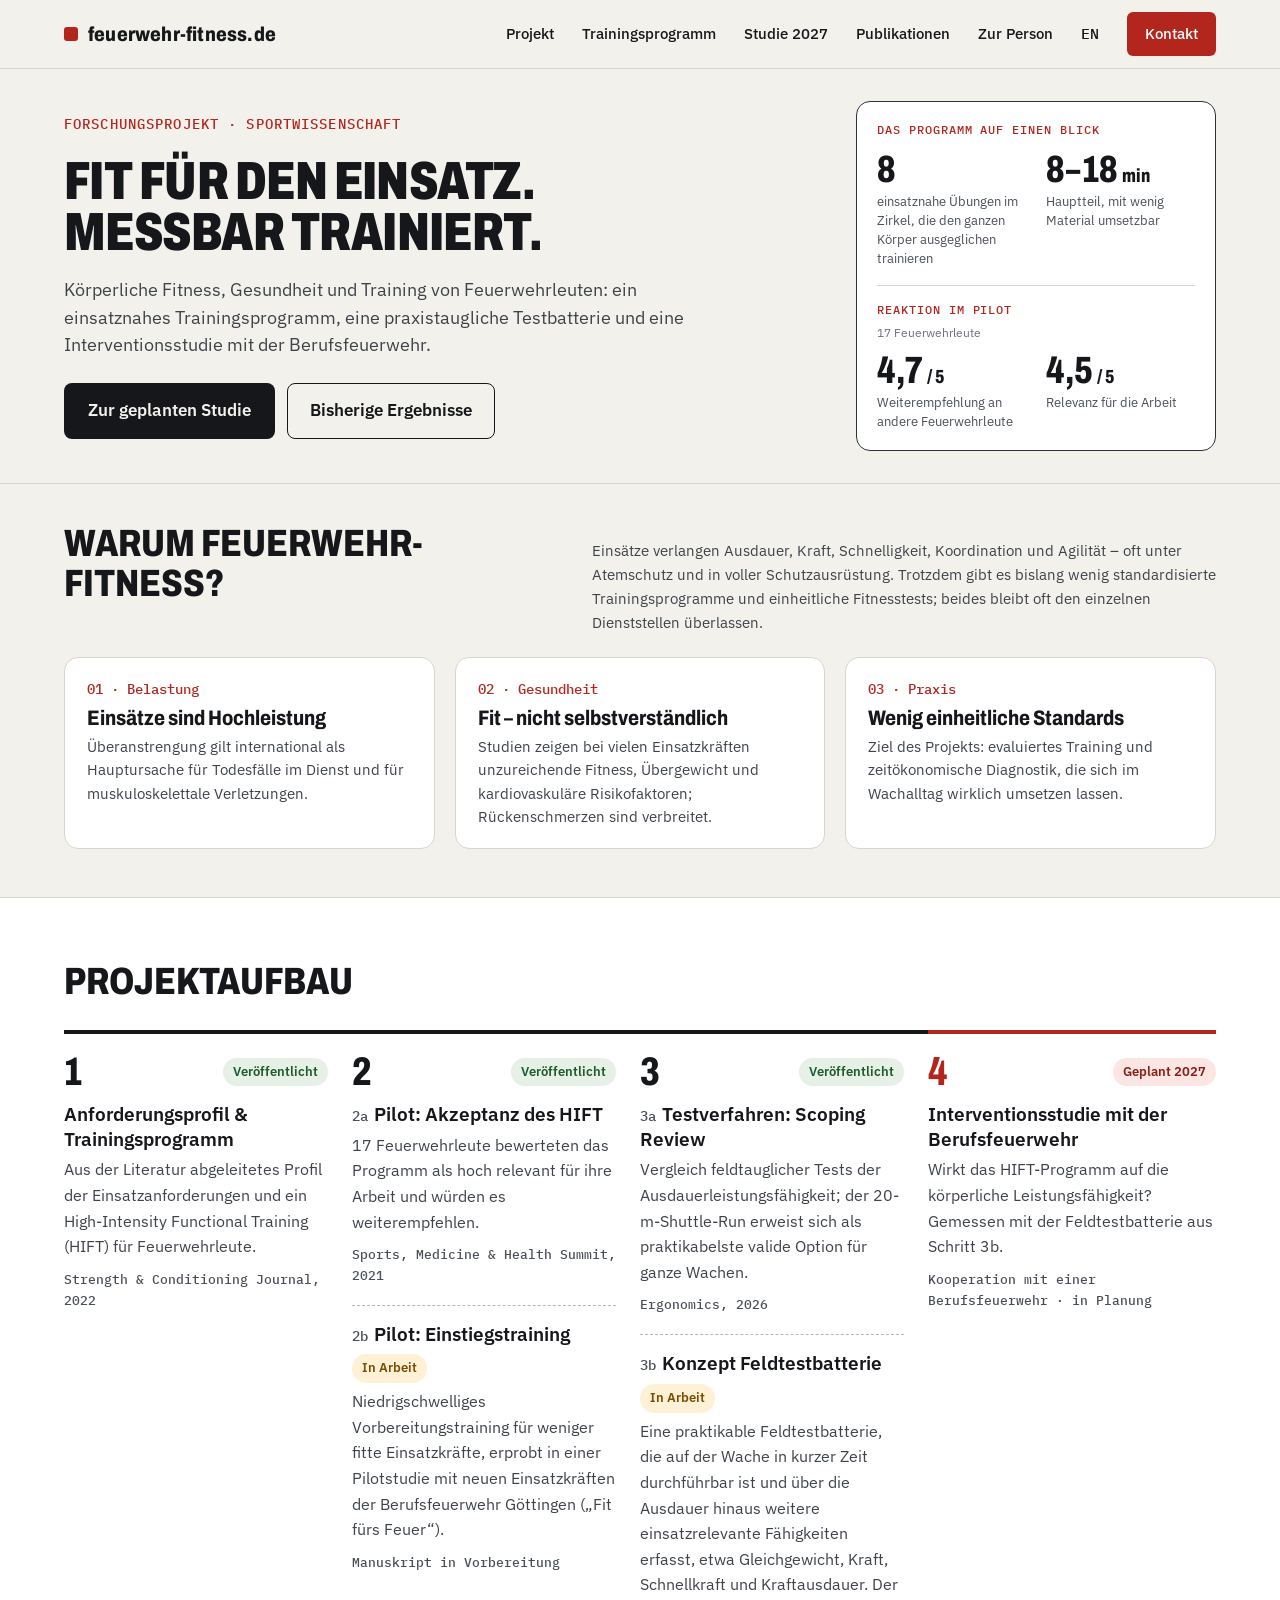
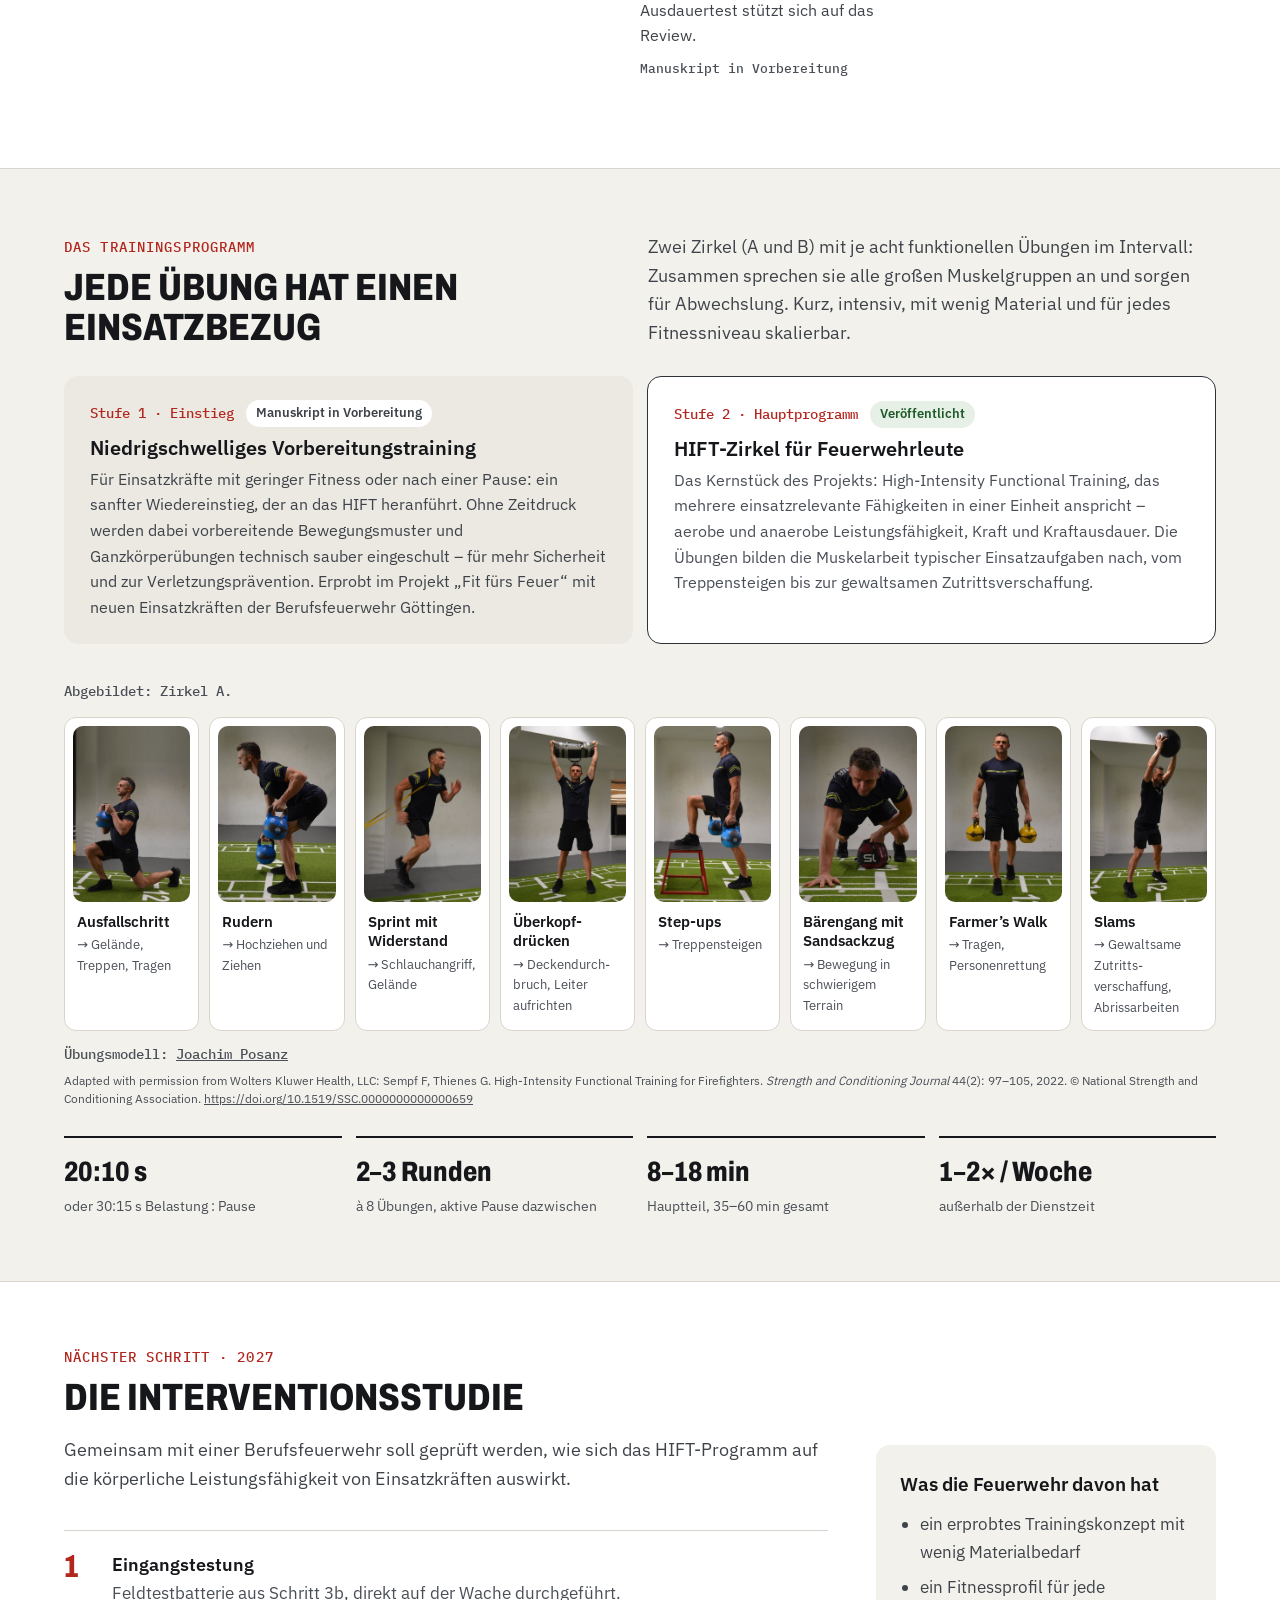
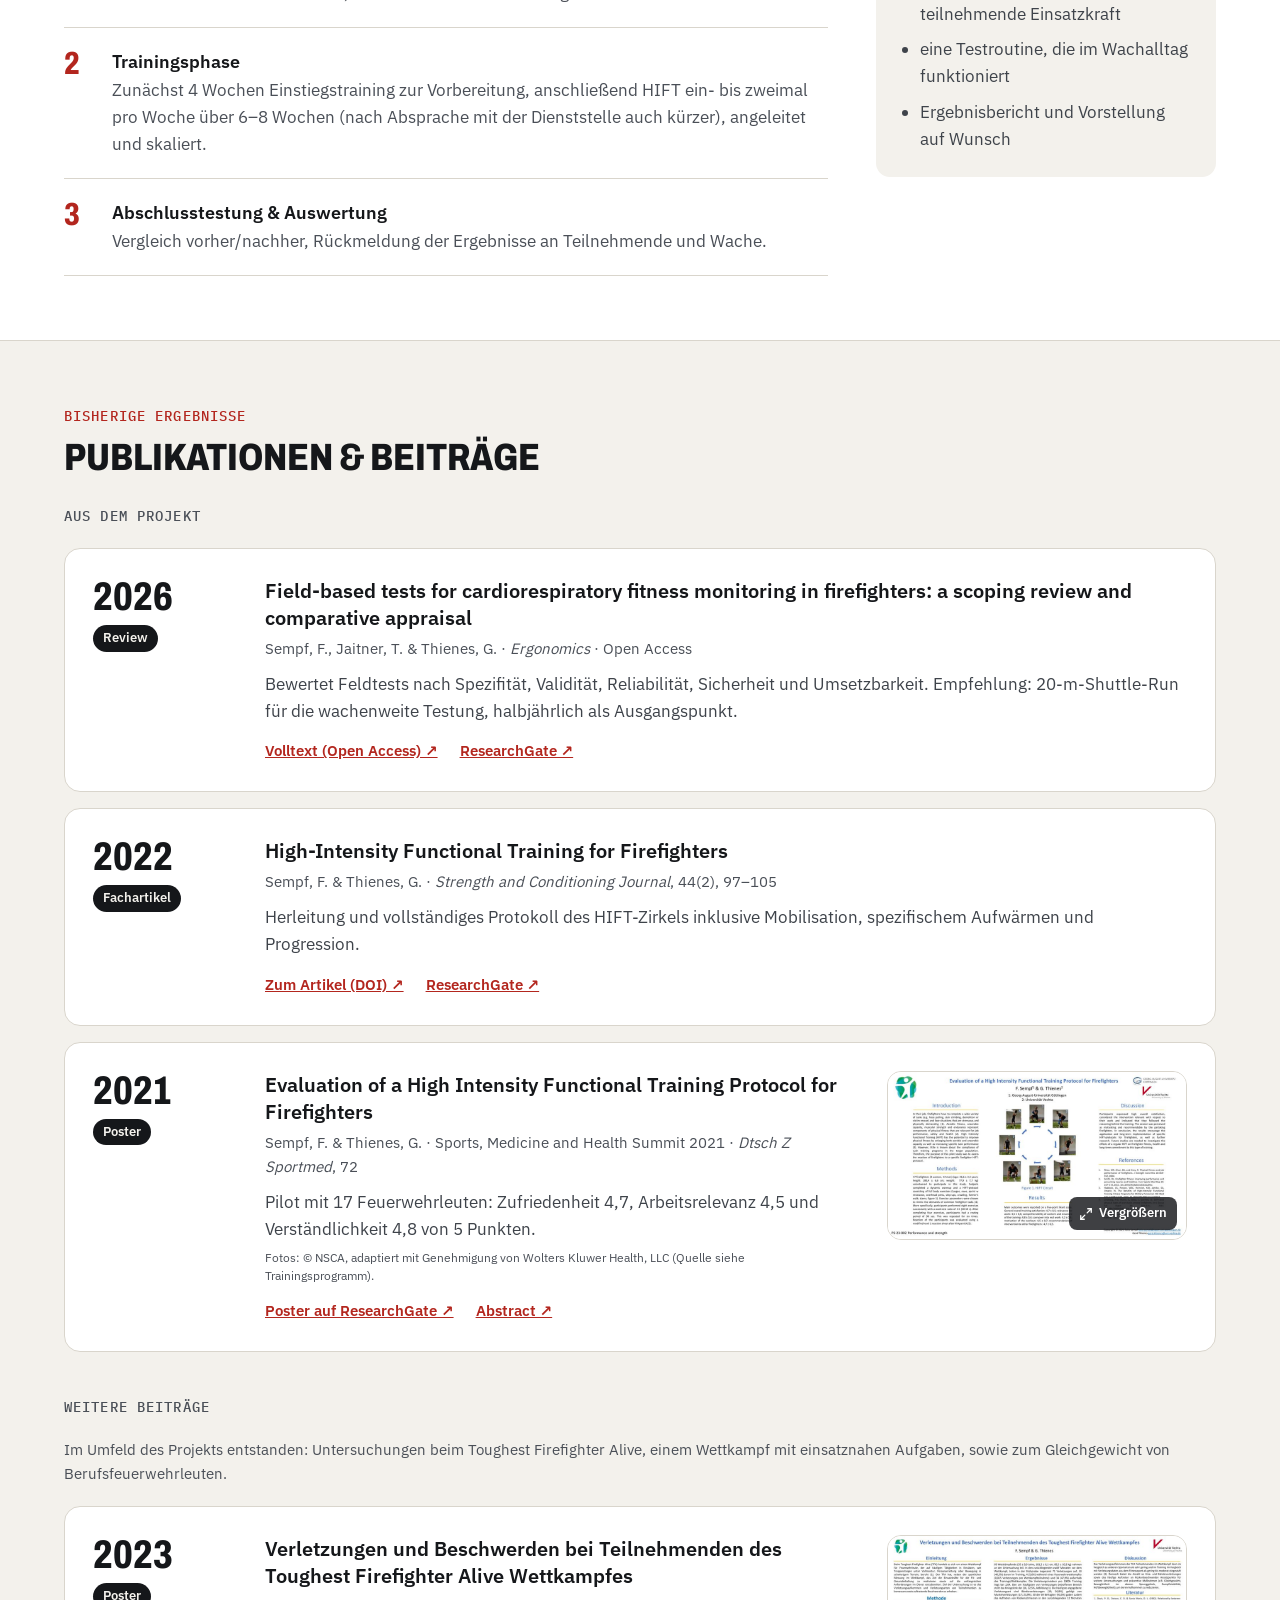
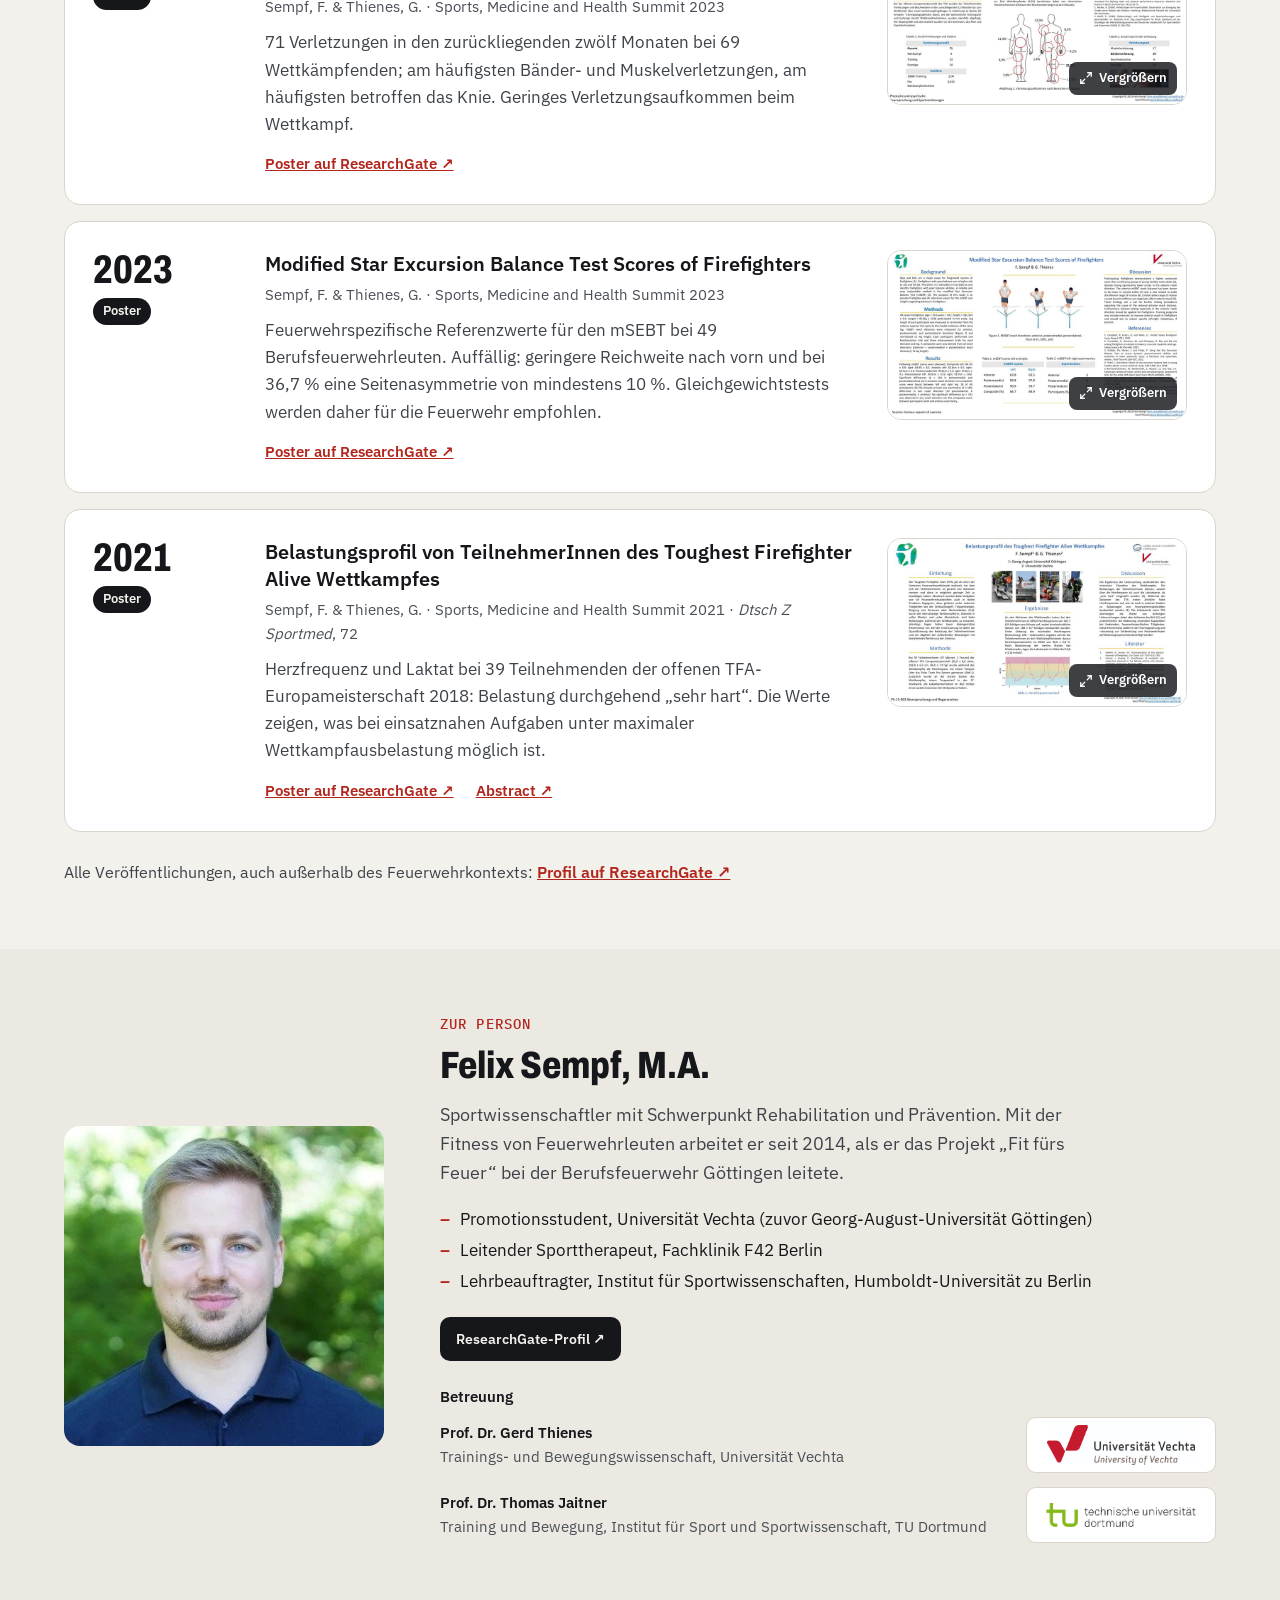
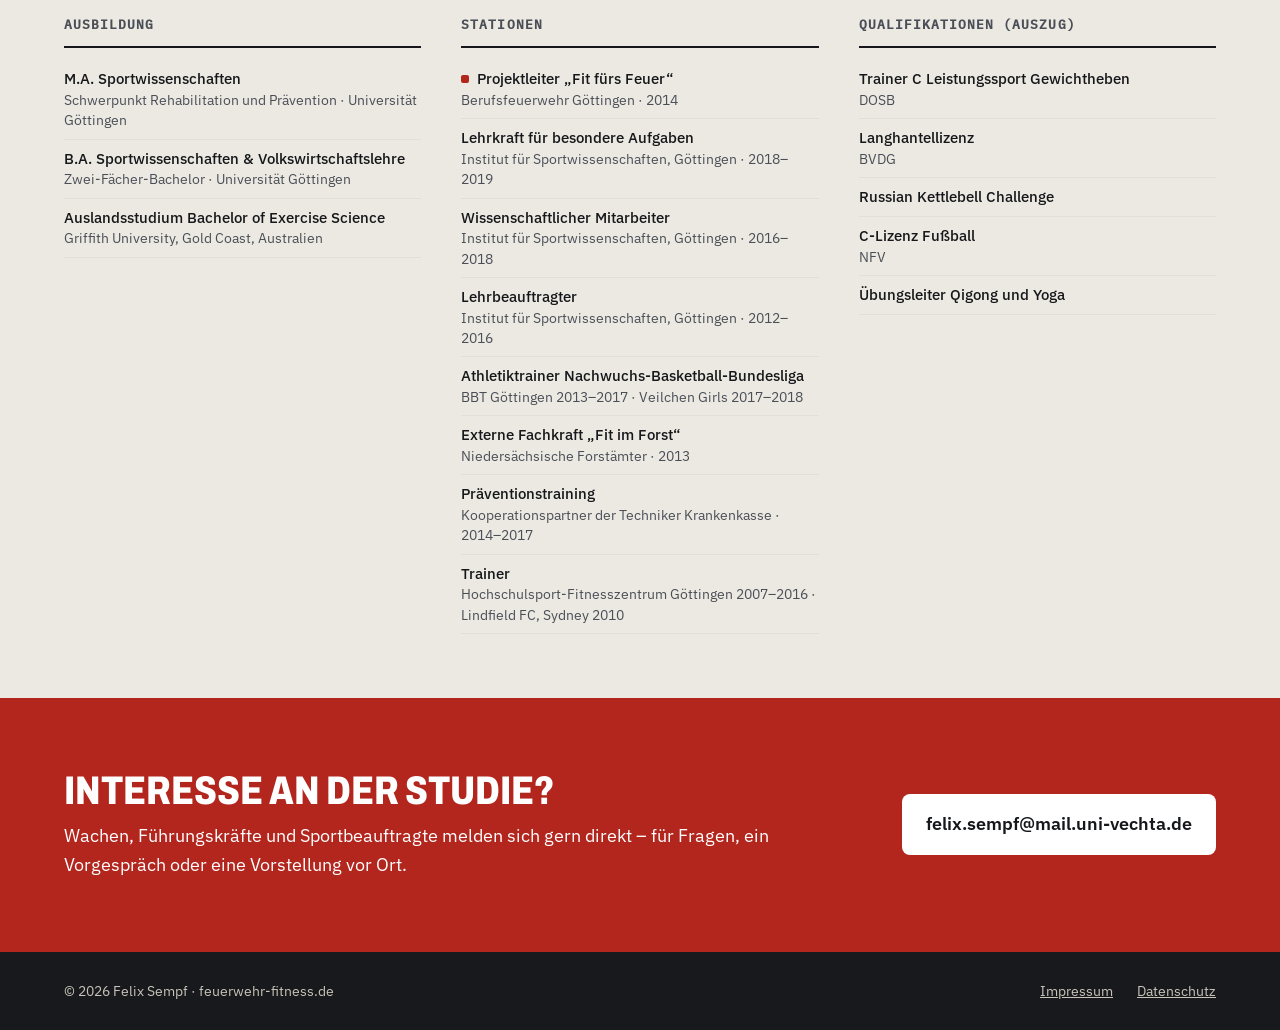
<file: index.html>
<!doctype html>
<html lang="de">
<head>
<meta charset="utf-8">
<meta name="viewport" content="width=device-width, initial-scale=1">
<title>Feuerwehr-Fitness – Körperliche Fitness, Gesundheit und Training von Feuerwehrleuten</title>
<meta name="description" content="Forschungsprojekt von Felix Sempf: einsatznahes Trainingsprogramm, praxistaugliche Testbatterie und Interventionsstudie mit einer Berufsfeuerwehr.">
<link rel="preload" href="assets/fonts/archivo.woff2" as="font" type="font/woff2" crossorigin>
<link rel="icon" href="assets/img/favicon.svg" type="image/svg+xml">
<link rel="stylesheet" href="assets/css/style.css">
<link rel="alternate" hreflang="de" href="https://feuerwehr-fitness.de/">
<link rel="alternate" hreflang="en" href="https://feuerwehr-fitness.de/en/">
<link rel="alternate" hreflang="x-default" href="https://feuerwehr-fitness.de/">
<link rel="canonical" href="https://feuerwehr-fitness.de/">
</head>
<body>
<div class="s-4fcab6" id="seite" style="background: #F3F1EC; color: #15171A; font-family: 'IBM Plex Sans', system-ui, sans-serif; font-size: 17px; line-height: 1.6">

<!-- NAV -->
<header style="border-bottom: 1px solid #D9D5CC">
<nav style="max-width: 1200px; margin: 0 auto; padding: 18px 24px; display: flex; flex-wrap: wrap; align-items: center; justify-content: space-between; gap: 12px 32px">
<a href="#top" style="display: flex; align-items: center; gap: 10px; text-decoration: none; color: #15171A">
<span style="width: 14px; height: 14px; border-radius: 3px; background: #B3261E"></span>
<span class="s-e23c64" style="font-family: 'Archivo', sans-serif; font-stretch: 85%; font-weight: 800; font-size: 20px; letter-spacing: 0.01em">feuerwehr-fitness.de</span>
</a>
<div style="display: flex; flex-wrap: wrap; gap: 4px 28px; font-size: 15px; font-weight: 500">
<a href="#projekt" style="color: #15171A; text-decoration: none; padding: 10px 0">Projekt</a>
<a href="#training" style="color: #15171A; text-decoration: none; padding: 10px 0">Trainingsprogramm</a>
<a href="#studie" style="color: #15171A; text-decoration: none; padding: 10px 0">Studie 2027</a>
<a href="#publikationen" style="color: #15171A; text-decoration: none; padding: 10px 0">Publikationen</a>
<a href="#person" style="color: #15171A; text-decoration: none; padding: 10px 0">Zur Person</a>
<a class="lang-switch" href="en/" hreflang="en" lang="en" style="color: #15171A; text-decoration: none; padding: 10px 0; font-family: 'IBM Plex Mono', monospace">EN</a><a href="#kontakt" style="color: #FFFFFF; background: #B3261E; text-decoration: none; padding: 10px 18px; border-radius: 6px">Kontakt</a>
</div>
</nav>
</header>

<!-- HERO -->
<section class="s-357fd1 s-a67437" id="top" style="max-width: 1200px; margin: 0 auto; padding: 88px 24px 72px; display: flex; flex-wrap: wrap; gap: 56px; align-items: flex-end">
<div style="flex: 999 1 560px; min-width: 0">
<p style="margin: 0 0 20px; font-family: 'IBM Plex Mono', monospace; font-size: 14px; letter-spacing: 0.08em; text-transform: uppercase; color: #B3261E">Forschungsprojekt · Sportwissenschaft</p>
<h1 style="margin: 0; font-family: 'Archivo', sans-serif; font-stretch: 75%; font-weight: 850; font-size: clamp(48px, 7vw, 92px); line-height: 0.95; letter-spacing: -0.01em; text-transform: uppercase">Fit für den Einsatz.<br>Messbar trainiert.</h1>
<p class="s-e23c64" style="margin: 28px 0 0; max-width: 620px; font-size: 20px; line-height: 1.55; color: #3E434A">Körperliche Fitness, Gesundheit und Training von Feuerwehrleuten: ein einsatznahes Trainingsprogramm, eine praxistaugliche Testbatterie und eine Interventionsstudie mit der Berufsfeuerwehr.</p>
<div class="s-a9fe08" style="margin-top: 36px; display: flex; flex-wrap: wrap; gap: 12px">
<a href="#studie" style="display: inline-block; background: #15171A; color: #F3F1EC; text-decoration: none; font-weight: 600; padding: 14px 24px; border-radius: 8px">Zur geplanten Studie</a>
<a href="#publikationen" style="display: inline-block; border: 1.5px solid #15171A; color: #15171A; text-decoration: none; font-weight: 600; padding: 12.5px 22px; border-radius: 8px">Bisherige Ergebnisse</a>
</div>
</div>
<div class="hero-card s-92d5cf s-7fd512 s-e725d4" style="flex: 1 1 340px; min-width: 0; background: #FFFFFF; color: #15171A; border: 1.5px solid #2E333A; border-radius: 16px; padding: 28px; box-sizing: border-box">
<p class="s-791bff" style="margin: 0 0 18px; font-family: 'IBM Plex Mono', monospace; font-size: 13px; letter-spacing: 0.08em; text-transform: uppercase; color: #B3261E">Das Programm auf einen Blick</p>
<div class="s-57b8ab" style="display: grid; grid-template-columns: repeat(2, minmax(0, 1fr)); gap: 24px 20px">
<div style="min-width: 0"><div class="hero-num" style="font-family: 'Archivo', sans-serif; font-stretch: 75%; font-weight: 800; font-size: clamp(36px, 10vw, 52px); line-height: 1"><span style="white-space: nowrap">8</span></div><div class="hero-desc" style="font-size: 14px; color: #4A4F57; margin-top: 6px">einsatznahe Übungen im Zirkel, die den ganzen Körper ausgeglichen trainieren</div></div>
<div style="min-width: 0"><div class="hero-num" style="font-family: 'Archivo', sans-serif; font-stretch: 75%; font-weight: 800; font-size: clamp(36px, 10vw, 52px); line-height: 1"><span style="white-space: nowrap">8–18</span><span style="font-size: 0.5em; margin-left: 4px; white-space: nowrap">min</span></div><div class="hero-desc" style="font-size: 14px; color: #4A4F57; margin-top: 6px">Hauptteil, mit wenig Material umsetzbar</div></div>
</div>
<div class="s-885560" style="margin-top: 24px; padding-top: 22px; border-top: 1px solid #D9D5CC">
<p style="margin: 0 0 4px; font-family: 'IBM Plex Mono', monospace; font-size: 13px; letter-spacing: 0.08em; text-transform: uppercase; color: #B3261E">Reaktion im Pilot</p>
<p class="s-15e20e" style="margin: 0 0 16px; font-size: 13px; color: #6B6F76">17 Feuerwehrleute</p>
<div class="s-57b8ab" style="display: grid; grid-template-columns: repeat(2, minmax(0, 1fr)); gap: 24px 20px">
<div style="min-width: 0"><div class="hero-num" style="font-family: 'Archivo', sans-serif; font-stretch: 75%; font-weight: 800; font-size: clamp(36px, 10vw, 52px); line-height: 1"><span style="white-space: nowrap">4,7</span><span style="font-size: 0.5em; margin-left: 4px; white-space: nowrap">/ 5</span></div><div class="hero-desc" style="font-size: 14px; color: #4A4F57; margin-top: 6px">Weiterempfehlung an andere Feuerwehrleute</div></div>
<div style="min-width: 0"><div class="hero-num" style="font-family: 'Archivo', sans-serif; font-stretch: 75%; font-weight: 800; font-size: clamp(36px, 10vw, 52px); line-height: 1"><span style="white-space: nowrap">4,5</span><span style="font-size: 0.5em; margin-left: 4px; white-space: nowrap">/ 5</span></div><div class="hero-desc" style="font-size: 14px; color: #4A4F57; margin-top: 6px">Relevanz für die Arbeit</div></div>
</div>
</div>
</div>
</section>

<!-- WARUM -->
<section id="projekt" style="border-top: 1px solid #D9D5CC">
<div class="s-0250e6" style="max-width: 1200px; margin: 0 auto; padding: 80px 24px">
<div class="s-1b2638 s-89fa13" style="display: flex; flex-wrap: wrap; gap: 24px 56px; align-items: baseline; margin-bottom: 44px">
<h2 class="s-b3db9d" style="flex: 1 1 320px; margin: 0; font-family: 'Archivo', sans-serif; font-stretch: 80%; font-weight: 800; font-size: 44px; line-height: 1.05; text-transform: uppercase">Warum Feuerwehr&shy;fitness?</h2>
<p class="s-276eb2" style="flex: 2 1 480px; margin: 0; font-size: 18px; color: #3E434A">Einsätze verlangen Ausdauer, Kraft, Schnelligkeit, Koordination und Agilität – oft unter Atemschutz und in voller Schutzausrüstung. Trotzdem gibt es bislang wenig standardisierte Trainingsprogramme und einheitliche Fitnesstests; beides bleibt oft den einzelnen Dienststellen überlassen.</p>
</div>
<div style="display: grid; grid-template-columns: repeat(auto-fit, minmax(260px, 1fr)); gap: 20px">
<div class="s-e725d4" style="background: #FFFFFF; border: 1px solid #D9D5CC; border-radius: 14px; padding: 28px">
<div style="font-family: 'IBM Plex Mono', monospace; font-size: 14px; color: #B3261E">01 · Belastung</div>
<h3 class="s-3ba4f4" style="margin: 10px 0 8px; font-family: 'Archivo', sans-serif; font-stretch: 85%; font-weight: 750; font-size: 24px; line-height: 1.2">Einsätze sind Hochleistung</h3>
<p style="margin: 0; color: #3E434A">Überanstrengung gilt international als Hauptursache für Todesfälle im Dienst und für muskuloskelettale Verletzungen.</p>
</div>
<div class="s-e725d4" style="background: #FFFFFF; border: 1px solid #D9D5CC; border-radius: 14px; padding: 28px">
<div style="font-family: 'IBM Plex Mono', monospace; font-size: 14px; color: #B3261E">02 · Gesundheit</div>
<h3 class="s-3ba4f4" style="margin: 10px 0 8px; font-family: 'Archivo', sans-serif; font-stretch: 85%; font-weight: 750; font-size: 24px; line-height: 1.2">Fit – nicht selbstverständlich</h3>
<p style="margin: 0; color: #3E434A">Studien zeigen bei vielen Einsatzkräften unzureichende Fitness, Übergewicht und kardiovaskuläre Risikofaktoren; Rückenschmerzen sind verbreitet.</p>
</div>
<div class="s-e725d4" style="background: #FFFFFF; border: 1px solid #D9D5CC; border-radius: 14px; padding: 28px">
<div style="font-family: 'IBM Plex Mono', monospace; font-size: 14px; color: #B3261E">03 · Praxis</div>
<h3 class="s-3ba4f4" style="margin: 10px 0 8px; font-family: 'Archivo', sans-serif; font-stretch: 85%; font-weight: 750; font-size: 24px; line-height: 1.2">Wenig einheitliche Standards</h3>
<p style="margin: 0; color: #3E434A">Ziel des Projekts: evaluiertes Training und zeitökonomische Diagnostik, die sich im Wachalltag wirklich umsetzen lassen.</p>
</div>
</div>
</div>
</section>

<!-- FAHRPLAN -->
<section style="background: #FFFFFF; border-top: 1px solid #D9D5CC; border-bottom: 1px solid #D9D5CC">
<div class="s-0250e6" style="max-width: 1200px; margin: 0 auto; padding: 80px 24px">
<h2 class="s-b3db9d s-19dd7e" style="margin: 0 0 44px; font-family: 'Archivo', sans-serif; font-stretch: 80%; font-weight: 800; font-size: 44px; line-height: 1.05; text-transform: uppercase">Projektaufbau</h2>
<div style="display: grid; grid-template-columns: repeat(auto-fit, minmax(240px, 1fr)); gap: 0">
<div style="padding: 0 24px 24px 0; border-top: 4px solid #15171A">
<div style="display: flex; justify-content: space-between; align-items: center; margin: 18px 0 10px"><span class="s-de22bb" style="font-family: 'Archivo', sans-serif; font-stretch: 75%; font-weight: 800; font-size: 40px; line-height: 1">1</span><span style="font-size: 13px; font-weight: 600; background: #E7F0E6; color: #1E5A2A; padding: 4px 10px; border-radius: 99px">Veröffentlicht</span></div>
<h3 style="margin: 0 0 6px; font-size: 19px; line-height: 1.3">Anforderungsprofil &amp; Trainingsprogramm</h3>
<p style="margin: 0 0 10px; color: #3E434A; font-size: 16px">Aus der Literatur abgeleitetes Profil der Einsatzanforderungen und ein High-Intensity Functional Training (HIFT) für Feuerwehrleute.</p>
<p style="margin: 0; font-family: 'IBM Plex Mono', monospace; font-size: 13px; color: #4A4F57">Strength &amp; Conditioning Journal, 2022</p>
</div>
<div style="padding: 0 24px 24px 0; border-top: 4px solid #15171A">
<div style="display: flex; justify-content: space-between; align-items: center; margin: 18px 0 10px"><span class="s-de22bb" style="font-family: 'Archivo', sans-serif; font-stretch: 75%; font-weight: 800; font-size: 40px; line-height: 1">2</span><span style="font-size: 13px; font-weight: 600; background: #E7F0E6; color: #1E5A2A; padding: 4px 10px; border-radius: 99px">Veröffentlicht</span></div>
<h3 style="margin: 0 0 6px; font-size: 19px; line-height: 1.3"><span style="font-family: 'IBM Plex Mono', monospace; font-size: 14px; font-weight: 500; color: #4A4F57; margin-right: 6px">2a</span>Pilot: Akzeptanz des HIFT</h3>
<p style="margin: 0 0 10px; color: #3E434A; font-size: 16px">17 Feuerwehrleute bewerteten das Programm als hoch relevant für ihre Arbeit und würden es weiterempfehlen.</p>
<p style="margin: 0; font-family: 'IBM Plex Mono', monospace; font-size: 13px; color: #4A4F57">Sports, Medicine &amp; Health Summit, 2021</p>
<div style="margin-top: 18px; padding-top: 16px; border-top: 1px dashed #B9B3A7">
<div style="display: flex; flex-wrap: wrap; justify-content: space-between; align-items: center; gap: 8px; margin-bottom: 6px"><h3 style="margin: 0; font-size: 19px; line-height: 1.3"><span style="font-family: 'IBM Plex Mono', monospace; font-size: 14px; font-weight: 500; color: #4A4F57; margin-right: 6px">2b</span>Pilot: Einstiegstraining</h3><span style="font-size: 13px; font-weight: 600; background: #FFF1D6; color: #7A4B00; padding: 4px 10px; border-radius: 99px">In Arbeit</span></div>
<p style="margin: 0 0 10px; color: #3E434A; font-size: 16px">Niedrigschwelliges Vorbereitungstraining für weniger fitte Einsatzkräfte, erprobt in einer Pilotstudie mit neuen Einsatzkräften der Berufsfeuerwehr Göttingen („Fit fürs Feuer“).</p>
<p style="margin: 0; font-family: 'IBM Plex Mono', monospace; font-size: 13px; color: #4A4F57">Manuskript in Vorbereitung</p>
</div>
</div>
<div style="padding: 0 24px 24px 0; border-top: 4px solid #15171A">
<div style="display: flex; justify-content: space-between; align-items: center; margin: 18px 0 10px"><span class="s-de22bb" style="font-family: 'Archivo', sans-serif; font-stretch: 75%; font-weight: 800; font-size: 40px; line-height: 1">3</span><span style="font-size: 13px; font-weight: 600; background: #E7F0E6; color: #1E5A2A; padding: 4px 10px; border-radius: 99px">Veröffentlicht</span></div>
<h3 style="margin: 0 0 6px; font-size: 19px; line-height: 1.3"><span style="font-family: 'IBM Plex Mono', monospace; font-size: 14px; font-weight: 500; color: #4A4F57; margin-right: 6px">3a</span>Testverfahren: Scoping Review</h3>
<p style="margin: 0 0 10px; color: #3E434A; font-size: 16px">Vergleich feldtauglicher Tests der Ausdauerleistungsfähigkeit; der 20-m-Shuttle-Run erweist sich als praktikabelste valide Option für ganze Wachen.</p>
<p style="margin: 0; font-family: 'IBM Plex Mono', monospace; font-size: 13px; color: #4A4F57">Ergonomics, 2026</p>
<div style="margin-top: 18px; padding-top: 16px; border-top: 1px dashed #B9B3A7">
<div style="display: flex; flex-wrap: wrap; justify-content: space-between; align-items: center; gap: 8px; margin-bottom: 6px"><h3 style="margin: 0; font-size: 19px; line-height: 1.3"><span style="font-family: 'IBM Plex Mono', monospace; font-size: 14px; font-weight: 500; color: #4A4F57; margin-right: 6px">3b</span>Konzept Feldtestbatterie</h3><span style="font-size: 13px; font-weight: 600; background: #FFF1D6; color: #7A4B00; padding: 4px 10px; border-radius: 99px">In Arbeit</span></div>
<p style="margin: 0 0 10px; color: #3E434A; font-size: 16px">Eine praktikable Feldtestbatterie, die auf der Wache in kurzer Zeit durchführbar ist und über die Ausdauer hinaus weitere einsatzrelevante Fähigkeiten erfasst, etwa Gleichgewicht, Kraft, Schnellkraft und Kraftausdauer. Der Ausdauertest stützt sich auf das Review.</p>
<p style="margin: 0; font-family: 'IBM Plex Mono', monospace; font-size: 13px; color: #4A4F57">Manuskript in Vorbereitung</p>
</div>
</div>
<div style="padding: 0 0 24px 0; border-top: 4px solid #B3261E">
<div style="display: flex; justify-content: space-between; align-items: center; margin: 18px 0 10px"><span class="s-de22bb" style="font-family: 'Archivo', sans-serif; font-stretch: 75%; font-weight: 800; font-size: 40px; line-height: 1; color: #B3261E">4</span><span style="font-size: 13px; font-weight: 600; background: #FBE6E3; color: #8A1D16; padding: 4px 10px; border-radius: 99px">Geplant 2027</span></div>
<h3 style="margin: 0 0 6px; font-size: 19px; line-height: 1.3">Interventionsstudie mit der Berufsfeuerwehr</h3>
<p style="margin: 0 0 10px; color: #3E434A; font-size: 16px">Wirkt das HIFT-Programm auf die körperliche Leistungsfähigkeit? Gemessen mit der Feldtestbatterie aus Schritt 3b.</p>
<p style="margin: 0; font-family: 'IBM Plex Mono', monospace; font-size: 13px; color: #4A4F57">Kooperation mit einer Berufsfeuerwehr · in Planung</p>
</div>
</div>
</div>
</section>

<!-- TRAINING -->
<section id="training">
<div class="s-0250e6" style="max-width: 1200px; margin: 0 auto; padding: 80px 24px">
<div class="s-1b2638 s-28f837" style="display: flex; flex-wrap: wrap; gap: 24px 56px; align-items: flex-end; margin-bottom: 40px">
<div style="flex: 1 1 380px">
<p style="margin: 0 0 10px; font-family: 'IBM Plex Mono', monospace; font-size: 14px; letter-spacing: 0.08em; text-transform: uppercase; color: #B3261E">Das Trainingsprogramm</p>
<h2 class="s-b3db9d" style="margin: 0; font-family: 'Archivo', sans-serif; font-stretch: 80%; font-weight: 800; font-size: 44px; line-height: 1.05; text-transform: uppercase">Jede Übung hat einen Einsatz&shy;bezug</h2>
</div>
<p class="s-276eb2" style="flex: 1 1 420px; margin: 0; font-size: 18px; color: #3E434A">Zwei Zirkel (A und B) mit je acht funktionellen Übungen im Intervall: Zusammen sprechen sie alle großen Muskelgruppen an und sorgen für Abwechslung. Kurz, intensiv, mit wenig Material und für jedes Fitnessniveau skalierbar.</p>
</div>
<div style="display: flex; flex-wrap: wrap; gap: 14px; margin-bottom: 36px">
<div style="flex: 1 1 380px; background: #ECE9E2; border-radius: 14px; padding: 24px 26px">
<div style="display: flex; flex-wrap: wrap; gap: 8px 12px; align-items: center; margin-bottom: 8px"><span style="font-family: 'IBM Plex Mono', monospace; font-size: 14px; color: #B3261E">Stufe 1 · Einstieg</span><span style="font-size: 13px; font-weight: 600; background: #FFFFFF; color: #3E434A; padding: 3px 10px; border-radius: 99px">Manuskript in Vorbereitung</span></div>
<h3 class="s-e23c64" style="margin: 0 0 6px; font-size: 20px; line-height: 1.3">Niedrigschwelliges Vorbereitungstraining</h3>
<p style="margin: 0; color: #3E434A; font-size: 16px">Für Einsatzkräfte mit geringer Fitness oder nach einer Pause: ein sanfter Wiedereinstieg, der an das HIFT heranführt. Ohne Zeitdruck werden dabei vorbereitende Bewegungsmuster und Ganzkörperübungen technisch sauber eingeschult – für mehr Sicherheit und zur Verletzungsprävention. Erprobt im Projekt „Fit fürs Feuer“ mit neuen Einsatzkräften der Berufsfeuerwehr Göttingen.</p>
</div>
<div style="flex: 1 1 380px; background: #FFFFFF; color: #15171A; border: 1.5px solid #2E333A; border-radius: 14px; padding: 24px 26px">
<div style="display: flex; flex-wrap: wrap; gap: 8px 12px; align-items: center; margin-bottom: 8px"><span style="font-family: 'IBM Plex Mono', monospace; font-size: 14px; color: #B3261E">Stufe 2 · Hauptprogramm</span><span style="font-size: 13px; font-weight: 600; background: #E7F0E6; color: #1E5A2A; padding: 3px 10px; border-radius: 99px">Veröffentlicht</span></div>
<h3 class="s-e23c64" style="margin: 0 0 6px; font-size: 20px; line-height: 1.3">HIFT-Zirkel für Feuerwehrleute</h3>
<p style="margin: 0; color: #4A4F57; font-size: 16px">Das Kernstück des Projekts: High-Intensity Functional Training, das mehrere einsatzrelevante Fähigkeiten in einer Einheit anspricht – aerobe und anaerobe Leistungsfähigkeit, Kraft und Kraftausdauer. Die Übungen bilden die Muskelarbeit typischer Einsatzaufgaben nach, vom Treppensteigen bis zur gewaltsamen Zutrittsverschaffung.</p>
</div>
</div>
<p style="margin: 0 0 14px; font-family: 'IBM Plex Mono', monospace; font-size: 14px; color: #4A4F57">Abgebildet: Zirkel A.</p>
<div class="ex-grid" style="display: grid; gap: 10px">

<div class="ex-card" style="background: #FFFFFF; border: 1px solid #D9D5CC; border-radius: 12px; padding: 8px; display: flex; flex-direction: column; gap: 10px">
<img class="ex-img" src="assets/img/hift-1.jpg" loading="lazy" alt="Ausfallschritt" style="width: 100%; height: auto; object-fit: cover; border-radius: 10px; display: block; background: #ECE9E2">
<div class="ex-text" style="padding: 0 4px 4px">
<div class="ex-name" style="font-weight: 600; line-height: 1.3">Ausfallschritt</div>
<div class="ex-task" style="color: #4A4F57; margin-top: 4px">→ Gelände, Treppen, Tragen</div>
</div>
</div>

<div class="ex-card" style="background: #FFFFFF; border: 1px solid #D9D5CC; border-radius: 12px; padding: 8px; display: flex; flex-direction: column; gap: 10px">
<img class="ex-img" src="assets/img/hift-2.jpg" loading="lazy" alt="Rudern" style="width: 100%; height: auto; object-fit: cover; border-radius: 10px; display: block; background: #ECE9E2">
<div class="ex-text" style="padding: 0 4px 4px">
<div class="ex-name" style="font-weight: 600; line-height: 1.3">Rudern</div>
<div class="ex-task" style="color: #4A4F57; margin-top: 4px">→ Hochziehen und Ziehen</div>
</div>
</div>

<div class="ex-card" style="background: #FFFFFF; border: 1px solid #D9D5CC; border-radius: 12px; padding: 8px; display: flex; flex-direction: column; gap: 10px">
<img class="ex-img" src="assets/img/hift-3.jpg" loading="lazy" alt="Sprint mit Widerstand" style="width: 100%; height: auto; object-fit: cover; border-radius: 10px; display: block; background: #ECE9E2">
<div class="ex-text" style="padding: 0 4px 4px">
<div class="ex-name" style="font-weight: 600; line-height: 1.3">Sprint mit Widerstand</div>
<div class="ex-task" style="color: #4A4F57; margin-top: 4px">→ Schlauch­angriff, Gelände</div>
</div>
</div>

<div class="ex-card" style="background: #FFFFFF; border: 1px solid #D9D5CC; border-radius: 12px; padding: 8px; display: flex; flex-direction: column; gap: 10px">
<img class="ex-img" src="assets/img/hift-4.jpg" loading="lazy" alt="Überkopf­drücken" style="width: 100%; height: auto; object-fit: cover; border-radius: 10px; display: block; background: #ECE9E2">
<div class="ex-text" style="padding: 0 4px 4px">
<div class="ex-name" style="font-weight: 600; line-height: 1.3">Überkopf­drücken</div>
<div class="ex-task" style="color: #4A4F57; margin-top: 4px">→ Decken­durch­bruch, Leiter aufrichten</div>
</div>
</div>

<div class="ex-card" style="background: #FFFFFF; border: 1px solid #D9D5CC; border-radius: 12px; padding: 8px; display: flex; flex-direction: column; gap: 10px">
<img class="ex-img" src="assets/img/hift-5.jpg" loading="lazy" alt="Step-ups" style="width: 100%; height: auto; object-fit: cover; border-radius: 10px; display: block; background: #ECE9E2">
<div class="ex-text" style="padding: 0 4px 4px">
<div class="ex-name" style="font-weight: 600; line-height: 1.3">Step-ups</div>
<div class="ex-task" style="color: #4A4F57; margin-top: 4px">→ Treppen­steigen</div>
</div>
</div>

<div class="ex-card" style="background: #FFFFFF; border: 1px solid #D9D5CC; border-radius: 12px; padding: 8px; display: flex; flex-direction: column; gap: 10px">
<img class="ex-img" src="assets/img/hift-6.jpg" loading="lazy" alt="Bärengang mit Sandsack­zug" style="width: 100%; height: auto; object-fit: cover; border-radius: 10px; display: block; background: #ECE9E2">
<div class="ex-text" style="padding: 0 4px 4px">
<div class="ex-name" style="font-weight: 600; line-height: 1.3">Bärengang mit Sandsack­zug</div>
<div class="ex-task" style="color: #4A4F57; margin-top: 4px">→ Bewegung in schwierigem Terrain</div>
</div>
</div>

<div class="ex-card" style="background: #FFFFFF; border: 1px solid #D9D5CC; border-radius: 12px; padding: 8px; display: flex; flex-direction: column; gap: 10px">
<img class="ex-img" src="assets/img/hift-7.jpg" loading="lazy" alt="Farmer’s Walk" style="width: 100%; height: auto; object-fit: cover; border-radius: 10px; display: block; background: #ECE9E2">
<div class="ex-text" style="padding: 0 4px 4px">
<div class="ex-name" style="font-weight: 600; line-height: 1.3">Farmer’s Walk</div>
<div class="ex-task" style="color: #4A4F57; margin-top: 4px">→ Tragen, Personen­rettung</div>
</div>
</div>

<div class="ex-card" style="background: #FFFFFF; border: 1px solid #D9D5CC; border-radius: 12px; padding: 8px; display: flex; flex-direction: column; gap: 10px">
<img class="ex-img" src="assets/img/hift-8.jpg" loading="lazy" alt="Slams" style="width: 100%; height: auto; object-fit: cover; border-radius: 10px; display: block; background: #ECE9E2">
<div class="ex-text" style="padding: 0 4px 4px">
<div class="ex-name" style="font-weight: 600; line-height: 1.3">Slams</div>
<div class="ex-task" style="color: #4A4F57; margin-top: 4px">→ Gewaltsame Zutritts­verschaffung, Abriss­arbeiten</div>
</div>
</div>

</div>
<p style="margin: 12px 0 0; font-family: 'IBM Plex Mono', monospace; font-size: 14px; color: #4A4F57">Übungsmodell: <a href="https://www.instagram.com/joachim_posanz/" style="color: #4A4F57">Joachim Posanz</a></p><p style="margin: 6px 0 0; font-size: 12px; line-height: 1.5; color: #4A4F57">Adapted with permission from Wolters Kluwer Health, LLC: Sempf F, Thienes G. High-Intensity Functional Training for Firefighters. <i>Strength and Conditioning Journal</i> 44(2): 97–105, 2022. © National Strength and Conditioning Association. <a href="https://doi.org/10.1519/SSC.0000000000000659" style="color: #4A4F57">https://doi.org/10.1519/SSC.0000000000000659</a></p>
<div style="margin-top: 28px; display: grid; grid-template-columns: repeat(auto-fit, minmax(140px, 1fr)); gap: 14px">
<div style="border-top: 2px solid #15171A; padding-top: 12px"><div class="s-9e28e4" style="font-family: 'Archivo', sans-serif; font-stretch: 80%; font-weight: 800; font-size: 28px">20:10 s</div><div style="font-size: 14px; color: #4A4F57">oder 30:15 s Belastung : Pause</div></div>
<div style="border-top: 2px solid #15171A; padding-top: 12px"><div class="s-9e28e4" style="font-family: 'Archivo', sans-serif; font-stretch: 80%; font-weight: 800; font-size: 28px">2–3 Runden</div><div style="font-size: 14px; color: #4A4F57">à 8 Übungen, aktive Pause dazwischen</div></div>
<div style="border-top: 2px solid #15171A; padding-top: 12px"><div class="s-9e28e4" style="font-family: 'Archivo', sans-serif; font-stretch: 80%; font-weight: 800; font-size: 28px">8–18 min</div><div style="font-size: 14px; color: #4A4F57">Hauptteil, 35–60 min gesamt</div></div>
<div style="border-top: 2px solid #15171A; padding-top: 12px"><div class="s-9e28e4" style="font-family: 'Archivo', sans-serif; font-stretch: 80%; font-weight: 800; font-size: 28px">1–2× / Woche</div><div style="font-size: 14px; color: #4A4F57">außerhalb der Dienstzeit</div></div>
</div>
</div>
</section>

<!-- STUDIE -->
<section id="studie" style="background: #FFFFFF; border-top: 1px solid #D9D5CC; border-bottom: 1px solid #D9D5CC">
<div class="s-02893c s-a67437" style="max-width: 1200px; margin: 0 auto; padding: 88px 24px; display: flex; flex-wrap: wrap; gap: 48px">
<div style="flex: 999 1 520px; min-width: 0">
<p style="margin: 0 0 10px; font-family: 'IBM Plex Mono', monospace; font-size: 14px; letter-spacing: 0.08em; text-transform: uppercase; color: #B3261E">Nächster Schritt · 2027</p>
<h2 class="s-b3db9d s-791bff" style="margin: 0 0 18px; font-family: 'Archivo', sans-serif; font-stretch: 80%; font-weight: 800; font-size: 44px; line-height: 1.05; text-transform: uppercase">Die Interventions&shy;studie</h2>
<p class="s-276eb2" style="margin: 0 0 36px; font-size: 18px; color: #3E434A">Gemeinsam mit einer Berufsfeuerwehr soll geprüft werden, wie sich das HIFT-Programm auf die körperliche Leistungsfähigkeit von Einsatzkräften auswirkt.</p>
<ol style="margin: 0; padding: 0; list-style: none; display: flex; flex-direction: column; gap: 0">
<li style="display: flex; gap: 20px; padding: 20px 0; border-top: 1px solid #D9D5CC"><span class="s-f584f0" style="font-family: 'Archivo', sans-serif; font-stretch: 75%; font-weight: 800; font-size: 32px; line-height: 1; color: #B3261E; min-width: 28px">1</span><div><div class="s-276eb2" style="font-weight: 600; font-size: 18px">Eingangstestung</div><div style="color: #4A4F57">Feldtestbatterie aus Schritt 3b, direkt auf der Wache durchgeführt.</div></div></li>
<li style="display: flex; gap: 20px; padding: 20px 0; border-top: 1px solid #D9D5CC"><span class="s-f584f0" style="font-family: 'Archivo', sans-serif; font-stretch: 75%; font-weight: 800; font-size: 32px; line-height: 1; color: #B3261E; min-width: 28px">2</span><div><div class="s-276eb2" style="font-weight: 600; font-size: 18px">Trainingsphase</div><div style="color: #4A4F57">Zunächst 4 Wochen Einstiegstraining zur Vorbereitung, anschließend HIFT ein- bis zweimal pro Woche über 6–8 Wochen (nach Absprache mit der Dienststelle auch kürzer), angeleitet und skaliert.</div></div></li>
<li style="display: flex; gap: 20px; padding: 20px 0; border-top: 1px solid #D9D5CC; border-bottom: 1px solid #D9D5CC"><span class="s-f584f0" style="font-family: 'Archivo', sans-serif; font-stretch: 75%; font-weight: 800; font-size: 32px; line-height: 1; color: #B3261E; min-width: 28px">3</span><div><div class="s-276eb2" style="font-weight: 600; font-size: 18px">Abschlusstestung &amp; Auswertung</div><div style="color: #4A4F57">Vergleich vorher/nachher, Rückmeldung der Ergebnisse an Teilnehmende und Wache.</div></div></li>
</ol>
</div>
<div class="s-7fd512" style="flex: 1 1 340px; min-width: 0; display: flex; flex-direction: column; gap: 20px">
<div style="background: #F3F1EC; border-radius: 14px; padding: 24px">
<h3 style="margin: 0 0 12px; font-size: 19px">Was die Feuerwehr davon hat</h3>
<ul style="margin: 0; padding-left: 20px; color: #3E434A; display: flex; flex-direction: column; gap: 8px">
<li>ein erprobtes Trainingskonzept mit wenig Materialbedarf</li>
<li>ein Fitnessprofil für jede teilnehmende Einsatzkraft</li>
<li>eine Testroutine, die im Wachalltag funktioniert</li>
<li>Ergebnisbericht und Vorstellung auf Wunsch</li>
</ul>
</div>
</div>
</div>
</section>

<!-- PUBLIKATIONEN -->
<section id="publikationen">
<div class="s-a67437" style="max-width: 1200px; margin: 0 auto; padding: 88px 24px">
<p style="margin: 0 0 10px; font-family: 'IBM Plex Mono', monospace; font-size: 14px; letter-spacing: 0.08em; text-transform: uppercase; color: #B3261E">Bisherige Ergebnisse</p>
<h2 class="s-b3db9d s-b309b2" style="margin: 0 0 40px; font-family: 'Archivo', sans-serif; font-stretch: 80%; font-weight: 800; font-size: 44px; line-height: 1.05; text-transform: uppercase">Publikationen &amp; Beiträge</h2>
<div style="display: flex; flex-direction: column; gap: 16px">

<h3 style="margin: 0 0 4px; font-family: 'IBM Plex Mono', monospace; font-size: 14px; font-weight: 500; letter-spacing: 0.08em; text-transform: uppercase; color: #4A4F57">Aus dem Projekt</h3>



<article class="pub s-e725d4" style="background: #FFFFFF; border: 1px solid #D9D5CC; border-radius: 16px; padding: 28px; display: flex; flex-wrap: wrap; gap: 16px 32px">
<div class="pub-year" style="flex: 0 0 140px"><div class="s-de22bb" style="font-family: 'Archivo', sans-serif; font-stretch: 75%; font-weight: 800; font-size: 40px; line-height: 1">2026</div><div style="margin-top: 8px; display: inline-block; font-size: 13px; font-weight: 600; background: #15171A; color: #F3F1EC; padding: 3px 10px; border-radius: 99px">Review</div></div>
<div class="pub-body" style="flex: 999 1 480px; min-width: 0">
<h3 class="s-e23c64" style="margin: 0 0 6px; font-size: 20px; line-height: 1.35">Field-based tests for cardiorespiratory fitness monitoring in firefighters: a scoping review and comparative appraisal</h3>
<p style="margin: 0 0 10px; font-size: 15px; color: #4A4F57">Sempf, F., Jaitner, T. &amp; Thienes, G. · <em>Ergonomics</em> · Open Access</p>
<p class="pub-desc" style="margin: 0 0 14px; color: #3E434A">Bewertet Feldtests nach Spezifität, Validität, Reliabilität, Sicherheit und Umsetzbarkeit. Empfehlung: 20-m-Shuttle-Run für die wachenweite Testung, halbjährlich als Ausgangspunkt.</p>
<div style="display: flex; flex-wrap: wrap; gap: 6px 22px; margin-top: 14px"><a href="https://doi.org/10.1080/00140139.2026.2715044" style="font-weight: 600; font-size: 15px">Volltext (Open Access) ↗</a><a href="https://www.researchgate.net/publication/412316333_Field-based_tests_for_cardiorespiratory_fitness_monitoring_in_firefighters_a_scoping_review_and_comparative_appraisal" style="font-weight: 600; font-size: 15px">ResearchGate ↗</a></div>

<input type="checkbox" id="pub-more-3" class="pub-cb"><label for="pub-more-3" class="pub-toggle"></label>
</div>
</article>

<article class="pub s-e725d4" style="background: #FFFFFF; border: 1px solid #D9D5CC; border-radius: 16px; padding: 28px; display: flex; flex-wrap: wrap; gap: 16px 32px">
<div class="pub-year" style="flex: 0 0 140px"><div class="s-de22bb" style="font-family: 'Archivo', sans-serif; font-stretch: 75%; font-weight: 800; font-size: 40px; line-height: 1">2022</div><div style="margin-top: 8px; display: inline-block; font-size: 13px; font-weight: 600; background: #15171A; color: #F3F1EC; padding: 3px 10px; border-radius: 99px">Fachartikel</div></div>
<div class="pub-body" style="flex: 999 1 480px; min-width: 0">
<h3 class="s-e23c64" style="margin: 0 0 6px; font-size: 20px; line-height: 1.35">High-Intensity Functional Training for Firefighters</h3>
<p style="margin: 0 0 10px; font-size: 15px; color: #4A4F57">Sempf, F. &amp; Thienes, G. · <em>Strength and Conditioning Journal</em>, 44(2), 97–105</p>
<p class="pub-desc" style="margin: 0 0 14px; color: #3E434A">Herleitung und vollständiges Protokoll des HIFT-Zirkels inklusive Mobilisation, spezifischem Aufwärmen und Progression.</p>
<div style="display: flex; flex-wrap: wrap; gap: 6px 22px; margin-top: 14px"><a href="https://doi.org/10.1519/SSC.0000000000000659" style="font-weight: 600; font-size: 15px">Zum Artikel (DOI) ↗</a><a href="https://www.researchgate.net/publication/352709676_High-Intensity_Functional_Training_for_Firefighters" style="font-weight: 600; font-size: 15px">ResearchGate ↗</a></div>

<input type="checkbox" id="pub-more-4" class="pub-cb"><label for="pub-more-4" class="pub-toggle"></label>
</div>
</article>

<article class="pub s-e725d4" style="background: #FFFFFF; border: 1px solid #D9D5CC; border-radius: 16px; padding: 28px; display: flex; flex-wrap: wrap; gap: 16px 32px">
<div class="pub-year" style="flex: 0 0 140px"><div class="s-de22bb" style="font-family: 'Archivo', sans-serif; font-stretch: 75%; font-weight: 800; font-size: 40px; line-height: 1">2021</div><div style="margin-top: 8px; display: inline-block; font-size: 13px; font-weight: 600; background: #15171A; color: #F3F1EC; padding: 3px 10px; border-radius: 99px">Poster</div></div>
<div class="pub-body" style="flex: 999 1 380px; min-width: 0">
<h3 class="s-e23c64" style="margin: 0 0 6px; font-size: 20px; line-height: 1.35">Evaluation of a High Intensity Functional Training Protocol for Firefighters</h3>
<p style="margin: 0 0 10px; font-size: 15px; color: #4A4F57">Sempf, F. &amp; Thienes, G. · Sports, Medicine and Health Summit 2021 · <em>Dtsch Z Sportmed</em>, 72</p>
<p class="pub-desc" style="margin: 0; color: #3E434A">Pilot mit 17 Feuerwehrleuten: Zufriedenheit 4,7, Arbeitsrelevanz 4,5 und Verständlichkeit 4,8 von 5 Punkten.</p><p style="margin: 6px 0 0; font-size: 12px; line-height: 1.5; color: #4A4F57">Fotos: © NSCA, adaptiert mit Genehmigung von Wolters Kluwer Health, LLC (Quelle siehe Trainingsprogramm).</p>
<div style="display: flex; flex-wrap: wrap; gap: 6px 22px; margin-top: 14px"><a href="https://www.researchgate.net/publication/351346162_Evaluation_of_a_High_Intensity_Functional_Training_Protocol_for_Firefighters" style="font-weight: 600; font-size: 15px">Poster auf ResearchGate ↗</a><a href="https://www.researchgate.net/publication/351346056_Evaluation_of_a_High_Intensity_Functional_Training_Protocol_for_Firefighters" style="font-weight: 600; font-size: 15px">Abstract ↗</a></div>

<input type="checkbox" id="pub-more-5" class="pub-cb"><label for="pub-more-5" class="pub-toggle"></label>
</div>
<button type="button" class="pub-poster" data-zoom="assets/img/poster-eval.jpg" data-zoom-title="Evaluation of a High Intensity Functional Training Protocol for Firefighters (SMHS 2021)" aria-label="Poster: Evaluation of a High Intensity Functional Training Protocol for Firefighters – vergrößern" style="flex: 1 1 300px; max-width: 420px; width: 100%; align-self: flex-start; position: relative; display: block; padding: 0; margin: 0; border: 0; background: none; cursor: zoom-in; border-radius: 14px"><img src="assets/img/poster-eval-vorschau.jpg" loading="lazy" alt="Poster: Evaluation of a High Intensity Functional Training Protocol for Firefighters" style="width: 100%; height: auto; border-radius: 14px; border: 1px solid #D9D5CC; display: block"><span style="position: absolute; right: 10px; bottom: 10px; display: inline-flex; align-items: center; gap: 6px; background: rgba(21,23,26,0.82); color: #FFFFFF; font-size: 13px; font-weight: 600; padding: 6px 10px; border-radius: 8px"><svg width="14" height="14" viewBox="0 0 24 24" fill="none" stroke="currentColor" stroke-width="2.2" stroke-linecap="round" stroke-linejoin="round" aria-hidden="true"><path d="M15 3h6v6"></path><path d="M9 21H3v-6"></path><path d="M21 3l-7 7"></path><path d="M3 21l7-7"></path></svg>Vergrößern</span></button>
</article>

<h3 style="margin: 28px 0 4px; font-family: 'IBM Plex Mono', monospace; font-size: 14px; font-weight: 500; letter-spacing: 0.08em; text-transform: uppercase; color: #4A4F57">Weitere Beiträge</h3>
<p style="margin: 0 0 4px; font-size: 15px; color: #4A4F57">Im Umfeld des Projekts entstanden: Untersuchungen beim Toughest Firefighter Alive, einem Wettkampf mit einsatznahen Aufgaben, sowie zum Gleichgewicht von Berufsfeuerwehrleuten.</p>

<article class="pub s-e725d4" style="background: #FFFFFF; border: 1px solid #D9D5CC; border-radius: 16px; padding: 28px; display: flex; flex-wrap: wrap; gap: 16px 32px">
<div class="pub-year" style="flex: 0 0 140px"><div class="s-de22bb" style="font-family: 'Archivo', sans-serif; font-stretch: 75%; font-weight: 800; font-size: 40px; line-height: 1">2023</div><div style="margin-top: 8px; display: inline-block; font-size: 13px; font-weight: 600; background: #15171A; color: #F3F1EC; padding: 3px 10px; border-radius: 99px">Poster</div></div>
<div class="pub-body" style="flex: 999 1 380px; min-width: 0">
<h3 class="s-e23c64" style="margin: 0 0 6px; font-size: 20px; line-height: 1.35">Verletzungen und Beschwerden bei Teilnehmenden des Toughest Firefighter Alive Wettkampfes</h3>
<p style="margin: 0 0 10px; font-size: 15px; color: #4A4F57">Sempf, F. &amp; Thienes, G. · Sports, Medicine and Health Summit 2023</p>
<p class="pub-desc" style="margin: 0; color: #3E434A">71 Verletzungen in den zurückliegenden zwölf Monaten bei 69 Wettkämpfenden; am häufigsten Bänder- und Muskelverletzungen, am häufigsten betroffen das Knie. Geringes Verletzungsaufkommen beim Wettkampf.</p>
<div style="display: flex; flex-wrap: wrap; gap: 6px 22px; margin-top: 14px"><a href="https://www.researchgate.net/publication/371640286_SMSH_2023_-_Verletzungen_bei_Teilnehmenden_des_Toughest_Firefighter_Alive_Wettkampfes" style="font-weight: 600; font-size: 15px">Poster auf ResearchGate ↗</a></div>

<input type="checkbox" id="pub-more-6" class="pub-cb"><label for="pub-more-6" class="pub-toggle"></label>
</div>
<button type="button" class="pub-poster" data-zoom="assets/img/poster-verl.jpg" data-zoom-title="Verletzungen und Beschwerden bei Teilnehmenden des TFA (SMHS 2023)" aria-label="Poster: Verletzungen und Beschwerden beim TFA – vergrößern" style="flex: 1 1 300px; max-width: 420px; width: 100%; align-self: flex-start; position: relative; display: block; padding: 0; margin: 0; border: 0; background: none; cursor: zoom-in; border-radius: 14px"><img src="assets/img/poster-verl-vorschau.jpg" loading="lazy" alt="Poster: Verletzungen und Beschwerden beim TFA" style="width: 100%; height: auto; border-radius: 14px; border: 1px solid #D9D5CC; display: block"><span style="position: absolute; right: 10px; bottom: 10px; display: inline-flex; align-items: center; gap: 6px; background: rgba(21,23,26,0.82); color: #FFFFFF; font-size: 13px; font-weight: 600; padding: 6px 10px; border-radius: 8px"><svg width="14" height="14" viewBox="0 0 24 24" fill="none" stroke="currentColor" stroke-width="2.2" stroke-linecap="round" stroke-linejoin="round" aria-hidden="true"><path d="M15 3h6v6"></path><path d="M9 21H3v-6"></path><path d="M21 3l-7 7"></path><path d="M3 21l7-7"></path></svg>Vergrößern</span></button>
</article>

<article class="pub s-e725d4" style="background: #FFFFFF; border: 1px solid #D9D5CC; border-radius: 16px; padding: 28px; display: flex; flex-wrap: wrap; gap: 16px 32px">
<div class="pub-year" style="flex: 0 0 140px"><div class="s-de22bb" style="font-family: 'Archivo', sans-serif; font-stretch: 75%; font-weight: 800; font-size: 40px; line-height: 1">2023</div><div style="margin-top: 8px; display: inline-block; font-size: 13px; font-weight: 600; background: #15171A; color: #F3F1EC; padding: 3px 10px; border-radius: 99px">Poster</div></div>
<div class="pub-body" style="flex: 999 1 380px; min-width: 0">
<h3 class="s-e23c64" style="margin: 0 0 6px; font-size: 20px; line-height: 1.35">Modified Star Excursion Balance Test Scores of Firefighters</h3>
<p style="margin: 0 0 10px; font-size: 15px; color: #4A4F57">Sempf, F. &amp; Thienes, G. · Sports, Medicine and Health Summit 2023</p>
<p class="pub-desc" style="margin: 0; color: #3E434A">Feuerwehrspezifische Referenzwerte für den mSEBT bei 49 Berufsfeuerwehrleuten. Auffällig: geringere Reichweite nach vorn und bei 36,7 % eine Seitenasymmetrie von mindestens 10 %. Gleichgewichtstests werden daher für die Feuerwehr empfohlen.</p>
<div style="display: flex; flex-wrap: wrap; gap: 6px 22px; margin-top: 14px"><a href="https://www.researchgate.net/publication/371640280_SMHS_2023_-_Modified_Star_Excursion_Balance_Test_Scores_of_Firefighters" style="font-weight: 600; font-size: 15px">Poster auf ResearchGate ↗</a></div>

<input type="checkbox" id="pub-more-7" class="pub-cb"><label for="pub-more-7" class="pub-toggle"></label>
</div>
<button type="button" class="pub-poster" data-zoom="assets/img/poster-msebt.jpg" data-zoom-title="Modified Star Excursion Balance Test Scores of Firefighters (SMHS 2023)" aria-label="Poster: Modified Star Excursion Balance Test Scores of Firefighters – vergrößern" style="flex: 1 1 300px; max-width: 420px; width: 100%; align-self: flex-start; position: relative; display: block; padding: 0; margin: 0; border: 0; background: none; cursor: zoom-in; border-radius: 14px"><img src="assets/img/poster-msebt-vorschau.jpg" loading="lazy" alt="Poster: Modified Star Excursion Balance Test Scores of Firefighters" style="width: 100%; height: auto; border-radius: 14px; border: 1px solid #D9D5CC; display: block"><span style="position: absolute; right: 10px; bottom: 10px; display: inline-flex; align-items: center; gap: 6px; background: rgba(21,23,26,0.82); color: #FFFFFF; font-size: 13px; font-weight: 600; padding: 6px 10px; border-radius: 8px"><svg width="14" height="14" viewBox="0 0 24 24" fill="none" stroke="currentColor" stroke-width="2.2" stroke-linecap="round" stroke-linejoin="round" aria-hidden="true"><path d="M15 3h6v6"></path><path d="M9 21H3v-6"></path><path d="M21 3l-7 7"></path><path d="M3 21l7-7"></path></svg>Vergrößern</span></button>
</article>

<article class="pub s-e725d4" style="background: #FFFFFF; border: 1px solid #D9D5CC; border-radius: 16px; padding: 28px; display: flex; flex-wrap: wrap; gap: 16px 32px">
<div class="pub-year" style="flex: 0 0 140px"><div class="s-de22bb" style="font-family: 'Archivo', sans-serif; font-stretch: 75%; font-weight: 800; font-size: 40px; line-height: 1">2021</div><div style="margin-top: 8px; display: inline-block; font-size: 13px; font-weight: 600; background: #15171A; color: #F3F1EC; padding: 3px 10px; border-radius: 99px">Poster</div></div>
<div class="pub-body" style="flex: 999 1 380px; min-width: 0">
<h3 class="s-e23c64" style="margin: 0 0 6px; font-size: 20px; line-height: 1.35">Belastungsprofil von TeilnehmerInnen des Toughest Firefighter Alive Wettkampfes</h3>
<p style="margin: 0 0 10px; font-size: 15px; color: #4A4F57">Sempf, F. &amp; Thienes, G. · Sports, Medicine and Health Summit 2021 · <em>Dtsch Z Sportmed</em>, 72</p>
<p class="pub-desc" style="margin: 0; color: #3E434A">Herzfrequenz und Laktat bei 39 Teilnehmenden der offenen TFA-Europameisterschaft 2018: Belastung durchgehend „sehr hart“. Die Werte zeigen, was bei einsatznahen Aufgaben unter maximaler Wettkampfausbelastung möglich ist.</p>
<div style="display: flex; flex-wrap: wrap; gap: 6px 22px; margin-top: 14px"><a href="https://www.researchgate.net/publication/351346066_Belastungsprofil_des_Toughest_Firefighter_Alive_Wettkampfespdf" style="font-weight: 600; font-size: 15px">Poster auf ResearchGate ↗</a><a href="https://www.researchgate.net/publication/351345913_Belastungsprofil_von_TeilnehmerInnen_des_Toughest_Firefighter_Alive_Wettkampfes" style="font-weight: 600; font-size: 15px">Abstract ↗</a></div>

<input type="checkbox" id="pub-more-8" class="pub-cb"><label for="pub-more-8" class="pub-toggle"></label>
</div>
<button type="button" class="pub-poster" data-zoom="assets/img/poster-tfa.jpg" data-zoom-title="Belastungsprofil des Toughest Firefighter Alive Wettkampfes (SMHS 2021)" aria-label="Poster: Belastungsprofil des TFA – vergrößern" style="flex: 1 1 300px; max-width: 420px; width: 100%; align-self: flex-start; position: relative; display: block; padding: 0; margin: 0; border: 0; background: none; cursor: zoom-in; border-radius: 14px"><img src="assets/img/poster-tfa-vorschau.jpg" loading="lazy" alt="Poster: Belastungsprofil des TFA" style="width: 100%; height: auto; border-radius: 14px; border: 1px solid #D9D5CC; display: block"><span style="position: absolute; right: 10px; bottom: 10px; display: inline-flex; align-items: center; gap: 6px; background: rgba(21,23,26,0.82); color: #FFFFFF; font-size: 13px; font-weight: 600; padding: 6px 10px; border-radius: 8px"><svg width="14" height="14" viewBox="0 0 24 24" fill="none" stroke="currentColor" stroke-width="2.2" stroke-linecap="round" stroke-linejoin="round" aria-hidden="true"><path d="M15 3h6v6"></path><path d="M9 21H3v-6"></path><path d="M21 3l-7 7"></path><path d="M3 21l7-7"></path></svg>Vergrößern</span></button>
</article>
</div>
<p style="margin: 28px 0 0; font-size: 16px; color: #3E434A">Alle Veröffentlichungen, auch außerhalb des Feuerwehrkontexts: <a href="https://www.researchgate.net/profile/Felix-Sempf" style="font-weight: 600">Profil auf ResearchGate ↗</a></p>
</div>
</section>

<!-- UEBER -->
<section id="person" style="background: #ECE9E2">
<div class="s-a67437" style="max-width: 1200px; margin: 0 auto; padding: 88px 24px">
<div class="s-6bde8d" style="display: flex; flex-wrap: wrap; gap: 36px 56px; align-items: center; margin-bottom: 56px">
<img src="assets/img/portrait.jpg" alt="Porträt Felix Sempf" style="flex: 0 1 320px; width: 100%; max-width: 320px; aspect-ratio: 1 / 1; height: auto; object-fit: cover; object-position: 50% 30%; border-radius: 16px; display: block">
<div style="flex: 999 1 480px; min-width: 0">
<p style="margin: 0 0 10px; font-family: 'IBM Plex Mono', monospace; font-size: 14px; letter-spacing: 0.08em; text-transform: uppercase; color: #B3261E">Zur Person</p>
<h2 class="s-b3db9d" style="margin: 0 0 16px; font-family: 'Archivo', sans-serif; font-stretch: 80%; font-weight: 800; font-size: 44px; line-height: 1.05">Felix Sempf, M.A.</h2>
<p class="s-276eb2 s-791bff" style="margin: 0 0 18px; font-size: 18px; color: #3E434A; max-width: 640px">Sportwissenschaftler mit Schwerpunkt Rehabilitation und Prävention. Mit der Fitness von Feuerwehrleuten arbeitet er seit 2014, als er das Projekt „Fit fürs Feuer“ bei der Berufsfeuerwehr Göttingen leitete.</p>
<ul style="margin: 0 0 22px; padding: 0; list-style: none; display: flex; flex-direction: column; gap: 4px">
<li style="display: flex; gap: 10px; align-items: baseline"><span style="color: #B3261E; font-weight: 700">–</span><span>Promotionsstudent, Universität Vechta (zuvor Georg-August-Universität Göttingen)</span></li>
<li style="display: flex; gap: 10px; align-items: baseline"><span style="color: #B3261E; font-weight: 700">–</span><span>Leitender Sporttherapeut, Fachklinik F42 Berlin</span></li>
<li style="display: flex; gap: 10px; align-items: baseline"><span style="color: #B3261E; font-weight: 700">–</span><span>Lehrbeauftragter, Institut für Sportwissenschaften, Humboldt-Universität zu Berlin</span></li>
</ul>
<div style="margin: 0 0 24px"><a href="https://www.researchgate.net/profile/Felix-Sempf" style="display: inline-flex; align-items: center; min-height: 44px; padding: 0 16px; border-radius: 10px; background: #15171A; color: #F3F1EC; text-decoration: none; font-size: 14px; font-weight: 600">ResearchGate-Profil ↗</a></div>
<div style="margin: 0 0 16px; font-size: 15px; color: #4A4F57">
<div style="font-weight: 600; color: #15171A; margin-bottom: 8px">Betreuung</div>
<div style="display: flex; flex-direction: column; gap: 14px">
<div style="display: flex; flex-wrap: wrap; align-items: center; justify-content: flex-start; gap: 10px 24px"><div style="flex: 1 1 260px; min-width: 0"><div style="font-weight: 600; color: #15171A">Prof. Dr. Gerd Thienes</div><div>Trainings- und Bewegungswissenschaft, Universität Vechta</div></div><a href="https://www.uni-vechta.de/sportwissenschaft-der-universitaet-vechta/kollegen-und-kolleginnen-der-sportwissenschaft/prof-dr-gerd-thienes" aria-label="Profil von Prof. Dr. Gerd Thienes an der Universität Vechta" style="flex: 0 0 190px; box-sizing: border-box; display: inline-flex; align-items: center; justify-content: center; height: 56px; padding: 0 14px; border: 1px solid #D9D5CC; border-radius: 10px; background: #FFFFFF; text-decoration: none"><img src="assets/img/logo-uni-vechta.png" alt="Logo Universität Vechta" style="height: 40px; width: auto; display: block"></a></div>
<div style="display: flex; flex-wrap: wrap; align-items: center; justify-content: flex-start; gap: 10px 24px"><div style="flex: 1 1 260px; min-width: 0"><div style="font-weight: 600; color: #15171A">Prof. Dr. Thomas Jaitner</div><div>Training und Bewegung, Institut für Sport und Sportwissenschaft, TU Dortmund</div></div><a href="https://sport.kmst.tu-dortmund.de/institut/personen/thomas-jaitner/" aria-label="Profil von Prof. Dr. Thomas Jaitner an der TU Dortmund" style="flex: 0 0 190px; box-sizing: border-box; display: inline-flex; align-items: center; justify-content: center; height: 56px; padding: 0 14px; border: 1px solid #D9D5CC; border-radius: 10px; background: #FFFFFF; text-decoration: none"><img src="assets/img/logo-tu-dortmund.png" alt="Logo TU Dortmund" style="height: 24px; width: auto; display: block"></a></div>
</div>
</div>

</div>
</div>
<div class="s-6aaab1" style="display: grid; grid-template-columns: repeat(auto-fit, minmax(300px, 1fr)); gap: 40px">
<div><h3 style="font-family: 'IBM Plex Mono', monospace; font-size: 13px; letter-spacing: 0.08em; text-transform: uppercase; color: #4A4F57; margin: 0 0 12px; padding-bottom: 10px; border-bottom: 2px solid #15171A">Ausbildung</h3><ul style="margin: 0; padding: 0; list-style: none; font-size: 15px; line-height: 1.45"><li style="padding: 8px 0; border-bottom: 1px solid #E3DFD6"><div style="font-weight: 500">M.A. Sportwissenschaften</div><div style="font-size: 14px; color: #4A4F57">Schwerpunkt Rehabilitation und Prävention · Universität Göttingen</div></li><li style="padding: 8px 0; border-bottom: 1px solid #E3DFD6"><div style="font-weight: 500">B.A. Sportwissenschaften &amp; Volkswirtschaftslehre</div><div style="font-size: 14px; color: #4A4F57">Zwei-Fächer-Bachelor · Universität Göttingen</div></li><li style="padding: 8px 0; border-bottom: 1px solid #E3DFD6"><div style="font-weight: 500">Auslandsstudium Bachelor of Exercise Science</div><div style="font-size: 14px; color: #4A4F57">Griffith University, Gold Coast, Australien</div></li></ul></div>
<div><h3 style="font-family: 'IBM Plex Mono', monospace; font-size: 13px; letter-spacing: 0.08em; text-transform: uppercase; color: #4A4F57; margin: 0 0 12px; padding-bottom: 10px; border-bottom: 2px solid #15171A">Stationen</h3><ul style="margin: 0; padding: 0; list-style: none; font-size: 15px; line-height: 1.45"><li style="padding: 8px 0; border-bottom: 1px solid #E3DFD6"><div style="font-weight: 500"><span style="display: inline-block; width: 8px; height: 8px; border-radius: 2px; background: #B3261E; margin-right: 8px; vertical-align: 1px"></span>Projektleiter „Fit fürs Feuer“</div><div style="font-size: 14px; color: #4A4F57">Berufsfeuerwehr Göttingen · 2014</div></li><li style="padding: 8px 0; border-bottom: 1px solid #E3DFD6"><div style="font-weight: 500">Lehrkraft für besondere Aufgaben</div><div style="font-size: 14px; color: #4A4F57">Institut für Sportwissenschaften, Göttingen · 2018–2019</div></li><li style="padding: 8px 0; border-bottom: 1px solid #E3DFD6"><div style="font-weight: 500">Wissenschaftlicher Mitarbeiter</div><div style="font-size: 14px; color: #4A4F57">Institut für Sportwissenschaften, Göttingen · 2016–2018</div></li><li style="padding: 8px 0; border-bottom: 1px solid #E3DFD6"><div style="font-weight: 500">Lehrbeauftragter</div><div style="font-size: 14px; color: #4A4F57">Institut für Sportwissenschaften, Göttingen · 2012–2016</div></li><li style="padding: 8px 0; border-bottom: 1px solid #E3DFD6"><div style="font-weight: 500">Athletiktrainer Nachwuchs-Basketball-Bundesliga</div><div style="font-size: 14px; color: #4A4F57">BBT Göttingen 2013–2017 · Veilchen Girls 2017–2018</div></li><li style="padding: 8px 0; border-bottom: 1px solid #E3DFD6"><div style="font-weight: 500">Externe Fachkraft „Fit im Forst“</div><div style="font-size: 14px; color: #4A4F57">Niedersächsische Forstämter · 2013</div></li><li style="padding: 8px 0; border-bottom: 1px solid #E3DFD6"><div style="font-weight: 500">Präventionstraining</div><div style="font-size: 14px; color: #4A4F57">Kooperationspartner der Techniker Krankenkasse · 2014–2017</div></li><li style="padding: 8px 0; border-bottom: 1px solid #E3DFD6"><div style="font-weight: 500">Trainer</div><div style="font-size: 14px; color: #4A4F57">Hochschulsport-Fitnesszentrum Göttingen 2007–2016 · Lindfield FC, Sydney 2010</div></li></ul></div>
<div><h3 style="font-family: 'IBM Plex Mono', monospace; font-size: 13px; letter-spacing: 0.08em; text-transform: uppercase; color: #4A4F57; margin: 0 0 12px; padding-bottom: 10px; border-bottom: 2px solid #15171A">Qualifikationen (Auszug)</h3><ul style="margin: 0; padding: 0; list-style: none; font-size: 15px; line-height: 1.45"><li style="padding: 8px 0; border-bottom: 1px solid #E3DFD6"><div style="font-weight: 500">Trainer C Leistungssport Gewichtheben</div><div style="font-size: 14px; color: #4A4F57">DOSB</div></li><li style="padding: 8px 0; border-bottom: 1px solid #E3DFD6"><div style="font-weight: 500">Langhantellizenz</div><div style="font-size: 14px; color: #4A4F57">BVDG</div></li><li style="padding: 8px 0; border-bottom: 1px solid #E3DFD6"><div style="font-weight: 500">Russian Kettlebell Challenge</div></li><li style="padding: 8px 0; border-bottom: 1px solid #E3DFD6"><div style="font-weight: 500">C-Lizenz Fußball</div><div style="font-size: 14px; color: #4A4F57">NFV</div></li><li style="padding: 8px 0; border-bottom: 1px solid #E3DFD6"><div style="font-weight: 500">Übungsleiter Qigong und Yoga</div></li></ul></div>
</div>
</div>
</section>

<!-- KONTAKT -->
<section id="kontakt" style="background: #B3261E; color: #FFFFFF">
<div class="s-166775 s-05a77a" style="max-width: 1200px; margin: 0 auto; padding: 72px 24px; display: flex; flex-wrap: wrap; gap: 28px 56px; align-items: center; justify-content: space-between">
<div style="flex: 1 1 520px">
<h2 class="s-de22bb" style="margin: 0 0 10px; font-family: 'Archivo', sans-serif; font-stretch: 80%; font-weight: 800; font-size: 40px; line-height: 1.05; text-transform: uppercase">Interesse an der Studie?</h2>
<p class="s-276eb2" style="margin: 0; font-size: 18px">Wachen, Führungskräfte und Sportbeauftragte melden sich gern direkt – für Fragen, ein Vorgespräch oder eine Vorstellung vor Ort.</p>
</div>
<a class="s-276eb2" href="mailto:felix.sempf@mail.uni-vechta.de" style="display: inline-block; background: #FFFFFF; color: #15171A; text-decoration: none; font-weight: 600; font-size: 18px; padding: 16px 24px; border-radius: 8px; max-width: 100%; box-sizing: border-box; overflow-wrap: anywhere">felix.sempf@mail.uni-vechta.de</a>
</div>
</section>

<footer class="s-92d5cf" style="background: #17191C; color: #C9C4BA; font-size: 14px">
<div class="s-e725d4 s-308516" style="max-width: 1200px; margin: 0 auto; padding: 28px 24px; display: flex; flex-wrap: wrap; gap: 12px 28px; justify-content: space-between">
<span>© 2026 Felix Sempf · feuerwehr-fitness.de</span>
<span style="display: flex; gap: 24px"><a href="impressum.html" style="color: #C9C4BA">Impressum</a><a href="datenschutz.html" style="color: #C9C4BA">Datenschutz</a></span>
</div>
</footer>

<a href="#seite" class="to-top" aria-label="Nach oben" style="opacity: 0; pointer-events: none"><svg width="22" height="22" viewBox="0 0 24 24" fill="none" stroke="currentColor" stroke-width="2.4" stroke-linecap="round" stroke-linejoin="round" aria-hidden="true"><path d="M12 19V5"></path><path d="M5 12l7-7 7 7"></path></svg></a>

<div id="zoom" hidden role="dialog" aria-modal="true" aria-label="Poster" style="position: fixed; inset: 0; z-index: 1000; background: #0C0D0F; display: flex; flex-direction: column; box-sizing: border-box">
<div style="display: flex; align-items: center; gap: 8px; padding: 10px 12px; flex-wrap: wrap">
<div style="flex: 1 1 160px; min-width: 0; color: #F3F1EC; font-size: 14px; line-height: 1.3"><span id="zoomTitle"></span></div>
<button type="button" id="zoomOut" aria-label="Verkleinern" style="min-width: 44px; height: 44px; padding: 0 12px; border-radius: 10px; border: 0; background: #FFFFFF; color: #15171A; display: inline-flex; align-items: center; justify-content: center; gap: 6px; font-size: 15px; font-weight: 600; cursor: pointer; text-decoration: none; box-sizing: border-box"><svg width="20" height="20" viewBox="0 0 24 24" fill="none" stroke="currentColor" stroke-width="2.4" stroke-linecap="round" aria-hidden="true"><path d="M5 12h14"></path></svg></button>
<span style="color: #F3F1EC; font-family: 'IBM Plex Mono', monospace; font-size: 14px; min-width: 48px; text-align: center" id="zoomLabel">1×</span>
<button type="button" id="zoomIn" aria-label="Vergrößern" style="min-width: 44px; height: 44px; padding: 0 12px; border-radius: 10px; border: 0; background: #FFFFFF; color: #15171A; display: inline-flex; align-items: center; justify-content: center; gap: 6px; font-size: 15px; font-weight: 600; cursor: pointer; text-decoration: none; box-sizing: border-box"><svg width="20" height="20" viewBox="0 0 24 24" fill="none" stroke="currentColor" stroke-width="2.4" stroke-linecap="round" aria-hidden="true"><path d="M5 12h14"></path><path d="M12 5v14"></path></svg></button>
<button type="button" id="zoomClose" aria-label="Schließen" style="min-width: 44px; height: 44px; padding: 0 12px; border-radius: 10px; border: 0; background: #FFFFFF; color: #15171A; display: inline-flex; align-items: center; justify-content: center; gap: 6px; font-size: 15px; font-weight: 600; cursor: pointer; text-decoration: none; box-sizing: border-box"><svg width="20" height="20" viewBox="0 0 24 24" fill="none" stroke="currentColor" stroke-width="2.4" stroke-linecap="round" aria-hidden="true"><path d="M6 6l12 12"></path><path d="M18 6L6 18"></path></svg></button>
</div>
<div style="flex: 1 1 auto; min-height: 0; overflow: auto; touch-action: pan-x pan-y pinch-zoom; -webkit-overflow-scrolling: touch; padding: 0 12px 16px; box-sizing: border-box">
<div id="zoomWrap" style="min-height: 100%; display: flex; align-items: center; justify-content: center"><img id="zoomImg" alt="" style="max-width: 100%; max-height: 100%; height: auto; border-radius: 12px; background: #FFFFFF; display: block"></div>
</div>
</div>

</div>
<script src='assets/js/zoom.js'></script>
</body>
</html>
</file>
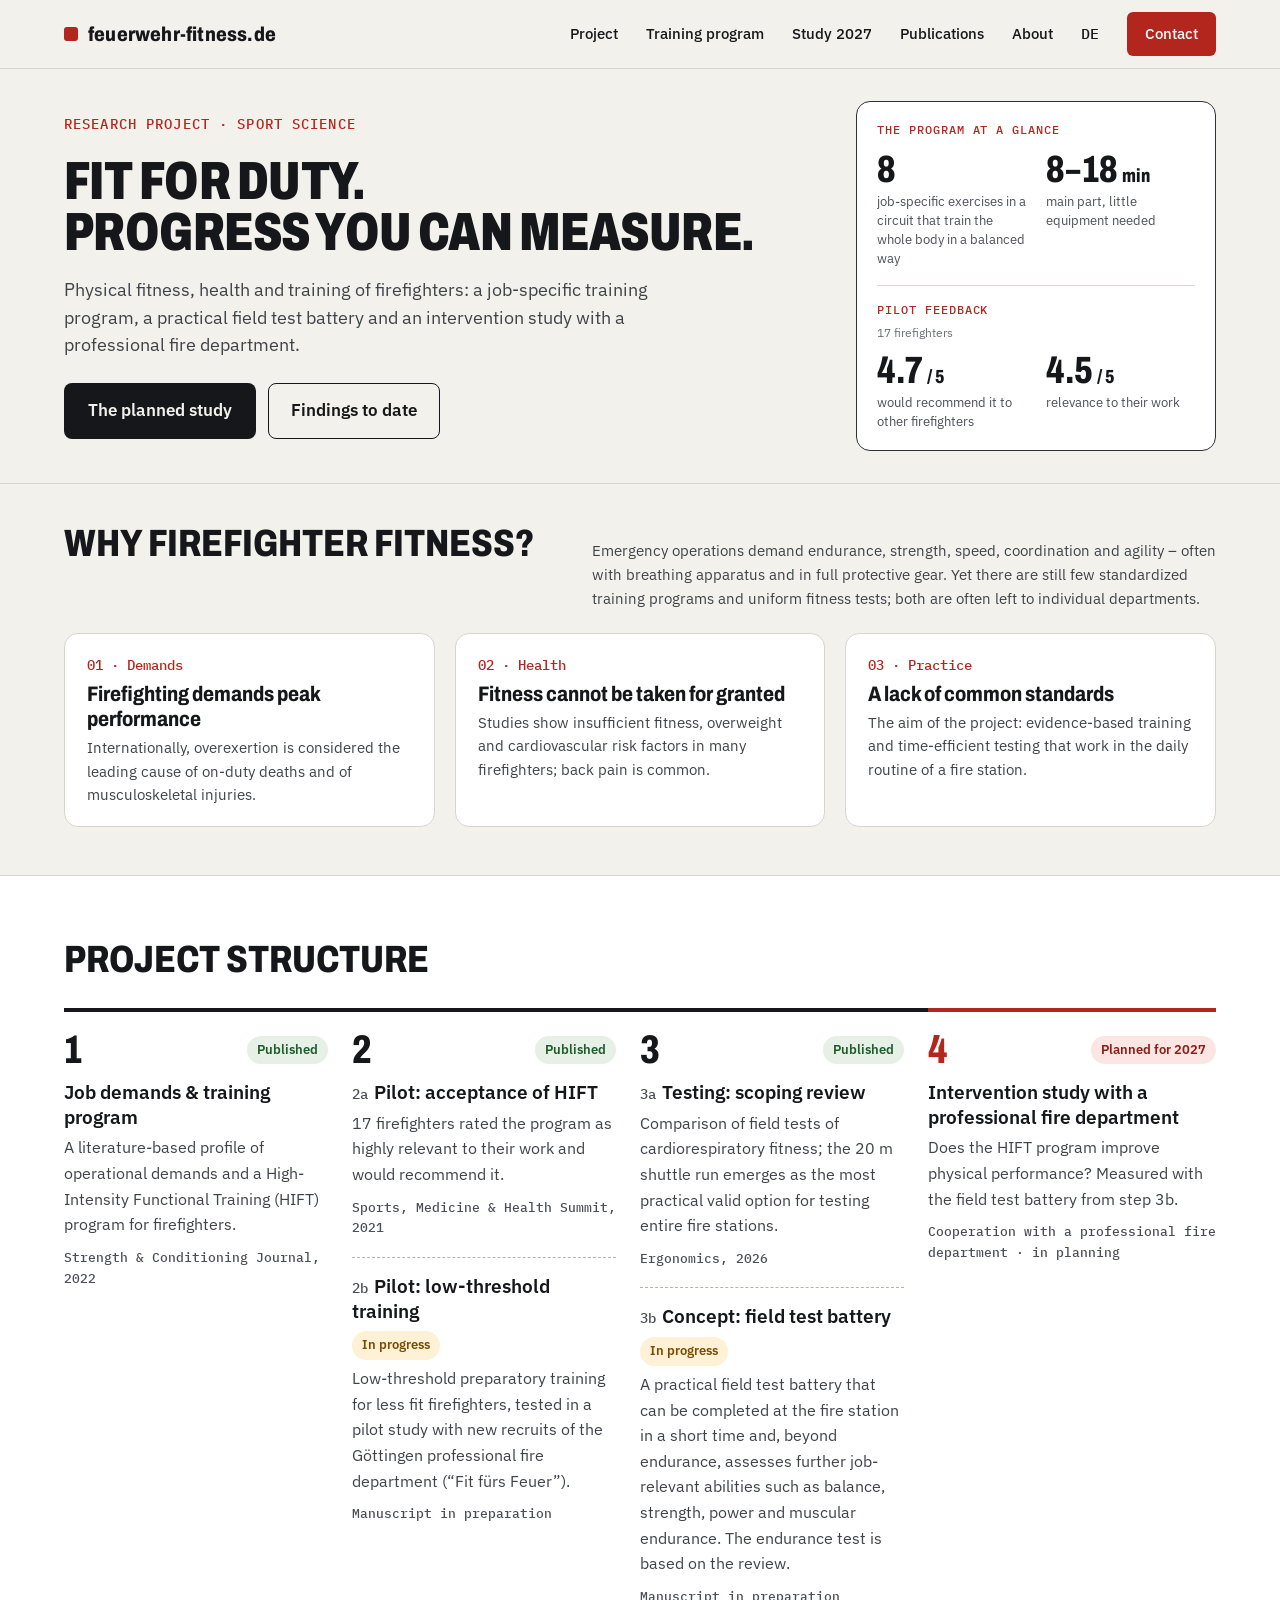
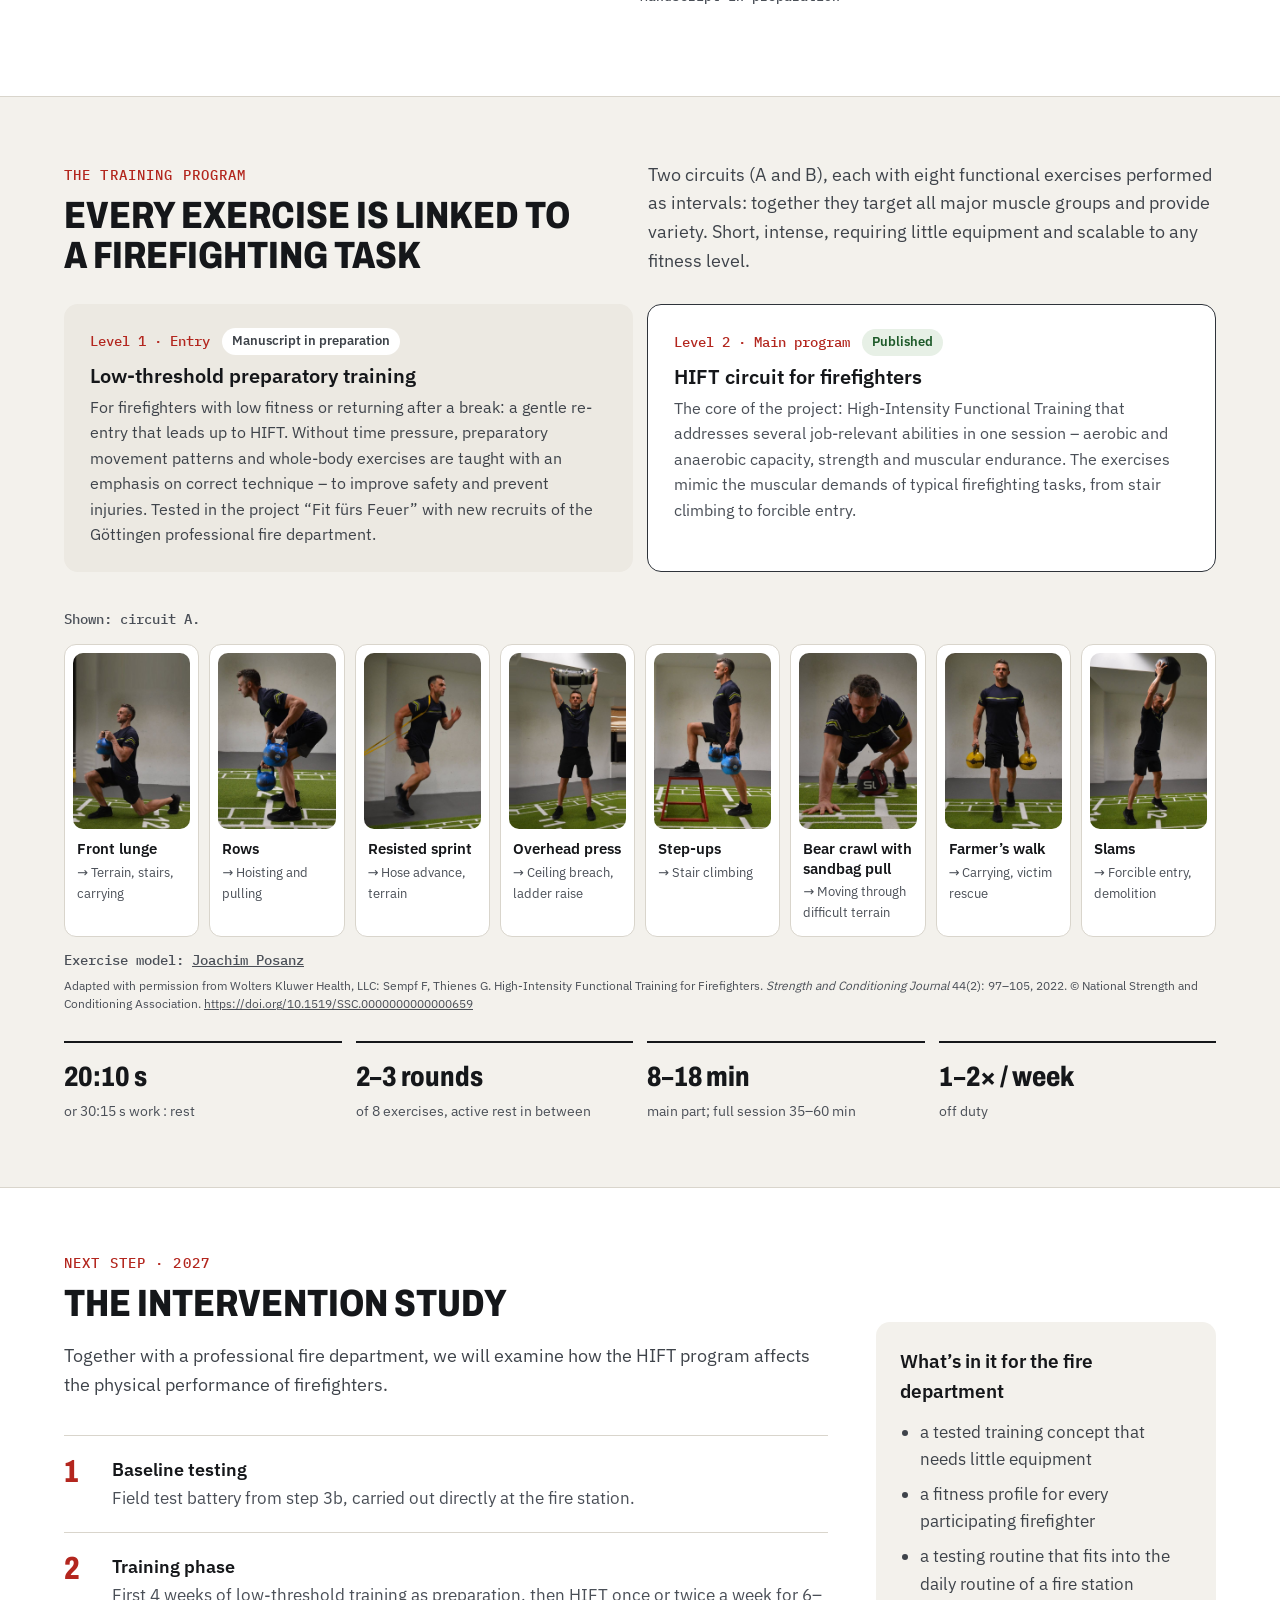
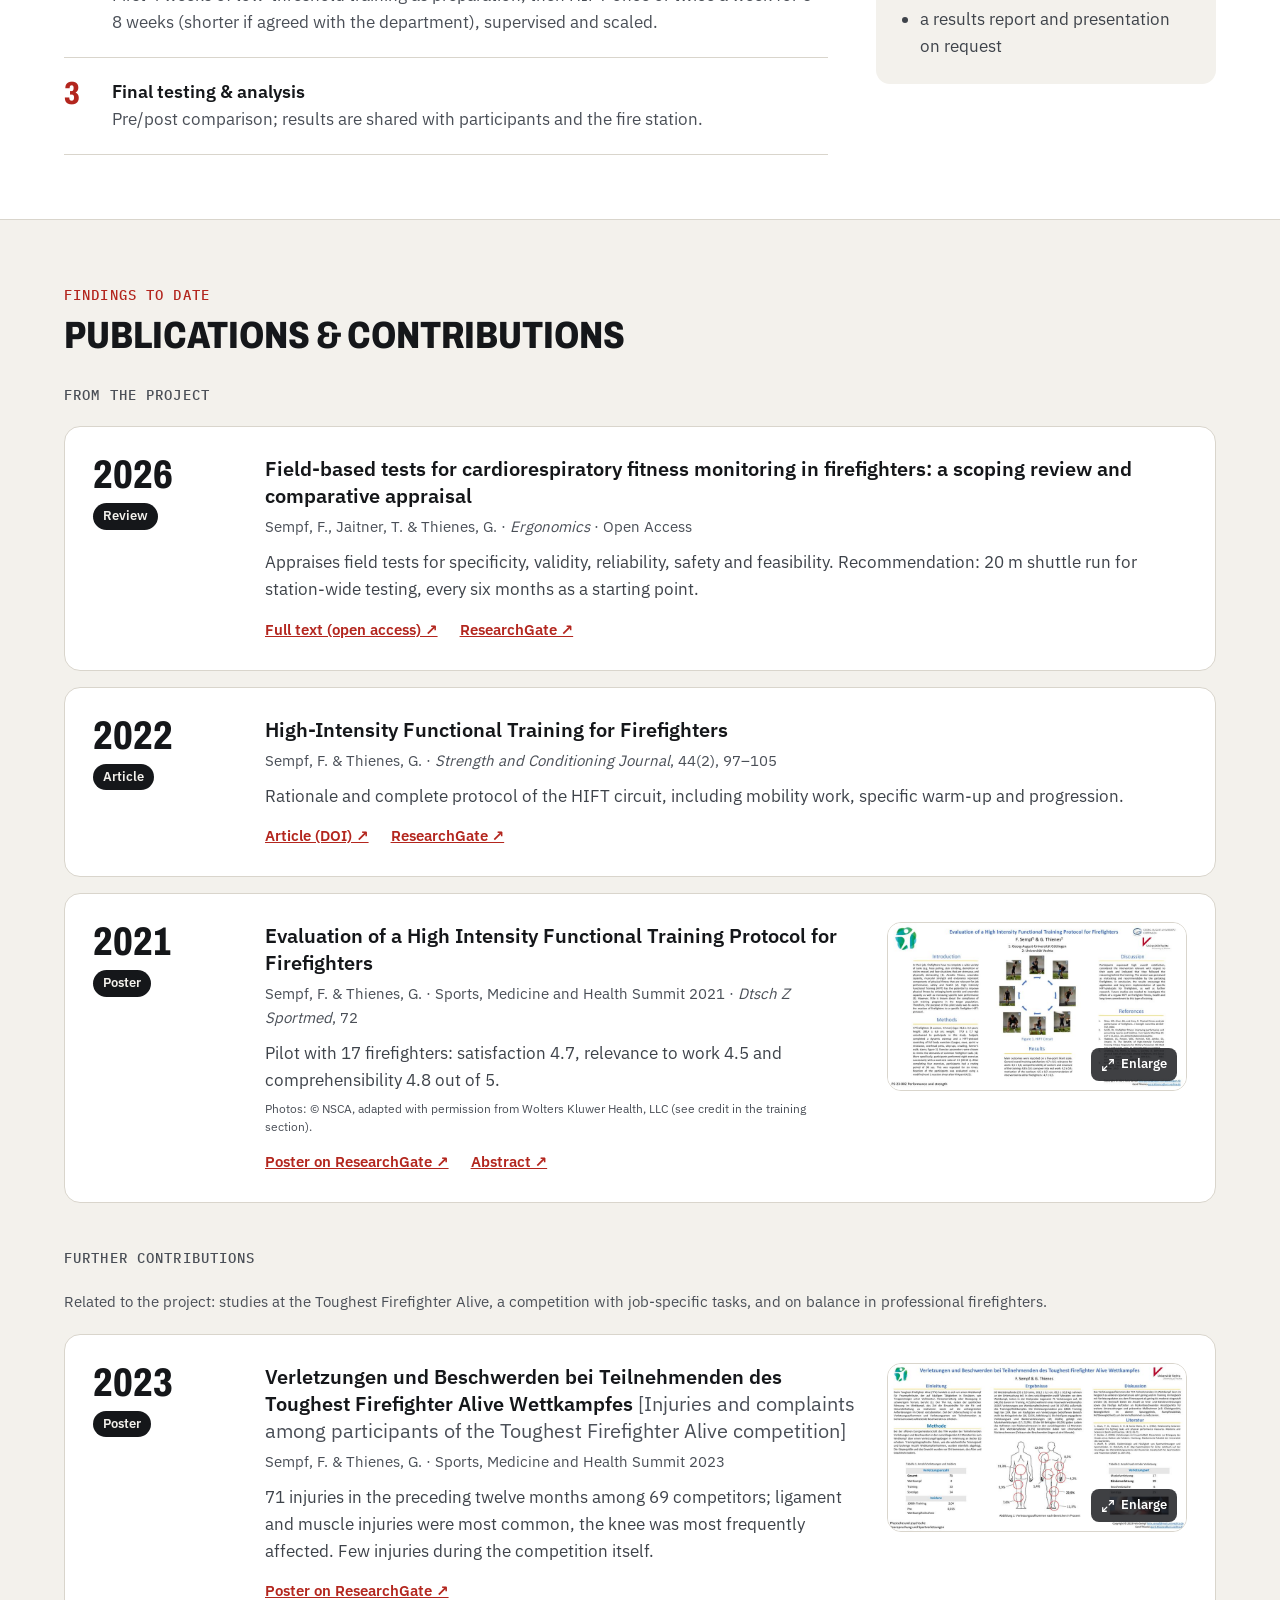
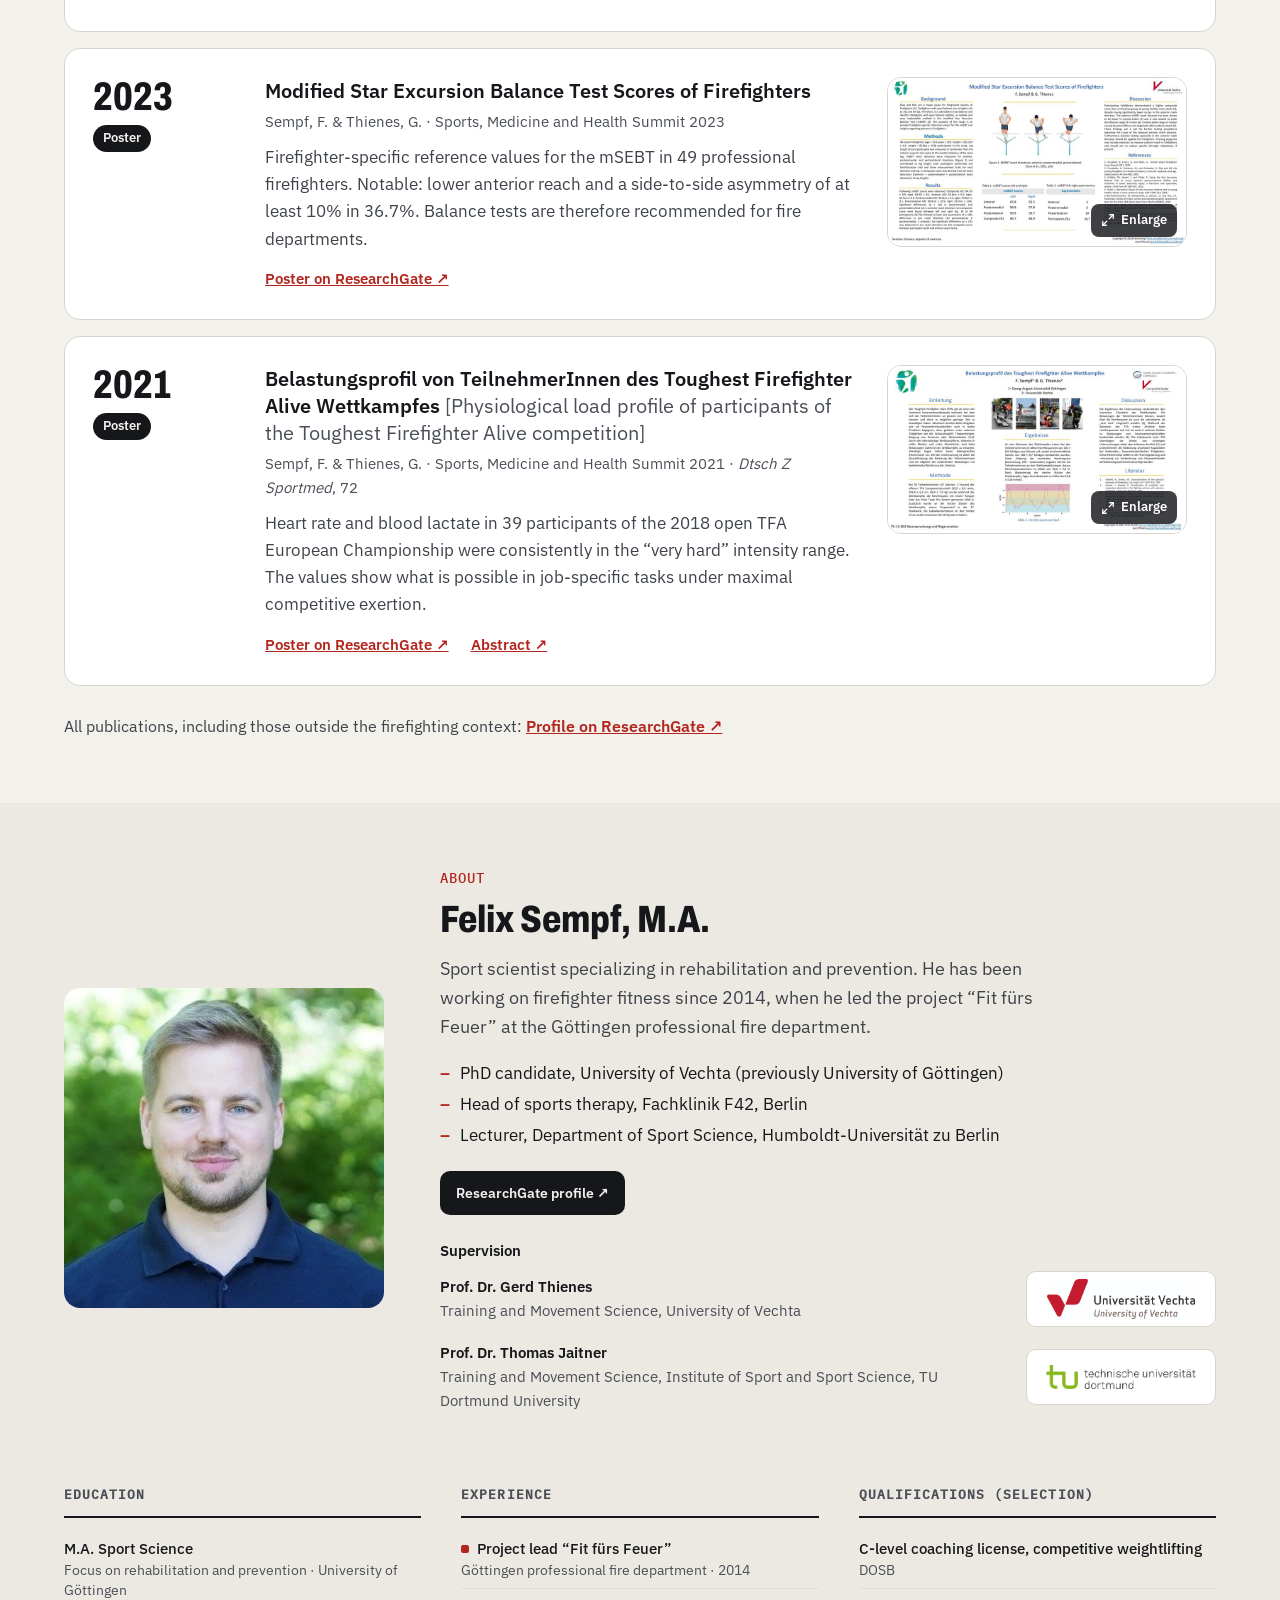
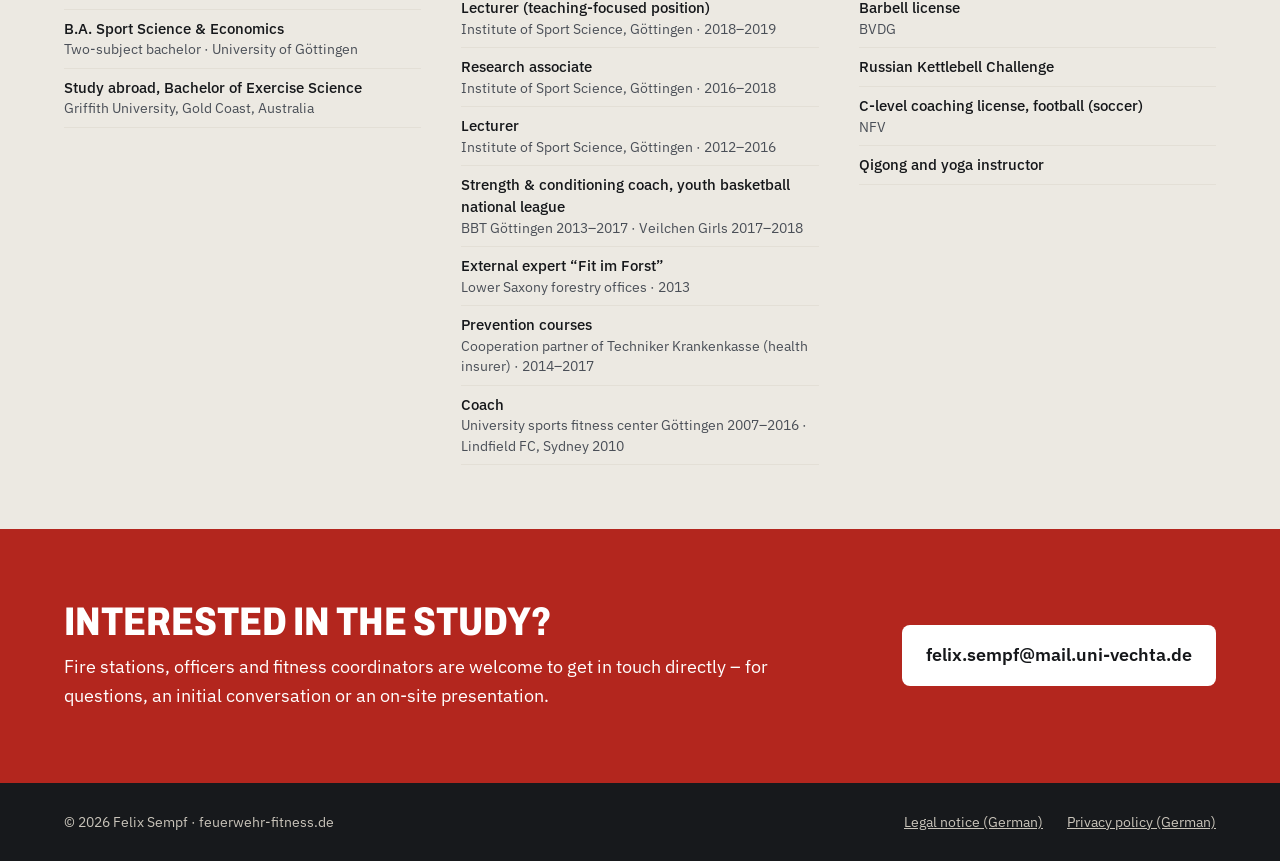
<file: en/index.html>
<!doctype html>
<html lang="en">
<head>
<meta charset="utf-8">
<meta name="viewport" content="width=device-width, initial-scale=1">
<title>Firefighter Fitness – physical fitness, health and training of firefighters</title>
<meta name="description" content="Research project by Felix Sempf: a job-specific training program, a practical field test battery and an intervention study with a professional fire department.">
<link rel="preload" href="../assets/fonts/archivo.woff2" as="font" type="font/woff2" crossorigin>
<link rel="icon" href="../assets/img/favicon.svg" type="image/svg+xml">
<link rel="stylesheet" href="../assets/css/style.css">
<link rel="alternate" hreflang="de" href="https://feuerwehr-fitness.de/">
<link rel="alternate" hreflang="en" href="https://feuerwehr-fitness.de/en/">
<link rel="alternate" hreflang="x-default" href="https://feuerwehr-fitness.de/">
<link rel="canonical" href="https://feuerwehr-fitness.de/en/">
</head>
<body>
<div class="s-4fcab6" id="seite" style="background: #F3F1EC; color: #15171A; font-family: 'IBM Plex Sans', system-ui, sans-serif; font-size: 17px; line-height: 1.6">

<!-- NAV -->
<header style="border-bottom: 1px solid #D9D5CC">
<nav style="max-width: 1200px; margin: 0 auto; padding: 18px 24px; display: flex; flex-wrap: wrap; align-items: center; justify-content: space-between; gap: 12px 32px">
<a href="#top" style="display: flex; align-items: center; gap: 10px; text-decoration: none; color: #15171A">
<span style="width: 14px; height: 14px; border-radius: 3px; background: #B3261E"></span>
<span class="s-e23c64" style="font-family: 'Archivo', sans-serif; font-stretch: 85%; font-weight: 800; font-size: 20px; letter-spacing: 0.01em">feuerwehr-fitness.de</span>
</a>
<div style="display: flex; flex-wrap: wrap; gap: 4px 28px; font-size: 15px; font-weight: 500">
<a href="#projekt" style="color: #15171A; text-decoration: none; padding: 10px 0">Project</a>
<a href="#training" style="color: #15171A; text-decoration: none; padding: 10px 0">Training program</a>
<a href="#studie" style="color: #15171A; text-decoration: none; padding: 10px 0">Study 2027</a>
<a href="#publikationen" style="color: #15171A; text-decoration: none; padding: 10px 0">Publications</a>
<a href="#person" style="color: #15171A; text-decoration: none; padding: 10px 0">About</a>
<a class="lang-switch" href="../" hreflang="de" lang="de" style="color: #15171A; text-decoration: none; padding: 10px 0; font-family: 'IBM Plex Mono', monospace">DE</a><a href="#kontakt" style="color: #FFFFFF; background: #B3261E; text-decoration: none; padding: 10px 18px; border-radius: 6px">Contact</a>
</div>
</nav>
</header>

<!-- HERO -->
<section class="s-357fd1 s-a67437" id="top" style="max-width: 1200px; margin: 0 auto; padding: 88px 24px 72px; display: flex; flex-wrap: wrap; gap: 56px; align-items: flex-end">
<div style="flex: 999 1 560px; min-width: 0">
<p style="margin: 0 0 20px; font-family: 'IBM Plex Mono', monospace; font-size: 14px; letter-spacing: 0.08em; text-transform: uppercase; color: #B3261E">Research project · Sport science</p>
<h1 style="margin: 0; font-family: 'Archivo', sans-serif; font-stretch: 75%; font-weight: 850; font-size: clamp(48px, 7vw, 92px); line-height: 0.95; letter-spacing: -0.01em; text-transform: uppercase">Fit for duty.<br>Progress you can measure.</h1>
<p class="s-e23c64" style="margin: 28px 0 0; max-width: 620px; font-size: 20px; line-height: 1.55; color: #3E434A">Physical fitness, health and training of firefighters: a job-specific training program, a practical field test battery and an intervention study with a professional fire department.</p>
<div class="s-a9fe08" style="margin-top: 36px; display: flex; flex-wrap: wrap; gap: 12px">
<a href="#studie" style="display: inline-block; background: #15171A; color: #F3F1EC; text-decoration: none; font-weight: 600; padding: 14px 24px; border-radius: 8px">The planned study</a>
<a href="#publikationen" style="display: inline-block; border: 1.5px solid #15171A; color: #15171A; text-decoration: none; font-weight: 600; padding: 12.5px 22px; border-radius: 8px">Findings to date</a>
</div>
</div>
<div class="hero-card s-92d5cf s-7fd512 s-e725d4" style="flex: 1 1 340px; min-width: 0; background: #FFFFFF; color: #15171A; border: 1.5px solid #2E333A; border-radius: 16px; padding: 28px; box-sizing: border-box">
<p class="s-791bff" style="margin: 0 0 18px; font-family: 'IBM Plex Mono', monospace; font-size: 13px; letter-spacing: 0.08em; text-transform: uppercase; color: #B3261E">The program at a glance</p>
<div class="s-57b8ab" style="display: grid; grid-template-columns: repeat(2, minmax(0, 1fr)); gap: 24px 20px">
<div style="min-width: 0"><div class="hero-num" style="font-family: 'Archivo', sans-serif; font-stretch: 75%; font-weight: 800; font-size: clamp(36px, 10vw, 52px); line-height: 1"><span style="white-space: nowrap">8</span></div><div class="hero-desc" style="font-size: 14px; color: #4A4F57; margin-top: 6px">job-specific exercises in a circuit that train the whole body in a balanced way</div></div>
<div style="min-width: 0"><div class="hero-num" style="font-family: 'Archivo', sans-serif; font-stretch: 75%; font-weight: 800; font-size: clamp(36px, 10vw, 52px); line-height: 1"><span style="white-space: nowrap">8–18</span><span style="font-size: 0.5em; margin-left: 4px; white-space: nowrap">min</span></div><div class="hero-desc" style="font-size: 14px; color: #4A4F57; margin-top: 6px">main part, little equipment needed</div></div>
</div>
<div class="s-885560" style="margin-top: 24px; padding-top: 22px; border-top: 1px solid #D9D5CC">
<p style="margin: 0 0 4px; font-family: 'IBM Plex Mono', monospace; font-size: 13px; letter-spacing: 0.08em; text-transform: uppercase; color: #B3261E">Pilot feedback</p>
<p class="s-15e20e" style="margin: 0 0 16px; font-size: 13px; color: #6B6F76">17 firefighters</p>
<div class="s-57b8ab" style="display: grid; grid-template-columns: repeat(2, minmax(0, 1fr)); gap: 24px 20px">
<div style="min-width: 0"><div class="hero-num" style="font-family: 'Archivo', sans-serif; font-stretch: 75%; font-weight: 800; font-size: clamp(36px, 10vw, 52px); line-height: 1"><span style="white-space: nowrap">4.7</span><span style="font-size: 0.5em; margin-left: 4px; white-space: nowrap">/ 5</span></div><div class="hero-desc" style="font-size: 14px; color: #4A4F57; margin-top: 6px">would recommend it to other firefighters</div></div>
<div style="min-width: 0"><div class="hero-num" style="font-family: 'Archivo', sans-serif; font-stretch: 75%; font-weight: 800; font-size: clamp(36px, 10vw, 52px); line-height: 1"><span style="white-space: nowrap">4.5</span><span style="font-size: 0.5em; margin-left: 4px; white-space: nowrap">/ 5</span></div><div class="hero-desc" style="font-size: 14px; color: #4A4F57; margin-top: 6px">relevance to their work</div></div>
</div>
</div>
</div>
</section>

<!-- WARUM -->
<section id="projekt" style="border-top: 1px solid #D9D5CC">
<div class="s-0250e6" style="max-width: 1200px; margin: 0 auto; padding: 80px 24px">
<div class="s-1b2638 s-89fa13" style="display: flex; flex-wrap: wrap; gap: 24px 56px; align-items: baseline; margin-bottom: 44px">
<h2 class="s-b3db9d" style="flex: 1 1 320px; margin: 0; font-family: 'Archivo', sans-serif; font-stretch: 80%; font-weight: 800; font-size: 44px; line-height: 1.05; text-transform: uppercase">Why firefighter fitness?</h2>
<p class="s-276eb2" style="flex: 2 1 480px; margin: 0; font-size: 18px; color: #3E434A">Emergency operations demand endurance, strength, speed, coordination and agility – often with breathing apparatus and in full protective gear. Yet there are still few standardized training programs and uniform fitness tests; both are often left to individual departments.</p>
</div>
<div style="display: grid; grid-template-columns: repeat(auto-fit, minmax(260px, 1fr)); gap: 20px">
<div class="s-e725d4" style="background: #FFFFFF; border: 1px solid #D9D5CC; border-radius: 14px; padding: 28px">
<div style="font-family: 'IBM Plex Mono', monospace; font-size: 14px; color: #B3261E">01 · Demands</div>
<h3 class="s-3ba4f4" style="margin: 10px 0 8px; font-family: 'Archivo', sans-serif; font-stretch: 85%; font-weight: 750; font-size: 24px; line-height: 1.2">Firefighting demands peak performance</h3>
<p style="margin: 0; color: #3E434A">Internationally, overexertion is considered the leading cause of on-duty deaths and of musculoskeletal injuries.</p>
</div>
<div class="s-e725d4" style="background: #FFFFFF; border: 1px solid #D9D5CC; border-radius: 14px; padding: 28px">
<div style="font-family: 'IBM Plex Mono', monospace; font-size: 14px; color: #B3261E">02 · Health</div>
<h3 class="s-3ba4f4" style="margin: 10px 0 8px; font-family: 'Archivo', sans-serif; font-stretch: 85%; font-weight: 750; font-size: 24px; line-height: 1.2">Fitness cannot be taken for granted</h3>
<p style="margin: 0; color: #3E434A">Studies show insufficient fitness, overweight and cardiovascular risk factors in many firefighters; back pain is common.</p>
</div>
<div class="s-e725d4" style="background: #FFFFFF; border: 1px solid #D9D5CC; border-radius: 14px; padding: 28px">
<div style="font-family: 'IBM Plex Mono', monospace; font-size: 14px; color: #B3261E">03 · Practice</div>
<h3 class="s-3ba4f4" style="margin: 10px 0 8px; font-family: 'Archivo', sans-serif; font-stretch: 85%; font-weight: 750; font-size: 24px; line-height: 1.2">A lack of common standards</h3>
<p style="margin: 0; color: #3E434A">The aim of the project: evidence-based training and time-efficient testing that work in the daily routine of a fire station.</p>
</div>
</div>
</div>
</section>

<!-- FAHRPLAN -->
<section style="background: #FFFFFF; border-top: 1px solid #D9D5CC; border-bottom: 1px solid #D9D5CC">
<div class="s-0250e6" style="max-width: 1200px; margin: 0 auto; padding: 80px 24px">
<h2 class="s-b3db9d s-19dd7e" style="margin: 0 0 44px; font-family: 'Archivo', sans-serif; font-stretch: 80%; font-weight: 800; font-size: 44px; line-height: 1.05; text-transform: uppercase">Project structure</h2>
<div style="display: grid; grid-template-columns: repeat(auto-fit, minmax(240px, 1fr)); gap: 0">
<div style="padding: 0 24px 24px 0; border-top: 4px solid #15171A">
<div style="display: flex; justify-content: space-between; align-items: center; margin: 18px 0 10px"><span class="s-de22bb" style="font-family: 'Archivo', sans-serif; font-stretch: 75%; font-weight: 800; font-size: 40px; line-height: 1">1</span><span style="font-size: 13px; font-weight: 600; background: #E7F0E6; color: #1E5A2A; padding: 4px 10px; border-radius: 99px">Published</span></div>
<h3 style="margin: 0 0 6px; font-size: 19px; line-height: 1.3">Job demands &amp; training program</h3>
<p style="margin: 0 0 10px; color: #3E434A; font-size: 16px">A literature-based profile of operational demands and a High-Intensity Functional Training (HIFT) program for firefighters.</p>
<p style="margin: 0; font-family: 'IBM Plex Mono', monospace; font-size: 13px; color: #4A4F57">Strength &amp; Conditioning Journal, 2022</p>
</div>
<div style="padding: 0 24px 24px 0; border-top: 4px solid #15171A">
<div style="display: flex; justify-content: space-between; align-items: center; margin: 18px 0 10px"><span class="s-de22bb" style="font-family: 'Archivo', sans-serif; font-stretch: 75%; font-weight: 800; font-size: 40px; line-height: 1">2</span><span style="font-size: 13px; font-weight: 600; background: #E7F0E6; color: #1E5A2A; padding: 4px 10px; border-radius: 99px">Published</span></div>
<h3 style="margin: 0 0 6px; font-size: 19px; line-height: 1.3"><span style="font-family: 'IBM Plex Mono', monospace; font-size: 14px; font-weight: 500; color: #4A4F57; margin-right: 6px">2a</span>Pilot: acceptance of HIFT</h3>
<p style="margin: 0 0 10px; color: #3E434A; font-size: 16px">17 firefighters rated the program as highly relevant to their work and would recommend it.</p>
<p style="margin: 0; font-family: 'IBM Plex Mono', monospace; font-size: 13px; color: #4A4F57">Sports, Medicine &amp; Health Summit, 2021</p>
<div style="margin-top: 18px; padding-top: 16px; border-top: 1px dashed #B9B3A7">
<div style="display: flex; flex-wrap: wrap; justify-content: space-between; align-items: center; gap: 8px; margin-bottom: 6px"><h3 style="margin: 0; font-size: 19px; line-height: 1.3"><span style="font-family: 'IBM Plex Mono', monospace; font-size: 14px; font-weight: 500; color: #4A4F57; margin-right: 6px">2b</span>Pilot: low-threshold training</h3><span style="font-size: 13px; font-weight: 600; background: #FFF1D6; color: #7A4B00; padding: 4px 10px; border-radius: 99px">In progress</span></div>
<p style="margin: 0 0 10px; color: #3E434A; font-size: 16px">Low-threshold preparatory training for less fit firefighters, tested in a pilot study with new recruits of the Göttingen professional fire department (“Fit fürs Feuer”).</p>
<p style="margin: 0; font-family: 'IBM Plex Mono', monospace; font-size: 13px; color: #4A4F57">Manuscript in preparation</p>
</div>
</div>
<div style="padding: 0 24px 24px 0; border-top: 4px solid #15171A">
<div style="display: flex; justify-content: space-between; align-items: center; margin: 18px 0 10px"><span class="s-de22bb" style="font-family: 'Archivo', sans-serif; font-stretch: 75%; font-weight: 800; font-size: 40px; line-height: 1">3</span><span style="font-size: 13px; font-weight: 600; background: #E7F0E6; color: #1E5A2A; padding: 4px 10px; border-radius: 99px">Published</span></div>
<h3 style="margin: 0 0 6px; font-size: 19px; line-height: 1.3"><span style="font-family: 'IBM Plex Mono', monospace; font-size: 14px; font-weight: 500; color: #4A4F57; margin-right: 6px">3a</span>Testing: scoping review</h3>
<p style="margin: 0 0 10px; color: #3E434A; font-size: 16px">Comparison of field tests of cardiorespiratory fitness; the 20 m shuttle run emerges as the most practical valid option for testing entire fire stations.</p>
<p style="margin: 0; font-family: 'IBM Plex Mono', monospace; font-size: 13px; color: #4A4F57">Ergonomics, 2026</p>
<div style="margin-top: 18px; padding-top: 16px; border-top: 1px dashed #B9B3A7">
<div style="display: flex; flex-wrap: wrap; justify-content: space-between; align-items: center; gap: 8px; margin-bottom: 6px"><h3 style="margin: 0; font-size: 19px; line-height: 1.3"><span style="font-family: 'IBM Plex Mono', monospace; font-size: 14px; font-weight: 500; color: #4A4F57; margin-right: 6px">3b</span>Concept: field test battery</h3><span style="font-size: 13px; font-weight: 600; background: #FFF1D6; color: #7A4B00; padding: 4px 10px; border-radius: 99px">In progress</span></div>
<p style="margin: 0 0 10px; color: #3E434A; font-size: 16px">A practical field test battery that can be completed at the fire station in a short time and, beyond endurance, assesses further job-relevant abilities such as balance, strength, power and muscular endurance. The endurance test is based on the review.</p>
<p style="margin: 0; font-family: 'IBM Plex Mono', monospace; font-size: 13px; color: #4A4F57">Manuscript in preparation</p>
</div>
</div>
<div style="padding: 0 0 24px 0; border-top: 4px solid #B3261E">
<div style="display: flex; justify-content: space-between; align-items: center; margin: 18px 0 10px"><span class="s-de22bb" style="font-family: 'Archivo', sans-serif; font-stretch: 75%; font-weight: 800; font-size: 40px; line-height: 1; color: #B3261E">4</span><span style="font-size: 13px; font-weight: 600; background: #FBE6E3; color: #8A1D16; padding: 4px 10px; border-radius: 99px">Planned for 2027</span></div>
<h3 style="margin: 0 0 6px; font-size: 19px; line-height: 1.3">Intervention study with a professional fire department</h3>
<p style="margin: 0 0 10px; color: #3E434A; font-size: 16px">Does the HIFT program improve physical performance? Measured with the field test battery from step 3b.</p>
<p style="margin: 0; font-family: 'IBM Plex Mono', monospace; font-size: 13px; color: #4A4F57">Cooperation with a professional fire department · in planning</p>
</div>
</div>
</div>
</section>

<!-- TRAINING -->
<section id="training">
<div class="s-0250e6" style="max-width: 1200px; margin: 0 auto; padding: 80px 24px">
<div class="s-1b2638 s-28f837" style="display: flex; flex-wrap: wrap; gap: 24px 56px; align-items: flex-end; margin-bottom: 40px">
<div style="flex: 1 1 380px">
<p style="margin: 0 0 10px; font-family: 'IBM Plex Mono', monospace; font-size: 14px; letter-spacing: 0.08em; text-transform: uppercase; color: #B3261E">The training program</p>
<h2 class="s-b3db9d" style="margin: 0; font-family: 'Archivo', sans-serif; font-stretch: 80%; font-weight: 800; font-size: 44px; line-height: 1.05; text-transform: uppercase">Every exercise is linked to a firefighting task</h2>
</div>
<p class="s-276eb2" style="flex: 1 1 420px; margin: 0; font-size: 18px; color: #3E434A">Two circuits (A and B), each with eight functional exercises performed as intervals: together they target all major muscle groups and provide variety. Short, intense, requiring little equipment and scalable to any fitness level.</p>
</div>
<div style="display: flex; flex-wrap: wrap; gap: 14px; margin-bottom: 36px">
<div style="flex: 1 1 380px; background: #ECE9E2; border-radius: 14px; padding: 24px 26px">
<div style="display: flex; flex-wrap: wrap; gap: 8px 12px; align-items: center; margin-bottom: 8px"><span style="font-family: 'IBM Plex Mono', monospace; font-size: 14px; color: #B3261E">Level 1 · Entry</span><span style="font-size: 13px; font-weight: 600; background: #FFFFFF; color: #3E434A; padding: 3px 10px; border-radius: 99px">Manuscript in preparation</span></div>
<h3 class="s-e23c64" style="margin: 0 0 6px; font-size: 20px; line-height: 1.3">Low-threshold preparatory training</h3>
<p style="margin: 0; color: #3E434A; font-size: 16px">For firefighters with low fitness or returning after a break: a gentle re-entry that leads up to HIFT. Without time pressure, preparatory movement patterns and whole-body exercises are taught with an emphasis on correct technique – to improve safety and prevent injuries. Tested in the project “Fit fürs Feuer” with new recruits of the Göttingen professional fire department.</p>
</div>
<div style="flex: 1 1 380px; background: #FFFFFF; color: #15171A; border: 1.5px solid #2E333A; border-radius: 14px; padding: 24px 26px">
<div style="display: flex; flex-wrap: wrap; gap: 8px 12px; align-items: center; margin-bottom: 8px"><span style="font-family: 'IBM Plex Mono', monospace; font-size: 14px; color: #B3261E">Level 2 · Main program</span><span style="font-size: 13px; font-weight: 600; background: #E7F0E6; color: #1E5A2A; padding: 3px 10px; border-radius: 99px">Published</span></div>
<h3 class="s-e23c64" style="margin: 0 0 6px; font-size: 20px; line-height: 1.3">HIFT circuit for firefighters</h3>
<p style="margin: 0; color: #4A4F57; font-size: 16px">The core of the project: High-Intensity Functional Training that addresses several job-relevant abilities in one session – aerobic and anaerobic capacity, strength and muscular endurance. The exercises mimic the muscular demands of typical firefighting tasks, from stair climbing to forcible entry.</p>
</div>
</div>
<p style="margin: 0 0 14px; font-family: 'IBM Plex Mono', monospace; font-size: 14px; color: #4A4F57">Shown: circuit A.</p>
<div class="ex-grid" style="display: grid; gap: 10px">

<div class="ex-card" style="background: #FFFFFF; border: 1px solid #D9D5CC; border-radius: 12px; padding: 8px; display: flex; flex-direction: column; gap: 10px">
<img class="ex-img" src="../assets/img/hift-1.jpg" loading="lazy" alt="Front lunge" style="width: 100%; height: auto; object-fit: cover; border-radius: 10px; display: block; background: #ECE9E2">
<div class="ex-text" style="padding: 0 4px 4px">
<div class="ex-name" style="font-weight: 600; line-height: 1.3">Front lunge</div>
<div class="ex-task" style="color: #4A4F57; margin-top: 4px">→ Terrain, stairs, carrying</div>
</div>
</div>

<div class="ex-card" style="background: #FFFFFF; border: 1px solid #D9D5CC; border-radius: 12px; padding: 8px; display: flex; flex-direction: column; gap: 10px">
<img class="ex-img" src="../assets/img/hift-2.jpg" loading="lazy" alt="Rows" style="width: 100%; height: auto; object-fit: cover; border-radius: 10px; display: block; background: #ECE9E2">
<div class="ex-text" style="padding: 0 4px 4px">
<div class="ex-name" style="font-weight: 600; line-height: 1.3">Rows</div>
<div class="ex-task" style="color: #4A4F57; margin-top: 4px">→ Hoisting and pulling</div>
</div>
</div>

<div class="ex-card" style="background: #FFFFFF; border: 1px solid #D9D5CC; border-radius: 12px; padding: 8px; display: flex; flex-direction: column; gap: 10px">
<img class="ex-img" src="../assets/img/hift-3.jpg" loading="lazy" alt="Resisted sprint" style="width: 100%; height: auto; object-fit: cover; border-radius: 10px; display: block; background: #ECE9E2">
<div class="ex-text" style="padding: 0 4px 4px">
<div class="ex-name" style="font-weight: 600; line-height: 1.3">Resisted sprint</div>
<div class="ex-task" style="color: #4A4F57; margin-top: 4px">→ Hose advance, terrain</div>
</div>
</div>

<div class="ex-card" style="background: #FFFFFF; border: 1px solid #D9D5CC; border-radius: 12px; padding: 8px; display: flex; flex-direction: column; gap: 10px">
<img class="ex-img" src="../assets/img/hift-4.jpg" loading="lazy" alt="Overhead press" style="width: 100%; height: auto; object-fit: cover; border-radius: 10px; display: block; background: #ECE9E2">
<div class="ex-text" style="padding: 0 4px 4px">
<div class="ex-name" style="font-weight: 600; line-height: 1.3">Overhead press</div>
<div class="ex-task" style="color: #4A4F57; margin-top: 4px">→ Ceiling breach, ladder raise</div>
</div>
</div>

<div class="ex-card" style="background: #FFFFFF; border: 1px solid #D9D5CC; border-radius: 12px; padding: 8px; display: flex; flex-direction: column; gap: 10px">
<img class="ex-img" src="../assets/img/hift-5.jpg" loading="lazy" alt="Step-ups" style="width: 100%; height: auto; object-fit: cover; border-radius: 10px; display: block; background: #ECE9E2">
<div class="ex-text" style="padding: 0 4px 4px">
<div class="ex-name" style="font-weight: 600; line-height: 1.3">Step-ups</div>
<div class="ex-task" style="color: #4A4F57; margin-top: 4px">→ Stair climbing</div>
</div>
</div>

<div class="ex-card" style="background: #FFFFFF; border: 1px solid #D9D5CC; border-radius: 12px; padding: 8px; display: flex; flex-direction: column; gap: 10px">
<img class="ex-img" src="../assets/img/hift-6.jpg" loading="lazy" alt="Bear crawl with sandbag pull" style="width: 100%; height: auto; object-fit: cover; border-radius: 10px; display: block; background: #ECE9E2">
<div class="ex-text" style="padding: 0 4px 4px">
<div class="ex-name" style="font-weight: 600; line-height: 1.3">Bear crawl with sandbag pull</div>
<div class="ex-task" style="color: #4A4F57; margin-top: 4px">→ Moving through difficult terrain</div>
</div>
</div>

<div class="ex-card" style="background: #FFFFFF; border: 1px solid #D9D5CC; border-radius: 12px; padding: 8px; display: flex; flex-direction: column; gap: 10px">
<img class="ex-img" src="../assets/img/hift-7.jpg" loading="lazy" alt="Farmer’s walk" style="width: 100%; height: auto; object-fit: cover; border-radius: 10px; display: block; background: #ECE9E2">
<div class="ex-text" style="padding: 0 4px 4px">
<div class="ex-name" style="font-weight: 600; line-height: 1.3">Farmer’s walk</div>
<div class="ex-task" style="color: #4A4F57; margin-top: 4px">→ Carrying, victim rescue</div>
</div>
</div>

<div class="ex-card" style="background: #FFFFFF; border: 1px solid #D9D5CC; border-radius: 12px; padding: 8px; display: flex; flex-direction: column; gap: 10px">
<img class="ex-img" src="../assets/img/hift-8.jpg" loading="lazy" alt="Slams" style="width: 100%; height: auto; object-fit: cover; border-radius: 10px; display: block; background: #ECE9E2">
<div class="ex-text" style="padding: 0 4px 4px">
<div class="ex-name" style="font-weight: 600; line-height: 1.3">Slams</div>
<div class="ex-task" style="color: #4A4F57; margin-top: 4px">→ Forcible entry, demolition</div>
</div>
</div>

</div>
<p style="margin: 12px 0 0; font-family: 'IBM Plex Mono', monospace; font-size: 14px; color: #4A4F57">Exercise model: <a href="https://www.instagram.com/joachim_posanz/" style="color: #4A4F57">Joachim Posanz</a></p><p style="margin: 6px 0 0; font-size: 12px; line-height: 1.5; color: #4A4F57">Adapted with permission from Wolters Kluwer Health, LLC: Sempf F, Thienes G. High-Intensity Functional Training for Firefighters. <i>Strength and Conditioning Journal</i> 44(2): 97–105, 2022. © National Strength and Conditioning Association. <a href="https://doi.org/10.1519/SSC.0000000000000659" style="color: #4A4F57">https://doi.org/10.1519/SSC.0000000000000659</a></p>
<div style="margin-top: 28px; display: grid; grid-template-columns: repeat(auto-fit, minmax(140px, 1fr)); gap: 14px">
<div style="border-top: 2px solid #15171A; padding-top: 12px"><div class="s-9e28e4" style="font-family: 'Archivo', sans-serif; font-stretch: 80%; font-weight: 800; font-size: 28px">20:10 s</div><div style="font-size: 14px; color: #4A4F57">or 30:15 s work : rest</div></div>
<div style="border-top: 2px solid #15171A; padding-top: 12px"><div class="s-9e28e4" style="font-family: 'Archivo', sans-serif; font-stretch: 80%; font-weight: 800; font-size: 28px">2–3 rounds</div><div style="font-size: 14px; color: #4A4F57">of 8 exercises, active rest in between</div></div>
<div style="border-top: 2px solid #15171A; padding-top: 12px"><div class="s-9e28e4" style="font-family: 'Archivo', sans-serif; font-stretch: 80%; font-weight: 800; font-size: 28px">8–18 min</div><div style="font-size: 14px; color: #4A4F57">main part; full session 35–60 min</div></div>
<div style="border-top: 2px solid #15171A; padding-top: 12px"><div class="s-9e28e4" style="font-family: 'Archivo', sans-serif; font-stretch: 80%; font-weight: 800; font-size: 28px">1–2× / week</div><div style="font-size: 14px; color: #4A4F57">off duty</div></div>
</div>
</div>
</section>

<!-- STUDIE -->
<section id="studie" style="background: #FFFFFF; border-top: 1px solid #D9D5CC; border-bottom: 1px solid #D9D5CC">
<div class="s-02893c s-a67437" style="max-width: 1200px; margin: 0 auto; padding: 88px 24px; display: flex; flex-wrap: wrap; gap: 48px">
<div style="flex: 999 1 520px; min-width: 0">
<p style="margin: 0 0 10px; font-family: 'IBM Plex Mono', monospace; font-size: 14px; letter-spacing: 0.08em; text-transform: uppercase; color: #B3261E">Next step · 2027</p>
<h2 class="s-b3db9d s-791bff" style="margin: 0 0 18px; font-family: 'Archivo', sans-serif; font-stretch: 80%; font-weight: 800; font-size: 44px; line-height: 1.05; text-transform: uppercase">The intervention study</h2>
<p class="s-276eb2" style="margin: 0 0 36px; font-size: 18px; color: #3E434A">Together with a professional fire department, we will examine how the HIFT program affects the physical performance of firefighters.</p>
<ol style="margin: 0; padding: 0; list-style: none; display: flex; flex-direction: column; gap: 0">
<li style="display: flex; gap: 20px; padding: 20px 0; border-top: 1px solid #D9D5CC"><span class="s-f584f0" style="font-family: 'Archivo', sans-serif; font-stretch: 75%; font-weight: 800; font-size: 32px; line-height: 1; color: #B3261E; min-width: 28px">1</span><div><div class="s-276eb2" style="font-weight: 600; font-size: 18px">Baseline testing</div><div style="color: #4A4F57">Field test battery from step 3b, carried out directly at the fire station.</div></div></li>
<li style="display: flex; gap: 20px; padding: 20px 0; border-top: 1px solid #D9D5CC"><span class="s-f584f0" style="font-family: 'Archivo', sans-serif; font-stretch: 75%; font-weight: 800; font-size: 32px; line-height: 1; color: #B3261E; min-width: 28px">2</span><div><div class="s-276eb2" style="font-weight: 600; font-size: 18px">Training phase</div><div style="color: #4A4F57">First 4 weeks of low-threshold training as preparation, then HIFT once or twice a week for 6–8 weeks (shorter if agreed with the department), supervised and scaled.</div></div></li>
<li style="display: flex; gap: 20px; padding: 20px 0; border-top: 1px solid #D9D5CC; border-bottom: 1px solid #D9D5CC"><span class="s-f584f0" style="font-family: 'Archivo', sans-serif; font-stretch: 75%; font-weight: 800; font-size: 32px; line-height: 1; color: #B3261E; min-width: 28px">3</span><div><div class="s-276eb2" style="font-weight: 600; font-size: 18px">Final testing &amp; analysis</div><div style="color: #4A4F57">Pre/post comparison; results are shared with participants and the fire station.</div></div></li>
</ol>
</div>
<div class="s-7fd512" style="flex: 1 1 340px; min-width: 0; display: flex; flex-direction: column; gap: 20px">
<div style="background: #F3F1EC; border-radius: 14px; padding: 24px">
<h3 style="margin: 0 0 12px; font-size: 19px">What’s in it for the fire department</h3>
<ul style="margin: 0; padding-left: 20px; color: #3E434A; display: flex; flex-direction: column; gap: 8px">
<li>a tested training concept that needs little equipment</li>
<li>a fitness profile for every participating firefighter</li>
<li>a testing routine that fits into the daily routine of a fire station</li>
<li>a results report and presentation on request</li>
</ul>
</div>
</div>
</div>
</section>

<!-- PUBLIKATIONEN -->
<section id="publikationen">
<div class="s-a67437" style="max-width: 1200px; margin: 0 auto; padding: 88px 24px">
<p style="margin: 0 0 10px; font-family: 'IBM Plex Mono', monospace; font-size: 14px; letter-spacing: 0.08em; text-transform: uppercase; color: #B3261E">Findings to date</p>
<h2 class="s-b3db9d s-b309b2" style="margin: 0 0 40px; font-family: 'Archivo', sans-serif; font-stretch: 80%; font-weight: 800; font-size: 44px; line-height: 1.05; text-transform: uppercase">Publications &amp; contributions</h2>
<div style="display: flex; flex-direction: column; gap: 16px">

<h3 style="margin: 0 0 4px; font-family: 'IBM Plex Mono', monospace; font-size: 14px; font-weight: 500; letter-spacing: 0.08em; text-transform: uppercase; color: #4A4F57">From the project</h3>



<article class="pub s-e725d4" style="background: #FFFFFF; border: 1px solid #D9D5CC; border-radius: 16px; padding: 28px; display: flex; flex-wrap: wrap; gap: 16px 32px">
<div class="pub-year" style="flex: 0 0 140px"><div class="s-de22bb" style="font-family: 'Archivo', sans-serif; font-stretch: 75%; font-weight: 800; font-size: 40px; line-height: 1">2026</div><div style="margin-top: 8px; display: inline-block; font-size: 13px; font-weight: 600; background: #15171A; color: #F3F1EC; padding: 3px 10px; border-radius: 99px">Review</div></div>
<div class="pub-body" style="flex: 999 1 480px; min-width: 0">
<h3 class="s-e23c64" style="margin: 0 0 6px; font-size: 20px; line-height: 1.35">Field-based tests for cardiorespiratory fitness monitoring in firefighters: a scoping review and comparative appraisal</h3>
<p style="margin: 0 0 10px; font-size: 15px; color: #4A4F57">Sempf, F., Jaitner, T. &amp; Thienes, G. · <em>Ergonomics</em> · Open Access</p>
<p class="pub-desc" style="margin: 0 0 14px; color: #3E434A">Appraises field tests for specificity, validity, reliability, safety and feasibility. Recommendation: 20 m shuttle run for station-wide testing, every six months as a starting point.</p>
<div style="display: flex; flex-wrap: wrap; gap: 6px 22px; margin-top: 14px"><a href="https://doi.org/10.1080/00140139.2026.2715044" style="font-weight: 600; font-size: 15px">Full text (open access) ↗</a><a href="https://www.researchgate.net/publication/412316333_Field-based_tests_for_cardiorespiratory_fitness_monitoring_in_firefighters_a_scoping_review_and_comparative_appraisal" style="font-weight: 600; font-size: 15px">ResearchGate ↗</a></div>

<input type="checkbox" id="pub-more-3" class="pub-cb"><label for="pub-more-3" class="pub-toggle"></label>
</div>
</article>

<article class="pub s-e725d4" style="background: #FFFFFF; border: 1px solid #D9D5CC; border-radius: 16px; padding: 28px; display: flex; flex-wrap: wrap; gap: 16px 32px">
<div class="pub-year" style="flex: 0 0 140px"><div class="s-de22bb" style="font-family: 'Archivo', sans-serif; font-stretch: 75%; font-weight: 800; font-size: 40px; line-height: 1">2022</div><div style="margin-top: 8px; display: inline-block; font-size: 13px; font-weight: 600; background: #15171A; color: #F3F1EC; padding: 3px 10px; border-radius: 99px">Article</div></div>
<div class="pub-body" style="flex: 999 1 480px; min-width: 0">
<h3 class="s-e23c64" style="margin: 0 0 6px; font-size: 20px; line-height: 1.35">High-Intensity Functional Training for Firefighters</h3>
<p style="margin: 0 0 10px; font-size: 15px; color: #4A4F57">Sempf, F. &amp; Thienes, G. · <em>Strength and Conditioning Journal</em>, 44(2), 97–105</p>
<p class="pub-desc" style="margin: 0 0 14px; color: #3E434A">Rationale and complete protocol of the HIFT circuit, including mobility work, specific warm-up and progression.</p>
<div style="display: flex; flex-wrap: wrap; gap: 6px 22px; margin-top: 14px"><a href="https://doi.org/10.1519/SSC.0000000000000659" style="font-weight: 600; font-size: 15px">Article (DOI) ↗</a><a href="https://www.researchgate.net/publication/352709676_High-Intensity_Functional_Training_for_Firefighters" style="font-weight: 600; font-size: 15px">ResearchGate ↗</a></div>

<input type="checkbox" id="pub-more-4" class="pub-cb"><label for="pub-more-4" class="pub-toggle"></label>
</div>
</article>

<article class="pub s-e725d4" style="background: #FFFFFF; border: 1px solid #D9D5CC; border-radius: 16px; padding: 28px; display: flex; flex-wrap: wrap; gap: 16px 32px">
<div class="pub-year" style="flex: 0 0 140px"><div class="s-de22bb" style="font-family: 'Archivo', sans-serif; font-stretch: 75%; font-weight: 800; font-size: 40px; line-height: 1">2021</div><div style="margin-top: 8px; display: inline-block; font-size: 13px; font-weight: 600; background: #15171A; color: #F3F1EC; padding: 3px 10px; border-radius: 99px">Poster</div></div>
<div class="pub-body" style="flex: 999 1 380px; min-width: 0">
<h3 class="s-e23c64" style="margin: 0 0 6px; font-size: 20px; line-height: 1.35">Evaluation of a High Intensity Functional Training Protocol for Firefighters</h3>
<p style="margin: 0 0 10px; font-size: 15px; color: #4A4F57">Sempf, F. &amp; Thienes, G. · Sports, Medicine and Health Summit 2021 · <em>Dtsch Z Sportmed</em>, 72</p>
<p class="pub-desc" style="margin: 0; color: #3E434A">Pilot with 17 firefighters: satisfaction 4.7, relevance to work 4.5 and comprehensibility 4.8 out of 5.</p><p style="margin: 6px 0 0; font-size: 12px; line-height: 1.5; color: #4A4F57">Photos: © NSCA, adapted with permission from Wolters Kluwer Health, LLC (see credit in the training section).</p>
<div style="display: flex; flex-wrap: wrap; gap: 6px 22px; margin-top: 14px"><a href="https://www.researchgate.net/publication/351346162_Evaluation_of_a_High_Intensity_Functional_Training_Protocol_for_Firefighters" style="font-weight: 600; font-size: 15px">Poster on ResearchGate ↗</a><a href="https://www.researchgate.net/publication/351346056_Evaluation_of_a_High_Intensity_Functional_Training_Protocol_for_Firefighters" style="font-weight: 600; font-size: 15px">Abstract ↗</a></div>

<input type="checkbox" id="pub-more-5" class="pub-cb"><label for="pub-more-5" class="pub-toggle"></label>
</div>
<button type="button" class="pub-poster" data-zoom="../assets/img/poster-eval.jpg" data-zoom-title="Evaluation of a High Intensity Functional Training Protocol for Firefighters (SMHS 2021)" aria-label="Poster: Evaluation of a High Intensity Functional Training Protocol for Firefighters – enlarge" style="flex: 1 1 300px; max-width: 420px; width: 100%; align-self: flex-start; position: relative; display: block; padding: 0; margin: 0; border: 0; background: none; cursor: zoom-in; border-radius: 14px"><img src="../assets/img/poster-eval-vorschau.jpg" loading="lazy" alt="Poster: Evaluation of a High Intensity Functional Training Protocol for Firefighters" style="width: 100%; height: auto; border-radius: 14px; border: 1px solid #D9D5CC; display: block"><span style="position: absolute; right: 10px; bottom: 10px; display: inline-flex; align-items: center; gap: 6px; background: rgba(21,23,26,0.82); color: #FFFFFF; font-size: 13px; font-weight: 600; padding: 6px 10px; border-radius: 8px"><svg width="14" height="14" viewBox="0 0 24 24" fill="none" stroke="currentColor" stroke-width="2.2" stroke-linecap="round" stroke-linejoin="round" aria-hidden="true"><path d="M15 3h6v6"></path><path d="M9 21H3v-6"></path><path d="M21 3l-7 7"></path><path d="M3 21l7-7"></path></svg>Enlarge</span></button>
</article>

<h3 style="margin: 28px 0 4px; font-family: 'IBM Plex Mono', monospace; font-size: 14px; font-weight: 500; letter-spacing: 0.08em; text-transform: uppercase; color: #4A4F57">Further contributions</h3>
<p style="margin: 0 0 4px; font-size: 15px; color: #4A4F57">Related to the project: studies at the Toughest Firefighter Alive, a competition with job-specific tasks, and on balance in professional firefighters.</p>

<article class="pub s-e725d4" style="background: #FFFFFF; border: 1px solid #D9D5CC; border-radius: 16px; padding: 28px; display: flex; flex-wrap: wrap; gap: 16px 32px">
<div class="pub-year" style="flex: 0 0 140px"><div class="s-de22bb" style="font-family: 'Archivo', sans-serif; font-stretch: 75%; font-weight: 800; font-size: 40px; line-height: 1">2023</div><div style="margin-top: 8px; display: inline-block; font-size: 13px; font-weight: 600; background: #15171A; color: #F3F1EC; padding: 3px 10px; border-radius: 99px">Poster</div></div>
<div class="pub-body" style="flex: 999 1 380px; min-width: 0">
<h3 class="s-e23c64" style="margin: 0 0 6px; font-size: 20px; line-height: 1.35">Verletzungen und Beschwerden bei Teilnehmenden des Toughest Firefighter Alive Wettkampfes<span style="font-weight: 400; color: #4A4F57"> [Injuries and complaints among participants of the Toughest Firefighter Alive competition]</span></h3>
<p style="margin: 0 0 10px; font-size: 15px; color: #4A4F57">Sempf, F. &amp; Thienes, G. · Sports, Medicine and Health Summit 2023</p>
<p class="pub-desc" style="margin: 0; color: #3E434A">71 injuries in the preceding twelve months among 69 competitors; ligament and muscle injuries were most common, the knee was most frequently affected. Few injuries during the competition itself.</p>
<div style="display: flex; flex-wrap: wrap; gap: 6px 22px; margin-top: 14px"><a href="https://www.researchgate.net/publication/371640286_SMSH_2023_-_Verletzungen_bei_Teilnehmenden_des_Toughest_Firefighter_Alive_Wettkampfes" style="font-weight: 600; font-size: 15px">Poster on ResearchGate ↗</a></div>

<input type="checkbox" id="pub-more-6" class="pub-cb"><label for="pub-more-6" class="pub-toggle"></label>
</div>
<button type="button" class="pub-poster" data-zoom="../assets/img/poster-verl.jpg" data-zoom-title="Injuries and complaints among TFA participants (SMHS 2023)" aria-label="Poster: Injuries and complaints at the TFA – enlarge" style="flex: 1 1 300px; max-width: 420px; width: 100%; align-self: flex-start; position: relative; display: block; padding: 0; margin: 0; border: 0; background: none; cursor: zoom-in; border-radius: 14px"><img src="../assets/img/poster-verl-vorschau.jpg" loading="lazy" alt="Poster: Injuries and complaints at the TFA" style="width: 100%; height: auto; border-radius: 14px; border: 1px solid #D9D5CC; display: block"><span style="position: absolute; right: 10px; bottom: 10px; display: inline-flex; align-items: center; gap: 6px; background: rgba(21,23,26,0.82); color: #FFFFFF; font-size: 13px; font-weight: 600; padding: 6px 10px; border-radius: 8px"><svg width="14" height="14" viewBox="0 0 24 24" fill="none" stroke="currentColor" stroke-width="2.2" stroke-linecap="round" stroke-linejoin="round" aria-hidden="true"><path d="M15 3h6v6"></path><path d="M9 21H3v-6"></path><path d="M21 3l-7 7"></path><path d="M3 21l7-7"></path></svg>Enlarge</span></button>
</article>

<article class="pub s-e725d4" style="background: #FFFFFF; border: 1px solid #D9D5CC; border-radius: 16px; padding: 28px; display: flex; flex-wrap: wrap; gap: 16px 32px">
<div class="pub-year" style="flex: 0 0 140px"><div class="s-de22bb" style="font-family: 'Archivo', sans-serif; font-stretch: 75%; font-weight: 800; font-size: 40px; line-height: 1">2023</div><div style="margin-top: 8px; display: inline-block; font-size: 13px; font-weight: 600; background: #15171A; color: #F3F1EC; padding: 3px 10px; border-radius: 99px">Poster</div></div>
<div class="pub-body" style="flex: 999 1 380px; min-width: 0">
<h3 class="s-e23c64" style="margin: 0 0 6px; font-size: 20px; line-height: 1.35">Modified Star Excursion Balance Test Scores of Firefighters</h3>
<p style="margin: 0 0 10px; font-size: 15px; color: #4A4F57">Sempf, F. &amp; Thienes, G. · Sports, Medicine and Health Summit 2023</p>
<p class="pub-desc" style="margin: 0; color: #3E434A">Firefighter-specific reference values for the mSEBT in 49 professional firefighters. Notable: lower anterior reach and a side-to-side asymmetry of at least 10% in 36.7%. Balance tests are therefore recommended for fire departments.</p>
<div style="display: flex; flex-wrap: wrap; gap: 6px 22px; margin-top: 14px"><a href="https://www.researchgate.net/publication/371640280_SMHS_2023_-_Modified_Star_Excursion_Balance_Test_Scores_of_Firefighters" style="font-weight: 600; font-size: 15px">Poster on ResearchGate ↗</a></div>

<input type="checkbox" id="pub-more-7" class="pub-cb"><label for="pub-more-7" class="pub-toggle"></label>
</div>
<button type="button" class="pub-poster" data-zoom="../assets/img/poster-msebt.jpg" data-zoom-title="Modified Star Excursion Balance Test Scores of Firefighters (SMHS 2023)" aria-label="Poster: Modified Star Excursion Balance Test Scores of Firefighters – enlarge" style="flex: 1 1 300px; max-width: 420px; width: 100%; align-self: flex-start; position: relative; display: block; padding: 0; margin: 0; border: 0; background: none; cursor: zoom-in; border-radius: 14px"><img src="../assets/img/poster-msebt-vorschau.jpg" loading="lazy" alt="Poster: Modified Star Excursion Balance Test Scores of Firefighters" style="width: 100%; height: auto; border-radius: 14px; border: 1px solid #D9D5CC; display: block"><span style="position: absolute; right: 10px; bottom: 10px; display: inline-flex; align-items: center; gap: 6px; background: rgba(21,23,26,0.82); color: #FFFFFF; font-size: 13px; font-weight: 600; padding: 6px 10px; border-radius: 8px"><svg width="14" height="14" viewBox="0 0 24 24" fill="none" stroke="currentColor" stroke-width="2.2" stroke-linecap="round" stroke-linejoin="round" aria-hidden="true"><path d="M15 3h6v6"></path><path d="M9 21H3v-6"></path><path d="M21 3l-7 7"></path><path d="M3 21l7-7"></path></svg>Enlarge</span></button>
</article>

<article class="pub s-e725d4" style="background: #FFFFFF; border: 1px solid #D9D5CC; border-radius: 16px; padding: 28px; display: flex; flex-wrap: wrap; gap: 16px 32px">
<div class="pub-year" style="flex: 0 0 140px"><div class="s-de22bb" style="font-family: 'Archivo', sans-serif; font-stretch: 75%; font-weight: 800; font-size: 40px; line-height: 1">2021</div><div style="margin-top: 8px; display: inline-block; font-size: 13px; font-weight: 600; background: #15171A; color: #F3F1EC; padding: 3px 10px; border-radius: 99px">Poster</div></div>
<div class="pub-body" style="flex: 999 1 380px; min-width: 0">
<h3 class="s-e23c64" style="margin: 0 0 6px; font-size: 20px; line-height: 1.35">Belastungsprofil von TeilnehmerInnen des Toughest Firefighter Alive Wettkampfes<span style="font-weight: 400; color: #4A4F57"> [Physiological load profile of participants of the Toughest Firefighter Alive competition]</span></h3>
<p style="margin: 0 0 10px; font-size: 15px; color: #4A4F57">Sempf, F. &amp; Thienes, G. · Sports, Medicine and Health Summit 2021 · <em>Dtsch Z Sportmed</em>, 72</p>
<p class="pub-desc" style="margin: 0; color: #3E434A">Heart rate and blood lactate in 39 participants of the 2018 open TFA European Championship were consistently in the “very hard” intensity range. The values show what is possible in job-specific tasks under maximal competitive exertion.</p>
<div style="display: flex; flex-wrap: wrap; gap: 6px 22px; margin-top: 14px"><a href="https://www.researchgate.net/publication/351346066_Belastungsprofil_des_Toughest_Firefighter_Alive_Wettkampfespdf" style="font-weight: 600; font-size: 15px">Poster on ResearchGate ↗</a><a href="https://www.researchgate.net/publication/351345913_Belastungsprofil_von_TeilnehmerInnen_des_Toughest_Firefighter_Alive_Wettkampfes" style="font-weight: 600; font-size: 15px">Abstract ↗</a></div>

<input type="checkbox" id="pub-more-8" class="pub-cb"><label for="pub-more-8" class="pub-toggle"></label>
</div>
<button type="button" class="pub-poster" data-zoom="../assets/img/poster-tfa.jpg" data-zoom-title="Load profile at the Toughest Firefighter Alive competition (SMHS 2021)" aria-label="Poster: Load profile at the TFA – enlarge" style="flex: 1 1 300px; max-width: 420px; width: 100%; align-self: flex-start; position: relative; display: block; padding: 0; margin: 0; border: 0; background: none; cursor: zoom-in; border-radius: 14px"><img src="../assets/img/poster-tfa-vorschau.jpg" loading="lazy" alt="Poster: Load profile at the TFA" style="width: 100%; height: auto; border-radius: 14px; border: 1px solid #D9D5CC; display: block"><span style="position: absolute; right: 10px; bottom: 10px; display: inline-flex; align-items: center; gap: 6px; background: rgba(21,23,26,0.82); color: #FFFFFF; font-size: 13px; font-weight: 600; padding: 6px 10px; border-radius: 8px"><svg width="14" height="14" viewBox="0 0 24 24" fill="none" stroke="currentColor" stroke-width="2.2" stroke-linecap="round" stroke-linejoin="round" aria-hidden="true"><path d="M15 3h6v6"></path><path d="M9 21H3v-6"></path><path d="M21 3l-7 7"></path><path d="M3 21l7-7"></path></svg>Enlarge</span></button>
</article>
</div>
<p style="margin: 28px 0 0; font-size: 16px; color: #3E434A">All publications, including those outside the firefighting context: <a href="https://www.researchgate.net/profile/Felix-Sempf" style="font-weight: 600">Profile on ResearchGate ↗</a></p>
</div>
</section>

<!-- UEBER -->
<section id="person" style="background: #ECE9E2">
<div class="s-a67437" style="max-width: 1200px; margin: 0 auto; padding: 88px 24px">
<div class="s-6bde8d" style="display: flex; flex-wrap: wrap; gap: 36px 56px; align-items: center; margin-bottom: 56px">
<img src="../assets/img/portrait.jpg" alt="Portrait Felix Sempf" style="flex: 0 1 320px; width: 100%; max-width: 320px; aspect-ratio: 1 / 1; height: auto; object-fit: cover; object-position: 50% 30%; border-radius: 16px; display: block">
<div style="flex: 999 1 480px; min-width: 0">
<p style="margin: 0 0 10px; font-family: 'IBM Plex Mono', monospace; font-size: 14px; letter-spacing: 0.08em; text-transform: uppercase; color: #B3261E">About</p>
<h2 class="s-b3db9d" style="margin: 0 0 16px; font-family: 'Archivo', sans-serif; font-stretch: 80%; font-weight: 800; font-size: 44px; line-height: 1.05">Felix Sempf, M.A.</h2>
<p class="s-276eb2 s-791bff" style="margin: 0 0 18px; font-size: 18px; color: #3E434A; max-width: 640px">Sport scientist specializing in rehabilitation and prevention. He has been working on firefighter fitness since 2014, when he led the project “Fit fürs Feuer” at the Göttingen professional fire department.</p>
<ul style="margin: 0 0 22px; padding: 0; list-style: none; display: flex; flex-direction: column; gap: 4px">
<li style="display: flex; gap: 10px; align-items: baseline"><span style="color: #B3261E; font-weight: 700">–</span><span>PhD candidate, University of Vechta (previously University of Göttingen)</span></li>
<li style="display: flex; gap: 10px; align-items: baseline"><span style="color: #B3261E; font-weight: 700">–</span><span>Head of sports therapy, Fachklinik F42, Berlin</span></li>
<li style="display: flex; gap: 10px; align-items: baseline"><span style="color: #B3261E; font-weight: 700">–</span><span>Lecturer, Department of Sport Science, Humboldt-Universität zu Berlin</span></li>
</ul>
<div style="margin: 0 0 24px"><a href="https://www.researchgate.net/profile/Felix-Sempf" style="display: inline-flex; align-items: center; min-height: 44px; padding: 0 16px; border-radius: 10px; background: #15171A; color: #F3F1EC; text-decoration: none; font-size: 14px; font-weight: 600">ResearchGate profile ↗</a></div>
<div style="margin: 0 0 16px; font-size: 15px; color: #4A4F57">
<div style="font-weight: 600; color: #15171A; margin-bottom: 8px">Supervision</div>
<div style="display: flex; flex-direction: column; gap: 14px">
<div style="display: flex; flex-wrap: wrap; align-items: center; justify-content: flex-start; gap: 10px 24px"><div style="flex: 1 1 260px; min-width: 0"><div style="font-weight: 600; color: #15171A">Prof. Dr. Gerd Thienes</div><div>Training and Movement Science, University of Vechta</div></div><a href="https://www.uni-vechta.de/sportwissenschaft-der-universitaet-vechta/kollegen-und-kolleginnen-der-sportwissenschaft/prof-dr-gerd-thienes" aria-label="Profile of Prof. Dr. Gerd Thienes at the University of Vechta" style="flex: 0 0 190px; box-sizing: border-box; display: inline-flex; align-items: center; justify-content: center; height: 56px; padding: 0 14px; border: 1px solid #D9D5CC; border-radius: 10px; background: #FFFFFF; text-decoration: none"><img src="../assets/img/logo-uni-vechta.png" alt="University of Vechta logo" style="height: 40px; width: auto; display: block"></a></div>
<div style="display: flex; flex-wrap: wrap; align-items: center; justify-content: flex-start; gap: 10px 24px"><div style="flex: 1 1 260px; min-width: 0"><div style="font-weight: 600; color: #15171A">Prof. Dr. Thomas Jaitner</div><div>Training and Movement Science, Institute of Sport and Sport Science, TU Dortmund University</div></div><a href="https://sport.kmst.tu-dortmund.de/institut/personen/thomas-jaitner/" aria-label="Profile of Prof. Dr. Thomas Jaitner at TU Dortmund University" style="flex: 0 0 190px; box-sizing: border-box; display: inline-flex; align-items: center; justify-content: center; height: 56px; padding: 0 14px; border: 1px solid #D9D5CC; border-radius: 10px; background: #FFFFFF; text-decoration: none"><img src="../assets/img/logo-tu-dortmund.png" alt="TU Dortmund University logo" style="height: 24px; width: auto; display: block"></a></div>
</div>
</div>

</div>
</div>
<div class="s-6aaab1" style="display: grid; grid-template-columns: repeat(auto-fit, minmax(300px, 1fr)); gap: 40px">
<div><h3 style="font-family: 'IBM Plex Mono', monospace; font-size: 13px; letter-spacing: 0.08em; text-transform: uppercase; color: #4A4F57; margin: 0 0 12px; padding-bottom: 10px; border-bottom: 2px solid #15171A">Education</h3><ul style="margin: 0; padding: 0; list-style: none; font-size: 15px; line-height: 1.45"><li style="padding: 8px 0; border-bottom: 1px solid #E3DFD6"><div style="font-weight: 500">M.A. Sport Science</div><div style="font-size: 14px; color: #4A4F57">Focus on rehabilitation and prevention · University of Göttingen</div></li><li style="padding: 8px 0; border-bottom: 1px solid #E3DFD6"><div style="font-weight: 500">B.A. Sport Science &amp; Economics</div><div style="font-size: 14px; color: #4A4F57">Two-subject bachelor · University of Göttingen</div></li><li style="padding: 8px 0; border-bottom: 1px solid #E3DFD6"><div style="font-weight: 500">Study abroad, Bachelor of Exercise Science</div><div style="font-size: 14px; color: #4A4F57">Griffith University, Gold Coast, Australia</div></li></ul></div>
<div><h3 style="font-family: 'IBM Plex Mono', monospace; font-size: 13px; letter-spacing: 0.08em; text-transform: uppercase; color: #4A4F57; margin: 0 0 12px; padding-bottom: 10px; border-bottom: 2px solid #15171A">Experience</h3><ul style="margin: 0; padding: 0; list-style: none; font-size: 15px; line-height: 1.45"><li style="padding: 8px 0; border-bottom: 1px solid #E3DFD6"><div style="font-weight: 500"><span style="display: inline-block; width: 8px; height: 8px; border-radius: 2px; background: #B3261E; margin-right: 8px; vertical-align: 1px"></span>Project lead “Fit fürs Feuer”</div><div style="font-size: 14px; color: #4A4F57">Göttingen professional fire department · 2014</div></li><li style="padding: 8px 0; border-bottom: 1px solid #E3DFD6"><div style="font-weight: 500">Lecturer (teaching-focused position)</div><div style="font-size: 14px; color: #4A4F57">Institute of Sport Science, Göttingen · 2018–2019</div></li><li style="padding: 8px 0; border-bottom: 1px solid #E3DFD6"><div style="font-weight: 500">Research associate</div><div style="font-size: 14px; color: #4A4F57">Institute of Sport Science, Göttingen · 2016–2018</div></li><li style="padding: 8px 0; border-bottom: 1px solid #E3DFD6"><div style="font-weight: 500">Lecturer</div><div style="font-size: 14px; color: #4A4F57">Institute of Sport Science, Göttingen · 2012–2016</div></li><li style="padding: 8px 0; border-bottom: 1px solid #E3DFD6"><div style="font-weight: 500">Strength &amp; conditioning coach, youth basketball national league</div><div style="font-size: 14px; color: #4A4F57">BBT Göttingen 2013–2017 · Veilchen Girls 2017–2018</div></li><li style="padding: 8px 0; border-bottom: 1px solid #E3DFD6"><div style="font-weight: 500">External expert “Fit im Forst”</div><div style="font-size: 14px; color: #4A4F57">Lower Saxony forestry offices · 2013</div></li><li style="padding: 8px 0; border-bottom: 1px solid #E3DFD6"><div style="font-weight: 500">Prevention courses</div><div style="font-size: 14px; color: #4A4F57">Cooperation partner of Techniker Krankenkasse (health insurer) · 2014–2017</div></li><li style="padding: 8px 0; border-bottom: 1px solid #E3DFD6"><div style="font-weight: 500">Coach</div><div style="font-size: 14px; color: #4A4F57">University sports fitness center Göttingen 2007–2016 · Lindfield FC, Sydney 2010</div></li></ul></div>
<div><h3 style="font-family: 'IBM Plex Mono', monospace; font-size: 13px; letter-spacing: 0.08em; text-transform: uppercase; color: #4A4F57; margin: 0 0 12px; padding-bottom: 10px; border-bottom: 2px solid #15171A">Qualifications (selection)</h3><ul style="margin: 0; padding: 0; list-style: none; font-size: 15px; line-height: 1.45"><li style="padding: 8px 0; border-bottom: 1px solid #E3DFD6"><div style="font-weight: 500">C-level coaching license, competitive weightlifting</div><div style="font-size: 14px; color: #4A4F57">DOSB</div></li><li style="padding: 8px 0; border-bottom: 1px solid #E3DFD6"><div style="font-weight: 500">Barbell license</div><div style="font-size: 14px; color: #4A4F57">BVDG</div></li><li style="padding: 8px 0; border-bottom: 1px solid #E3DFD6"><div style="font-weight: 500">Russian Kettlebell Challenge</div></li><li style="padding: 8px 0; border-bottom: 1px solid #E3DFD6"><div style="font-weight: 500">C-level coaching license, football (soccer)</div><div style="font-size: 14px; color: #4A4F57">NFV</div></li><li style="padding: 8px 0; border-bottom: 1px solid #E3DFD6"><div style="font-weight: 500">Qigong and yoga instructor</div></li></ul></div>
</div>
</div>
</section>

<!-- KONTAKT -->
<section id="kontakt" style="background: #B3261E; color: #FFFFFF">
<div class="s-166775 s-05a77a" style="max-width: 1200px; margin: 0 auto; padding: 72px 24px; display: flex; flex-wrap: wrap; gap: 28px 56px; align-items: center; justify-content: space-between">
<div style="flex: 1 1 520px">
<h2 class="s-de22bb" style="margin: 0 0 10px; font-family: 'Archivo', sans-serif; font-stretch: 80%; font-weight: 800; font-size: 40px; line-height: 1.05; text-transform: uppercase">Interested in the study?</h2>
<p class="s-276eb2" style="margin: 0; font-size: 18px">Fire stations, officers and fitness coordinators are welcome to get in touch directly – for questions, an initial conversation or an on-site presentation.</p>
</div>
<a class="s-276eb2" href="mailto:felix.sempf@mail.uni-vechta.de" style="display: inline-block; background: #FFFFFF; color: #15171A; text-decoration: none; font-weight: 600; font-size: 18px; padding: 16px 24px; border-radius: 8px; max-width: 100%; box-sizing: border-box; overflow-wrap: anywhere">felix.sempf@mail.uni-vechta.de</a>
</div>
</section>

<footer class="s-92d5cf" style="background: #17191C; color: #C9C4BA; font-size: 14px">
<div class="s-e725d4 s-308516" style="max-width: 1200px; margin: 0 auto; padding: 28px 24px; display: flex; flex-wrap: wrap; gap: 12px 28px; justify-content: space-between">
<span>© 2026 Felix Sempf · feuerwehr-fitness.de</span>
<span style="display: flex; gap: 24px"><a href="../impressum.html" style="color: #C9C4BA">Legal notice (German)</a><a href="../datenschutz.html" style="color: #C9C4BA">Privacy policy (German)</a></span>
</div>
</footer>

<a href="#seite" class="to-top" aria-label="Back to top" style="opacity: 0; pointer-events: none"><svg width="22" height="22" viewBox="0 0 24 24" fill="none" stroke="currentColor" stroke-width="2.4" stroke-linecap="round" stroke-linejoin="round" aria-hidden="true"><path d="M12 19V5"></path><path d="M5 12l7-7 7 7"></path></svg></a>

<div id="zoom" hidden role="dialog" aria-modal="true" aria-label="Poster" style="position: fixed; inset: 0; z-index: 1000; background: #0C0D0F; display: flex; flex-direction: column; box-sizing: border-box">
<div style="display: flex; align-items: center; gap: 8px; padding: 10px 12px; flex-wrap: wrap">
<div style="flex: 1 1 160px; min-width: 0; color: #F3F1EC; font-size: 14px; line-height: 1.3"><span id="zoomTitle"></span></div>
<button type="button" id="zoomOut" aria-label="Zoom out" style="min-width: 44px; height: 44px; padding: 0 12px; border-radius: 10px; border: 0; background: #FFFFFF; color: #15171A; display: inline-flex; align-items: center; justify-content: center; gap: 6px; font-size: 15px; font-weight: 600; cursor: pointer; text-decoration: none; box-sizing: border-box"><svg width="20" height="20" viewBox="0 0 24 24" fill="none" stroke="currentColor" stroke-width="2.4" stroke-linecap="round" aria-hidden="true"><path d="M5 12h14"></path></svg></button>
<span style="color: #F3F1EC; font-family: 'IBM Plex Mono', monospace; font-size: 14px; min-width: 48px; text-align: center" id="zoomLabel">1×</span>
<button type="button" id="zoomIn" aria-label="Zoom in" style="min-width: 44px; height: 44px; padding: 0 12px; border-radius: 10px; border: 0; background: #FFFFFF; color: #15171A; display: inline-flex; align-items: center; justify-content: center; gap: 6px; font-size: 15px; font-weight: 600; cursor: pointer; text-decoration: none; box-sizing: border-box"><svg width="20" height="20" viewBox="0 0 24 24" fill="none" stroke="currentColor" stroke-width="2.4" stroke-linecap="round" aria-hidden="true"><path d="M5 12h14"></path><path d="M12 5v14"></path></svg></button>
<button type="button" id="zoomClose" aria-label="Close" style="min-width: 44px; height: 44px; padding: 0 12px; border-radius: 10px; border: 0; background: #FFFFFF; color: #15171A; display: inline-flex; align-items: center; justify-content: center; gap: 6px; font-size: 15px; font-weight: 600; cursor: pointer; text-decoration: none; box-sizing: border-box"><svg width="20" height="20" viewBox="0 0 24 24" fill="none" stroke="currentColor" stroke-width="2.4" stroke-linecap="round" aria-hidden="true"><path d="M6 6l12 12"></path><path d="M18 6L6 18"></path></svg></button>
</div>
<div style="flex: 1 1 auto; min-height: 0; overflow: auto; touch-action: pan-x pan-y pinch-zoom; -webkit-overflow-scrolling: touch; padding: 0 12px 16px; box-sizing: border-box">
<div id="zoomWrap" style="min-height: 100%; display: flex; align-items: center; justify-content: center"><img id="zoomImg" alt="" style="max-width: 100%; max-height: 100%; height: auto; border-radius: 12px; background: #FFFFFF; display: block"></div>
</div>
</div>

</div>
<script src='../assets/js/zoom.js'></script>
</body>
</html>
</file>
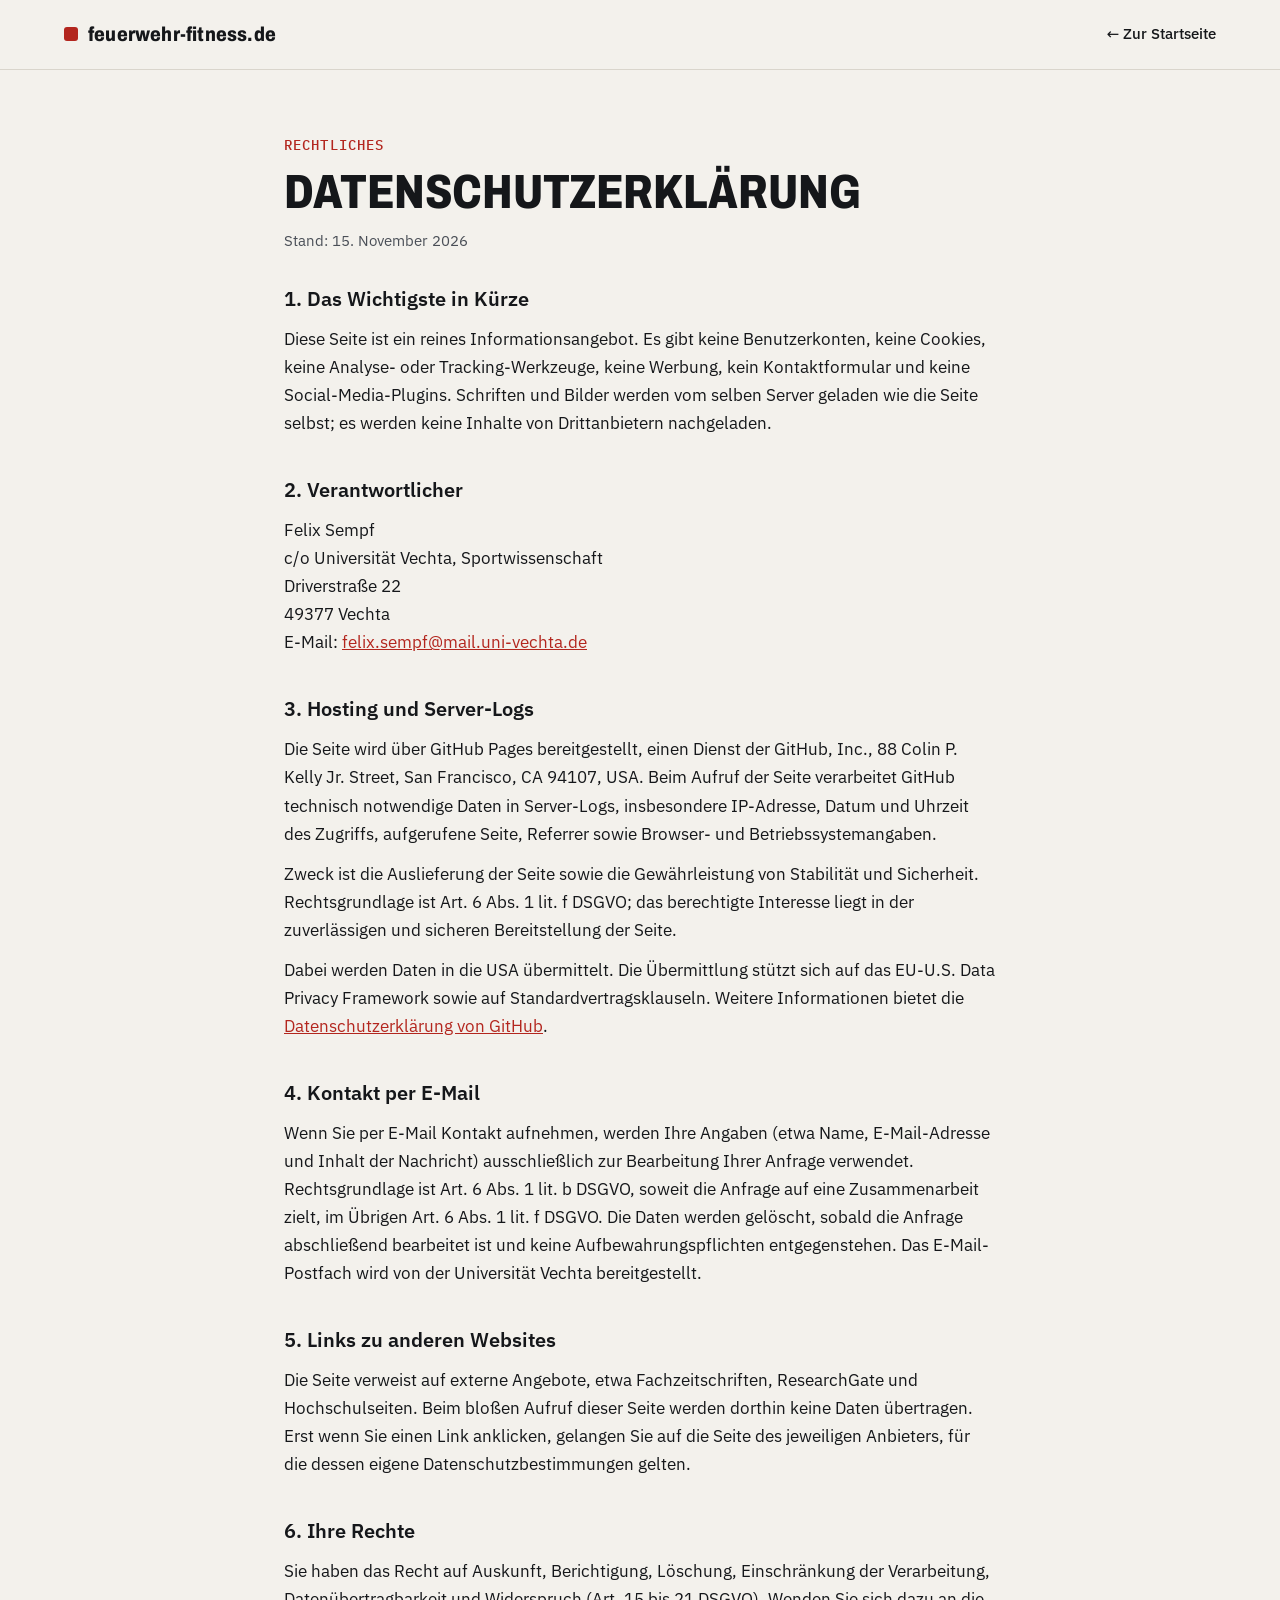
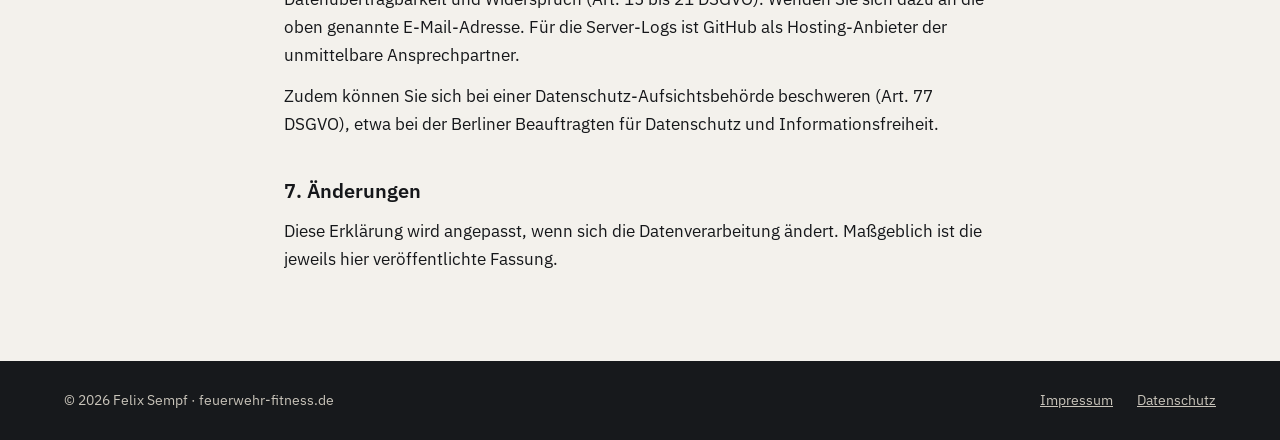
<file: datenschutz.html>
<!doctype html>
<html lang="de">
<head>
<meta charset="utf-8">
<meta name="viewport" content="width=device-width, initial-scale=1">
<title>Datenschutzerklärung – feuerwehr-fitness.de</title>
<link rel="preload" href="assets/fonts/archivo.woff2" as="font" type="font/woff2" crossorigin>
<link rel="icon" href="assets/img/favicon.svg" type="image/svg+xml">
<link rel="stylesheet" href="assets/css/style.css">
</head>
<body>
<div class="s-4fcab6" style="background: #F3F1EC; color: #15171A; font-family: 'IBM Plex Sans', system-ui, sans-serif; font-size: 17px; line-height: 1.65; min-height: 100vh">
<header style="border-bottom: 1px solid #D9D5CC">
<nav style="max-width: 1200px; margin: 0 auto; padding: 18px 24px; display: flex; flex-wrap: wrap; align-items: center; justify-content: space-between; gap: 12px 32px">
<a href="index.html" style="display: flex; align-items: center; gap: 10px; text-decoration: none; color: #15171A; min-height: 44px">
<span style="width: 14px; height: 14px; border-radius: 3px; background: #B3261E"></span>
<span class="s-e23c64" style="font-family: 'Archivo', sans-serif; font-stretch: 85%; font-weight: 800; font-size: 20px; letter-spacing: 0.01em">feuerwehr-fitness.de</span>
</a>
<a href="index.html" style="color: #15171A; text-decoration: none; font-size: 15px; font-weight: 500; padding: 10px 0">← Zur Startseite</a>
</nav>
</header>

<main style="max-width: 760px; margin: 0 auto; padding: 64px 24px 88px">
<p style="margin: 0 0 10px; font-family: 'IBM Plex Mono', monospace; font-size: 14px; letter-spacing: 0.08em; text-transform: uppercase; color: #B3261E">Rechtliches</p>
<h1 style="margin: 0 0 12px; font-family: 'Archivo', sans-serif; font-stretch: 80%; font-weight: 800; font-size: 48px; line-height: 1.05; text-transform: uppercase">Datenschutz&shy;erklärung</h1>
<p class="s-b309b2" style="margin: 0 0 40px; font-size: 15px; color: #4A4F57">Stand: 15. November 2026</p>

<section style="margin-bottom: 36px">
<h2 class="s-e23c64" style="margin: 0 0 10px; font-size: 20px">1. Das Wichtigste in Kürze</h2>
<p style="margin: 0">Diese Seite ist ein reines Informationsangebot. Es gibt keine Benutzerkonten, keine Cookies, keine Analyse- oder Tracking-Werkzeuge, keine Werbung, kein Kontaktformular und keine Social-Media-Plugins. Schriften und Bilder werden vom selben Server geladen wie die Seite selbst; es werden keine Inhalte von Drittanbietern nachgeladen.</p>
</section>

<section style="margin-bottom: 36px">
<h2 class="s-e23c64" style="margin: 0 0 10px; font-size: 20px">2. Verantwortlicher</h2>
<p style="margin: 0">Felix Sempf<br>c/o Universität Vechta, Sportwissenschaft<br>Driverstraße 22<br>49377 Vechta<br>E-Mail: <a href="mailto:felix.sempf@mail.uni-vechta.de">felix.sempf@mail.uni-vechta.de</a></p>
</section>

<section style="margin-bottom: 36px">
<h2 class="s-e23c64" style="margin: 0 0 10px; font-size: 20px">3. Hosting und Server-Logs</h2>
<p style="margin: 0 0 12px">Die Seite wird über GitHub Pages bereitgestellt, einen Dienst der GitHub, Inc., 88 Colin P. Kelly Jr. Street, San Francisco, CA 94107, USA. Beim Aufruf der Seite verarbeitet GitHub technisch notwendige Daten in Server-Logs, insbesondere IP-Adresse, Datum und Uhrzeit des Zugriffs, aufgerufene Seite, Referrer sowie Browser- und Betriebssystemangaben.</p>
<p style="margin: 0 0 12px">Zweck ist die Auslieferung der Seite sowie die Gewährleistung von Stabilität und Sicherheit. Rechtsgrundlage ist Art. 6 Abs. 1 lit. f DSGVO; das berechtigte Interesse liegt in der zuverlässigen und sicheren Bereitstellung der Seite.</p>
<p style="margin: 0">Dabei werden Daten in die USA übermittelt. Die Übermittlung stützt sich auf das EU-U.S. Data Privacy Framework sowie auf Standardvertragsklauseln. Weitere Informationen bietet die <a href="https://docs.github.com/de/site-policy/privacy-policies/github-general-privacy-statement">Datenschutzerklärung von GitHub</a>.</p>
</section>

<section style="margin-bottom: 36px">
<h2 class="s-e23c64" style="margin: 0 0 10px; font-size: 20px">4. Kontakt per E-Mail</h2>
<p style="margin: 0">Wenn Sie per E-Mail Kontakt aufnehmen, werden Ihre Angaben (etwa Name, E-Mail-Adresse und Inhalt der Nachricht) ausschließlich zur Bearbeitung Ihrer Anfrage verwendet. Rechtsgrundlage ist Art. 6 Abs. 1 lit. b DSGVO, soweit die Anfrage auf eine Zusammenarbeit zielt, im Übrigen Art. 6 Abs. 1 lit. f DSGVO. Die Daten werden gelöscht, sobald die Anfrage abschließend bearbeitet ist und keine Aufbewahrungspflichten entgegenstehen. Das E-Mail-Postfach wird von der Universität Vechta bereitgestellt.</p>
</section>

<section style="margin-bottom: 36px">
<h2 class="s-e23c64" style="margin: 0 0 10px; font-size: 20px">5. Links zu anderen Websites</h2>
<p style="margin: 0">Die Seite verweist auf externe Angebote, etwa Fachzeitschriften, ResearchGate und Hochschulseiten. Beim bloßen Aufruf dieser Seite werden dorthin keine Daten übertragen. Erst wenn Sie einen Link anklicken, gelangen Sie auf die Seite des jeweiligen Anbieters, für die dessen eigene Datenschutzbestimmungen gelten.</p>
</section>

<section style="margin-bottom: 36px">
<h2 class="s-e23c64" style="margin: 0 0 10px; font-size: 20px">6. Ihre Rechte</h2>
<p style="margin: 0 0 12px">Sie haben das Recht auf Auskunft, Berichtigung, Löschung, Einschränkung der Verarbeitung, Datenübertragbarkeit und Widerspruch (Art. 15 bis 21 DSGVO). Wenden Sie sich dazu an die oben genannte E-Mail-Adresse. Für die Server-Logs ist GitHub als Hosting-Anbieter der unmittelbare Ansprechpartner.</p>
<p style="margin: 0">Zudem können Sie sich bei einer Datenschutz-Aufsichtsbehörde beschweren (Art. 77 DSGVO), etwa bei der Berliner Beauftragten für Datenschutz und Informationsfreiheit.</p>
</section>

<section>
<h2 class="s-e23c64" style="margin: 0 0 10px; font-size: 20px">7. Änderungen</h2>
<p style="margin: 0">Diese Erklärung wird angepasst, wenn sich die Datenverarbeitung ändert. Maßgeblich ist die jeweils hier veröffentlichte Fassung.</p>
</section>
</main>

<footer style="background: #17191C; color: #C9C4BA; font-size: 14px">
<div class="s-e725d4 s-308516" style="max-width: 1200px; margin: 0 auto; padding: 28px 24px; display: flex; flex-wrap: wrap; gap: 12px 28px; justify-content: space-between">
<span>© 2026 Felix Sempf · feuerwehr-fitness.de</span>
<span style="display: flex; gap: 24px"><a href="impressum.html" style="color: #C9C4BA">Impressum</a><a href="datenschutz.html" style="color: #C9C4BA">Datenschutz</a></span>
</div>
</footer>
</div>

</body>
</html>
</file>
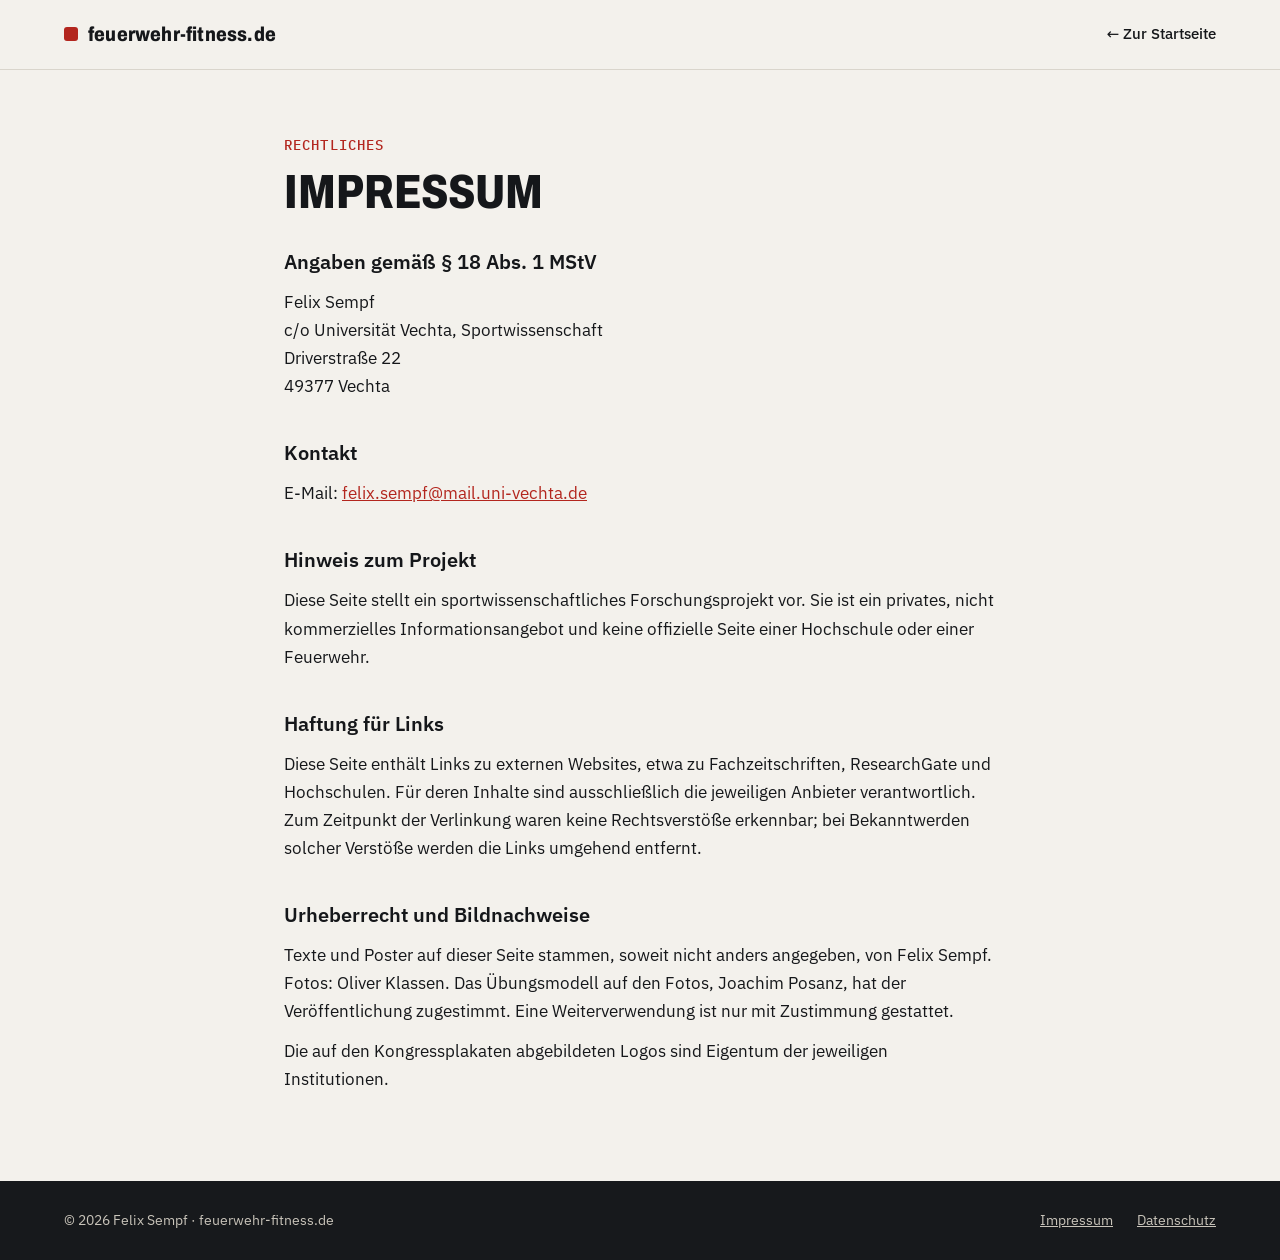
<file: impressum.html>
<!doctype html>
<html lang="de">
<head>
<meta charset="utf-8">
<meta name="viewport" content="width=device-width, initial-scale=1">
<title>Impressum – feuerwehr-fitness.de</title>
<link rel="preload" href="assets/fonts/archivo.woff2" as="font" type="font/woff2" crossorigin>
<link rel="icon" href="assets/img/favicon.svg" type="image/svg+xml">
<link rel="stylesheet" href="assets/css/style.css">
</head>
<body>
<div class="s-4fcab6" style="background: #F3F1EC; color: #15171A; font-family: 'IBM Plex Sans', system-ui, sans-serif; font-size: 17px; line-height: 1.65; min-height: 100vh">
<header style="border-bottom: 1px solid #D9D5CC">
<nav style="max-width: 1200px; margin: 0 auto; padding: 18px 24px; display: flex; flex-wrap: wrap; align-items: center; justify-content: space-between; gap: 12px 32px">
<a href="index.html" style="display: flex; align-items: center; gap: 10px; text-decoration: none; color: #15171A; min-height: 44px">
<span style="width: 14px; height: 14px; border-radius: 3px; background: #B3261E"></span>
<span class="s-e23c64" style="font-family: 'Archivo', sans-serif; font-stretch: 85%; font-weight: 800; font-size: 20px; letter-spacing: 0.01em">feuerwehr-fitness.de</span>
</a>
<a href="index.html" style="color: #15171A; text-decoration: none; font-size: 15px; font-weight: 500; padding: 10px 0">← Zur Startseite</a>
</nav>
</header>

<main style="max-width: 760px; margin: 0 auto; padding: 64px 24px 88px">
<p style="margin: 0 0 10px; font-family: 'IBM Plex Mono', monospace; font-size: 14px; letter-spacing: 0.08em; text-transform: uppercase; color: #B3261E">Rechtliches</p>
<h1 class="s-b309b2" style="margin: 0 0 40px; font-family: 'Archivo', sans-serif; font-stretch: 80%; font-weight: 800; font-size: 48px; line-height: 1.05; text-transform: uppercase">Impressum</h1>

<section style="margin-bottom: 36px">
<h2 class="s-e23c64" style="margin: 0 0 10px; font-size: 20px">Angaben gemäß § 18 Abs. 1 MStV</h2>
<p style="margin: 0">Felix Sempf<br>c/o Universität Vechta, Sportwissenschaft<br>Driverstraße 22<br>49377 Vechta</p>
</section>

<section style="margin-bottom: 36px">
<h2 class="s-e23c64" style="margin: 0 0 10px; font-size: 20px">Kontakt</h2>
<p style="margin: 0">E-Mail: <a href="mailto:felix.sempf@mail.uni-vechta.de">felix.sempf@mail.uni-vechta.de</a></p>
</section>

<section style="margin-bottom: 36px">
<h2 class="s-e23c64" style="margin: 0 0 10px; font-size: 20px">Hinweis zum Projekt</h2>
<p style="margin: 0">Diese Seite stellt ein sportwissenschaftliches Forschungsprojekt vor. Sie ist ein privates, nicht kommerzielles Informationsangebot und keine offizielle Seite einer Hochschule oder einer Feuerwehr.</p>
</section>

<section style="margin-bottom: 36px">
<h2 class="s-e23c64" style="margin: 0 0 10px; font-size: 20px">Haftung für Links</h2>
<p style="margin: 0">Diese Seite enthält Links zu externen Websites, etwa zu Fachzeitschriften, ResearchGate und Hochschulen. Für deren Inhalte sind ausschließlich die jeweiligen Anbieter verantwortlich. Zum Zeitpunkt der Verlinkung waren keine Rechtsverstöße erkennbar; bei Bekanntwerden solcher Verstöße werden die Links umgehend entfernt.</p>
</section>

<section>
<h2 class="s-e23c64" style="margin: 0 0 10px; font-size: 20px">Urheberrecht und Bildnachweise</h2>
<p style="margin: 0 0 12px">Texte und Poster auf dieser Seite stammen, soweit nicht anders angegeben, von Felix Sempf. Fotos: Oliver Klassen. Das Übungsmodell auf den Fotos, Joachim Posanz, hat der Veröffentlichung zugestimmt. Eine Weiterverwendung ist nur mit Zustimmung gestattet.</p>
<p style="margin: 0">Die auf den Kongressplakaten abgebildeten Logos sind Eigentum der jeweiligen Institutionen.</p>
</section>
</main>

<footer style="background: #17191C; color: #C9C4BA; font-size: 14px">
<div class="s-e725d4 s-308516" style="max-width: 1200px; margin: 0 auto; padding: 28px 24px; display: flex; flex-wrap: wrap; gap: 12px 28px; justify-content: space-between">
<span>© 2026 Felix Sempf · feuerwehr-fitness.de</span>
<span style="display: flex; gap: 24px"><a href="impressum.html" style="color: #C9C4BA">Impressum</a><a href="datenschutz.html" style="color: #C9C4BA">Datenschutz</a></span>
</div>
</footer>
</div>

</body>
</html>
</file>
<file: assets/css/style.css>
@font-face{font-family:'Archivo';font-style:normal;font-weight:100 900;font-stretch:62% 125%;font-display:swap;src:url(../fonts/archivo.woff2) format('woff2')}
@font-face{font-family:'IBM Plex Sans';font-style:normal;font-weight:400;font-display:swap;src:url(../fonts/ibm-plex-sans-400.woff2) format('woff2')}
@font-face{font-family:'IBM Plex Sans';font-style:normal;font-weight:500;font-display:swap;src:url(../fonts/ibm-plex-sans-500.woff2) format('woff2')}
@font-face{font-family:'IBM Plex Sans';font-style:normal;font-weight:600;font-display:swap;src:url(../fonts/ibm-plex-sans-600.woff2) format('woff2')}
@font-face{font-family:'IBM Plex Mono';font-style:normal;font-weight:500;font-display:swap;src:url(../fonts/ibm-plex-mono-500.woff2) format('woff2')}
*,*::before,*::after{box-sizing:border-box}
html{scroll-behavior:smooth}
body{margin:0;background:#F3F1EC}
img{max-width:100%}
a{color:#B3261E}a:hover{color:#7E1A14}
button{font:inherit}
:focus-visible{outline:3px solid #B3261E;outline-offset:3px}
.ex-grid{grid-template-columns:repeat(8,minmax(0,1fr))}
.ex-img{aspect-ratio:2/3}
.ex-name{font-size:15px}
.ex-task{font-size:13px}
.ex-name,.ex-task{hyphens:auto;-webkit-hyphens:auto;overflow-wrap:break-word}
@media (max-width:1100px){.ex-grid{grid-template-columns:repeat(4,minmax(0,1fr))}}
@media (min-width:601px){header{position:sticky;top:0;z-index:50;background:#F3F1EC}section[id]{scroll-margin-top:76px}}
.to-top{position:fixed;right:20px;bottom:20px;z-index:900;width:48px;height:48px;border-radius:12px;background:#15171A;color:#F3F1EC;display:flex;align-items:center;justify-content:center;box-shadow:0 4px 14px rgba(0,0,0,.18);transition:opacity .2s}
.to-top:hover{background:#B3261E;color:#FFFFFF}
@media (max-width:600px){.to-top{right:16px;bottom:16px;width:44px;height:44px}}
@media (max-width:600px){.s-0250e6,.s-a67437{padding:48px 16px !important}.s-05a77a{padding:40px 16px !important}#top{padding:36px 16px 48px !important;gap:32px !important}nav{padding:12px 16px !important}main{padding:40px 16px 56px !important}.s-e725d4{padding:20px !important}.s-308516{padding:24px 16px !important}h1{font-size:34px !important}#top h1{font-size:44px !important}h2{font-size:30px !important}.s-b309b2,.s-19dd7e,.s-28f837,.s-89fa13{margin-bottom:24px !important}h3.s-3ba4f4{font-size:20px !important}.s-e23c64{font-size:17px !important}.s-276eb2,.s-4fcab6{font-size:16px !important}.s-de22bb{font-size:30px !important}.s-f584f0{font-size:26px !important}.s-9e28e4{font-size:22px !important}.s-1b2638,.s-166775,.s-6bde8d,.s-02893c,.s-357fd1{gap:24px !important}.s-6aaab1{gap:28px !important}img[alt="Porträt Felix Sempf"]{max-width:220px !important}}
@media (min-width:601px){.s-0250e6,.s-a67437{padding-top:64px !important;padding-bottom:64px !important}h2.s-b3db9d{font-size:38px !important}.s-b309b2,.s-19dd7e,.s-28f837,.s-89fa13{margin-bottom:28px !important}.pub-poster{max-width:300px !important}#top{padding:32px 24px !important;gap:40px !important;align-items:center !important}#top h1{font-size:clamp(46px,4.2vw,60px) !important}header nav{padding-top:12px !important;padding-bottom:12px !important}#top p.s-e23c64{font-size:18px !important;margin-top:18px !important}#top .s-a9fe08{margin-top:24px !important}#top>.hero-card{flex:0 0 360px !important;max-width:100%;padding:18px 20px !important;border-radius:14px !important}#top .hero-num{font-size:38px !important}#top .hero-desc{font-size:13px !important;line-height:1.45 !important;margin-top:4px !important}#top .hero-card p{font-size:12px !important}#studie>div>div.s-7fd512{align-self:center !important}#top .s-791bff{margin-bottom:12px !important}#top .s-57b8ab{gap:14px 20px !important}#top .s-885560{margin-top:16px !important;padding-top:14px !important}#top .s-15e20e{margin-bottom:10px !important}#projekt>div{padding-top:40px !important;padding-bottom:48px !important}#projekt .s-89fa13{margin-bottom:22px !important}#projekt h2{flex-basis:400px !important}#projekt p.s-276eb2{font-size:15px !important}#projekt .s-e725d4{padding:20px 22px !important}#projekt h3{font-size:21px !important;margin:6px 0 4px !important}#projekt .s-e725d4 p{font-size:15px !important;line-height:1.55 !important}}
.pub-cb,.pub-toggle{display:none}
@media (max-width:600px){.pub{padding:18px !important;gap:8px !important}.pub-year{flex:0 0 100% !important;display:flex;align-items:center;gap:10px}.pub-year>div:first-child{font-size:20px !important}.pub-year>div:nth-child(2){margin-top:0 !important}.pub-body{flex-basis:100% !important}.pub-body h3{font-size:17px !important}.pub-desc,.pub-poster{display:none !important}.pub:has(.pub-cb:checked) .pub-desc{display:block !important;margin-bottom:10px !important}.pub:has(.pub-cb:checked) .pub-poster{display:block !important;max-width:100% !important}.pub-cb{position:absolute;opacity:0;width:1px;height:1px}.pub-toggle{display:inline-flex;align-items:center;min-height:44px;margin-top:4px;font-size:15px;font-weight:600;color:#B3261E;cursor:pointer}.pub-toggle::after{content:"Mehr anzeigen \25BE"}.pub:has(.pub-cb:checked) .pub-toggle::after{content:"Weniger anzeigen \25B4"}.pub-cb:focus-visible+.pub-toggle{outline:3px solid #B3261E;outline-offset:3px}}
@media (max-width:600px){.ex-grid{gap:10px !important;grid-template-columns:repeat(2,minmax(0,1fr))}.ex-card{padding:8px !important;gap:10px !important;border-radius:12px !important}.ex-text{padding:0 4px 4px !important}.ex-name{font-size:15px}.ex-task{font-size:13px}}
/* Mobil: Sprachumschalter rechts neben das Logo, damit das Menü zweizeilig bleibt */
@media (max-width:600px){nav{position:relative}.lang-switch{position:absolute;top:12px;right:16px;line-height:44px;padding:0 !important}}
</file>
